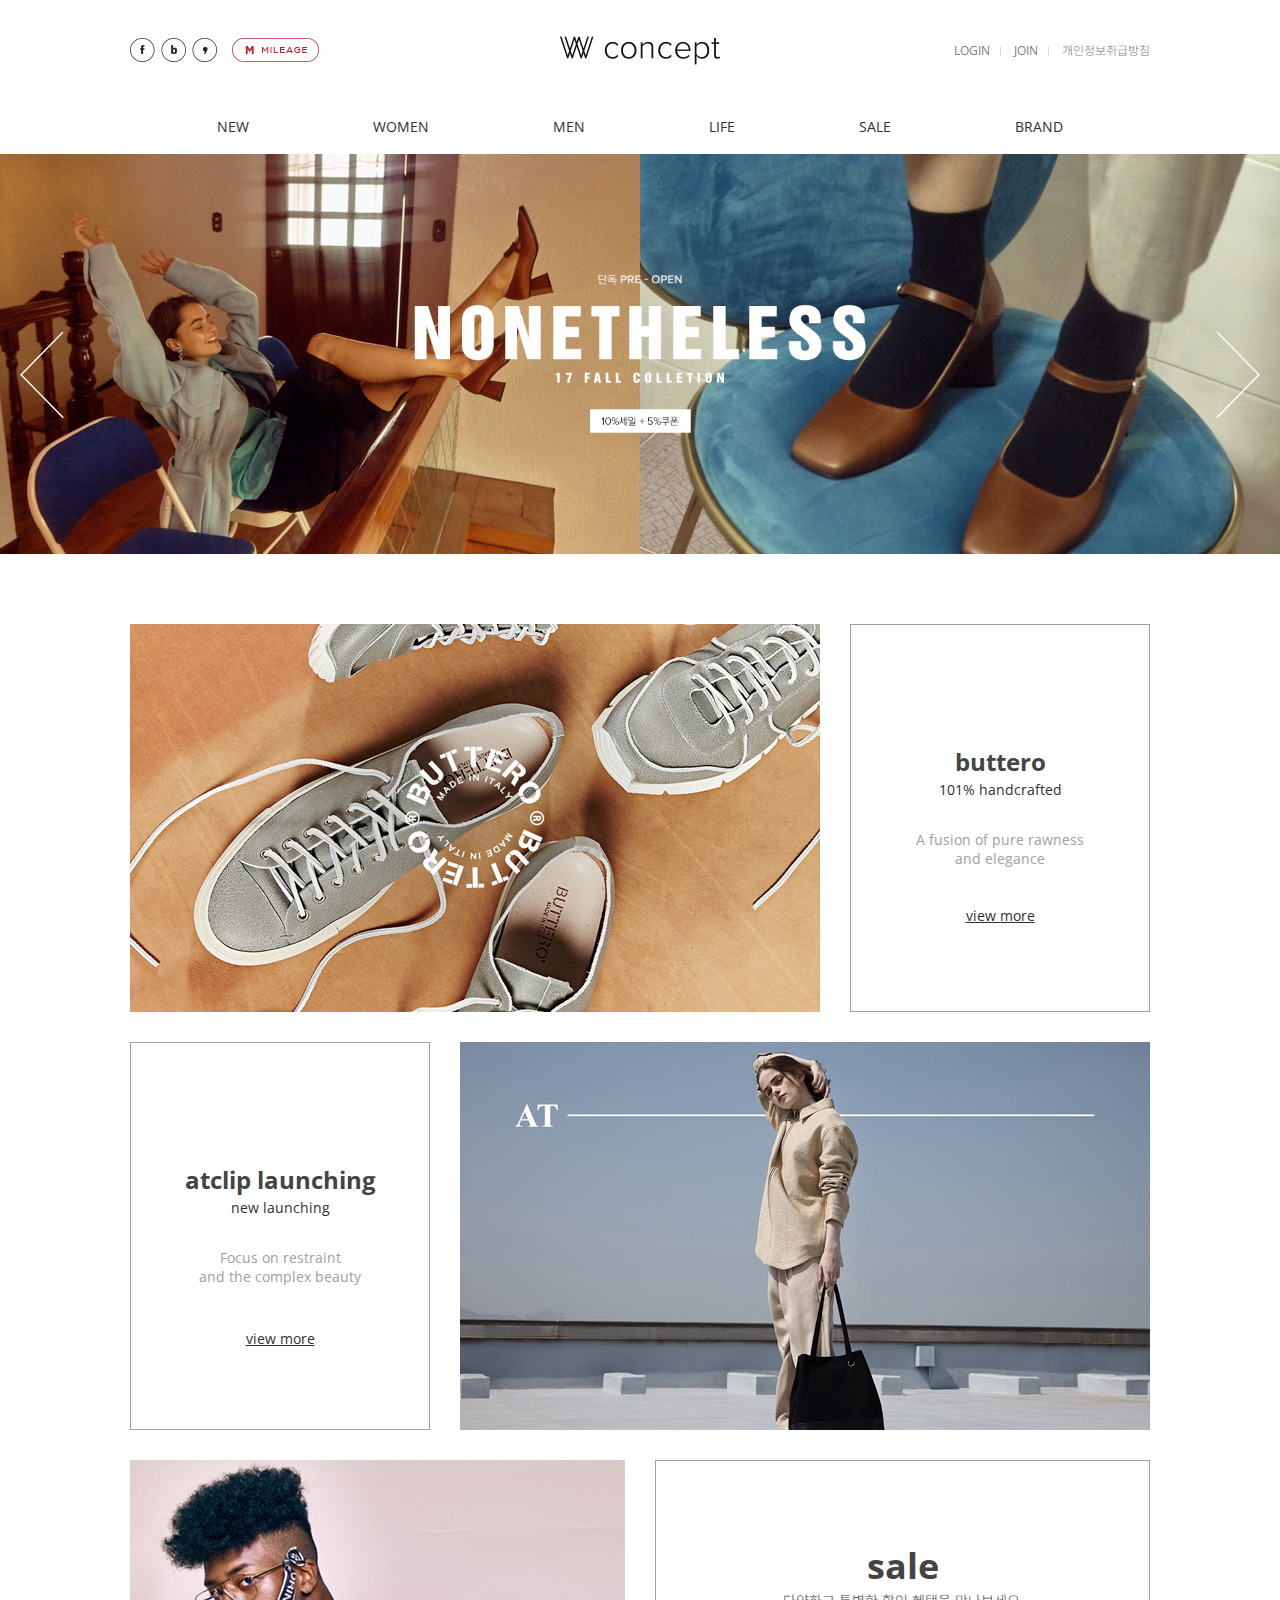
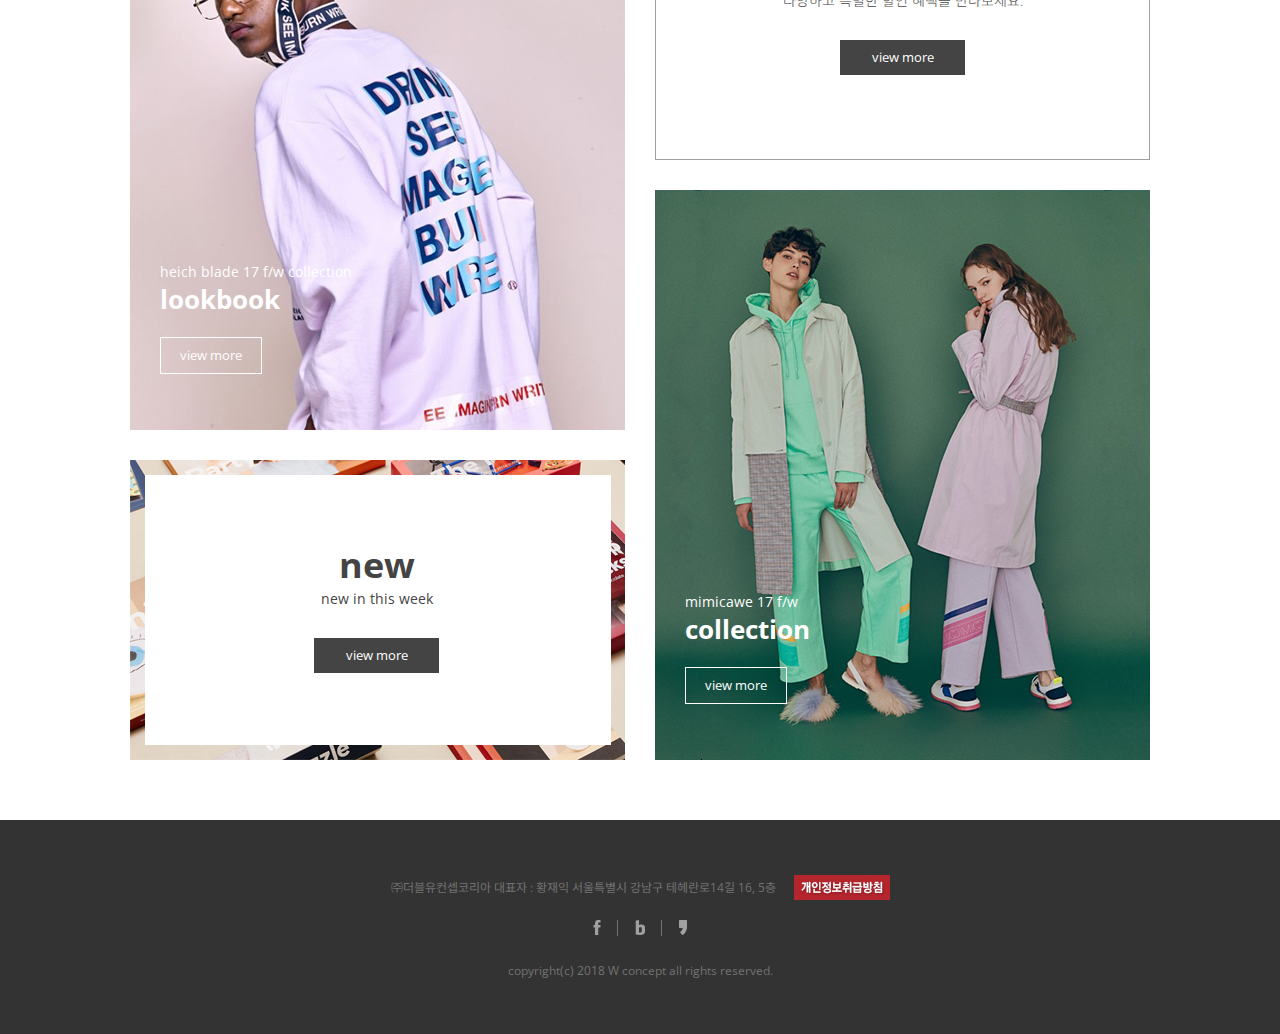
<file: project2/index.html>
<!DOCTYPE html>
<html lang="ko">
<head>
<title>W concept</title>
<meta charset="utf-8">
<meta name="viewport" content="width=device-width, initial-scale=1.0, maximum-scale=1">
<link rel="shortcut icon" type="image/x-icon" href="http://static.wconcept.co.kr/favicon.ico" sizes="16x16">
<link rel="icon" type="image/x-icon" href="http://static.wconcept.co.kr/favicon.ico" sizes="16x16">
<link rel="stylesheet" href="http://fonts.googleapis.com/css?family=Open+Sans:400,300,300italic,400italic,600,600italic,700,700italic,800,800italic">
<link rel="stylesheet" href="https://fonts.googleapis.com/css2?family=Noto+Sans+KR:wght@100;300;400&display=swap">
<link rel="stylesheet" href="css/reset.css">
<link rel="stylesheet" href="css/style.css">
<script src="http://code.jquery.com/jquery-1.10.1.min.js"></script>
<script src="js/main.js"></script>
<!-- http://www.wconcept.co.kr -->
</head>

<body>
<div class="container">
	<div id="skip_navi" class="skip_navi">
		<div class="skip_wrap">
			<a href="#section1">본문 내용 바로가기</a>
			<a href="#nav">주 메뉴 바로가기</a>
		</div>
	</div>
	<div class="header">
		<div class="signature"><a href=""><img src="images/logo.png" alt="logo"></a></div>
		<div class="social">
			<ul>
				<li><a href=""><img src="images/social_icon1.gif" alt=""></a></li>
				<li><a href=""><img src="images/social_icon2.gif" alt=""></a></li>
				<li><a href=""><img src="images/social_icon3.gif" alt=""></a></li>
			</ul>
			<div class="mileage_btn"><a href=""><img src="images/btn_mileage.gif" alt=""></a></div>
		</div>
		<div class="location">
			<ul>
				<li><a href="">Login</a></li>
				<li><a href="">Join</a></li>
				<li><a href="">개인정보취급방침</a></li>
			</ul>
		</div>
	</div>
	<div id="nav" class="nav">
		<ul>
			<li>
				<a href="">NEW</a>
				<ul class="sub">
					<li><a href="">ARRIVED</a></li>
					<li><a href="">NEW</a></li>
				</ul>
			</li>
			<li>
				<a href="">WOMEN</a>
				<ul class="sub">
					<li><a href="">APPAREL</a></li>
					<li><a href="">SHOES</a></li>
					<li><a href="">BAGS</a></li>
					<li><a href="">ACCESSORIES</a></li>
				</ul>
			</li>
			<li>
				<a href="">MEN</a>
				<ul class="sub">
					<li><a href="">APPAREL</a></li>
					<li><a href="">SHOES</a></li>
					<li><a href="">BAG & ACC</a></li>
				</ul>
			</li>
			<li>
				<a href="">LIFE</a>
				<ul class="sub">
					<li><a href="">APARTMENT</a></li>
					<li><a href="">ELECTRONICS</a></li>
					<li><a href="">CULTURE</a></li>
					<li><a href="">BEAUTY</a></li>
				</ul>
			</li>
			<li>
				<a href="">SALE</a>
				<ul class="sub">
					<li><a href="">SALE</a></li>
					<li><a href="">SALE EVENT</a></li>
				</ul>
			</li>
			<li>
				<a href="">BRAND</a>
				<ul class="sub">
					<li><a href="">EXCLUSIVE</a></li>
					<li><a href="">TOP</a></li>
				</ul>
			</li>
		</ul>
	</div>
	<div class="hero">
		<ul class="gallery">
			<li><img src="images/key1.jpg" alt=""></li>
			<li><img src="images/key2.jpg" alt=""></li>
			<li><img src="images/key3.jpg" alt=""></li>
			<li><img src="images/key4.jpg" alt=""></li>
		</ul>
		<ul class="direction_nav">
			<li class="left"><a href="" title="left"><img src="images/btn_left.png" alt="left"></a></li>
			<li class="right"><a href="" title="right"><img src="images/btn_right.png" alt="right"></a></li>
		</ul>
	</div>
	<section id="section1">
		<div class="pro_top">
			<a href="" class="buttero_img"></a>
			<a href="" class="buttero_txt">
				<h4>buttero</h4>
				<span>101% handcrafted</span>
				<p>A fusion of pure rawness <br>and elegance</p>
				<span class="button">view more</span>
			</a>
		</div>
		<div class="pro_bottom">
			<a href="" class="atclip_txt">
				<h4>atclip launching</h4>
				<span>new launching</span>
				<p>Focus on restraint <br>and the complex beauty</p>
				<span class="button">view more</span>
			</a>
			<a href="" class="atclip_img"></a>
		</div>
	</section>
	<section id="section2">
		<div class="left_cont">
			<a href="" class="heich">
				<img src="images/heich.jpg" alt="heich">
				<div class="heich_txt">
					<p>heich blade 17 f/w collection</p>
					<h4>lookbook</h4>
					<span class="button">view more</span>
				</div>
			</a>
			<a href="" class="new">
				<img src="images/new.png" alt="new">
				<div class="new_txt">
					<h4>new</h4>
					<p>new in this week</p>
					<span class="button">view more</span>
				</div>
			</a>
		</div>
		<div class="right_cont">
			<a href="" class="sale">
				<h4>sale</h4>
				<p>다양하고 특별한 할인 혜택을 만나보세요.</p>
				<span class="button">view more</span>
			</a>
			<a href="" class="mimic">
				<img src="images/mimic.jpg" alt="mimic">
				<div class="mimic_txt">
					<p>mimicawe 17 f/w</p>
					<h4>collection</h4>
					<span class="button">view more</span>
				</div>
			</a>
		</div>
	</section>
	<footer id="footer">
		<div class="footer_cont">
			<span>㈜더블유컨셉코리아 대표자 : 황재익 서울특별시 강남구 테헤란로14길 16, 5층 </span>
			<a href=""><img src="images/private_ot.png" alt="private_ot"></a>
			<div class="sns">
				<ul>
					<li><a href=""><img src="images/facebook_ot.png" alt="facebook"></a></li>
					<li><a href=""><img src="images/blog_ot.png" alt="blog"></a></li>
					<li><a href=""><img src="images/kakao_ot.png" alt="kakao"></a></li>
				</ul>
			</div>
			<p>copyright(c) 2018 W concept all rights reserved.</p>
		</div>
	</footer>
</div>
</body>
</html>
</file>
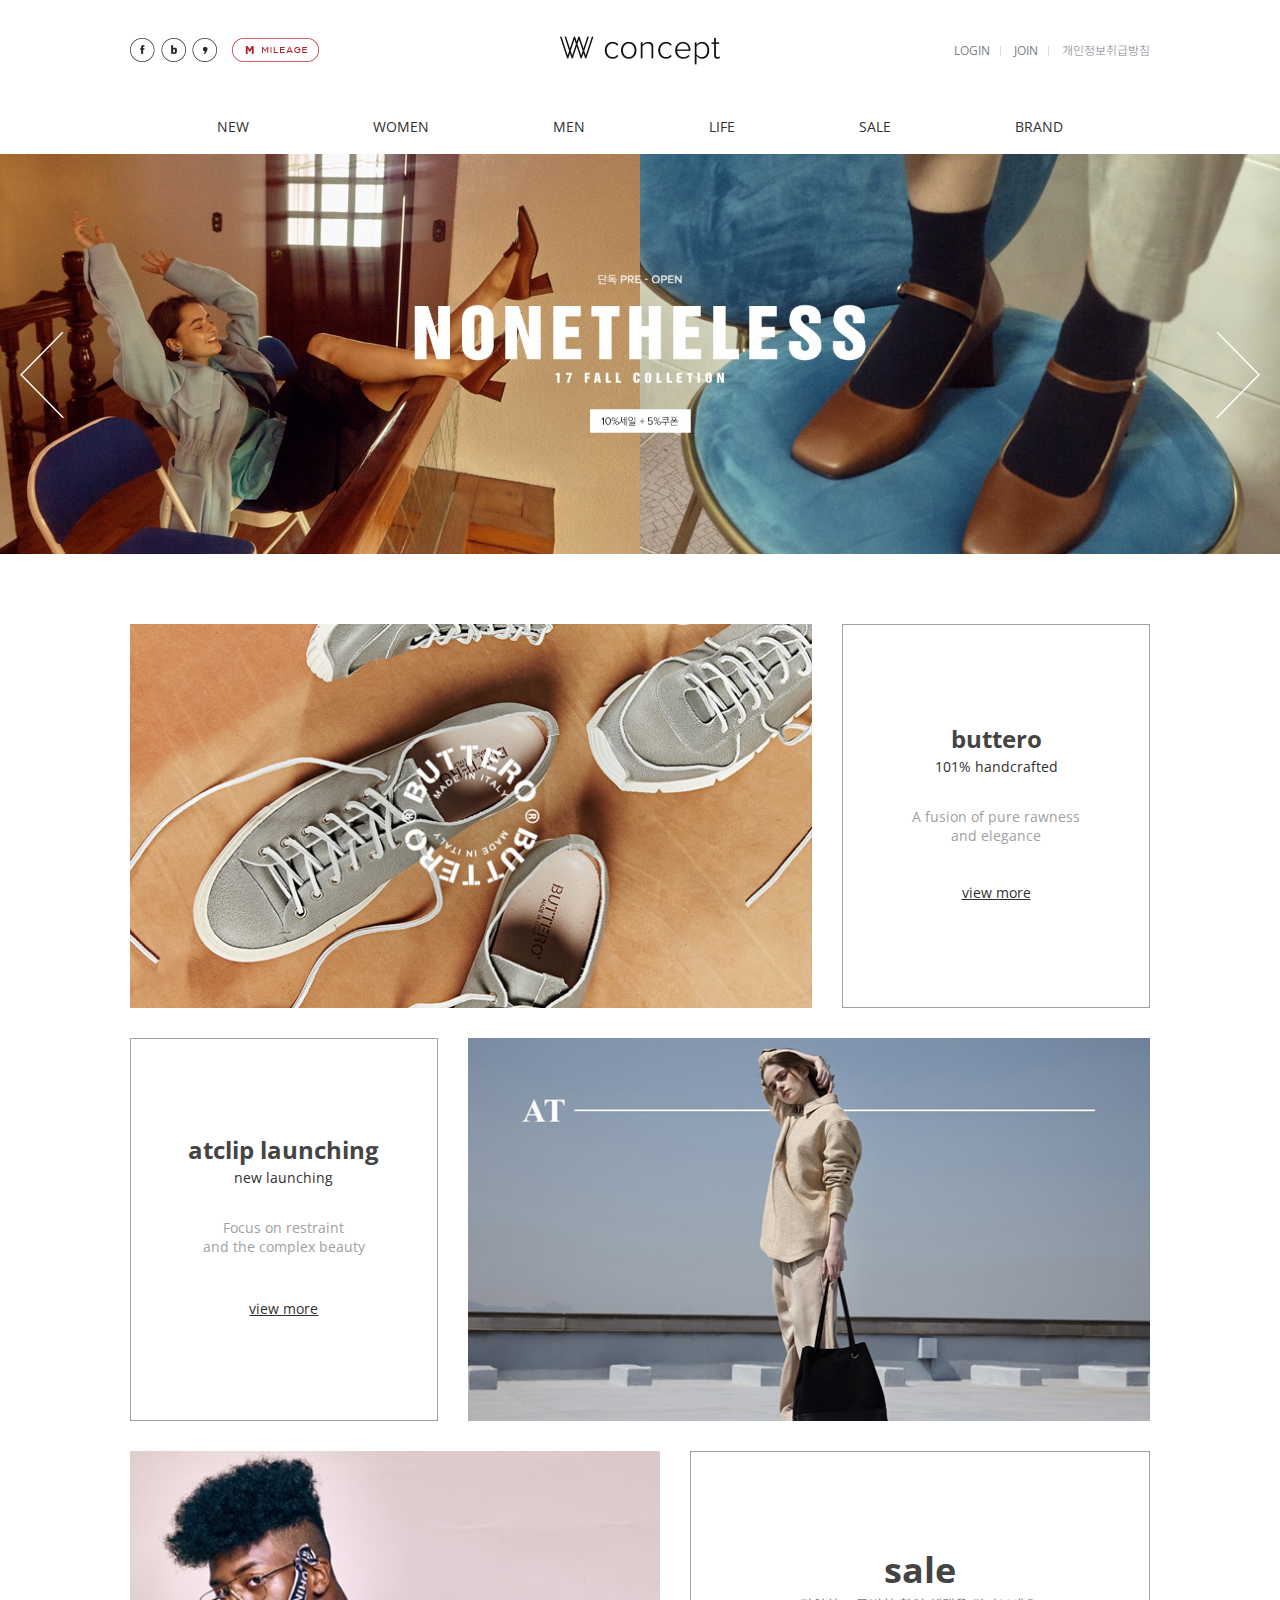
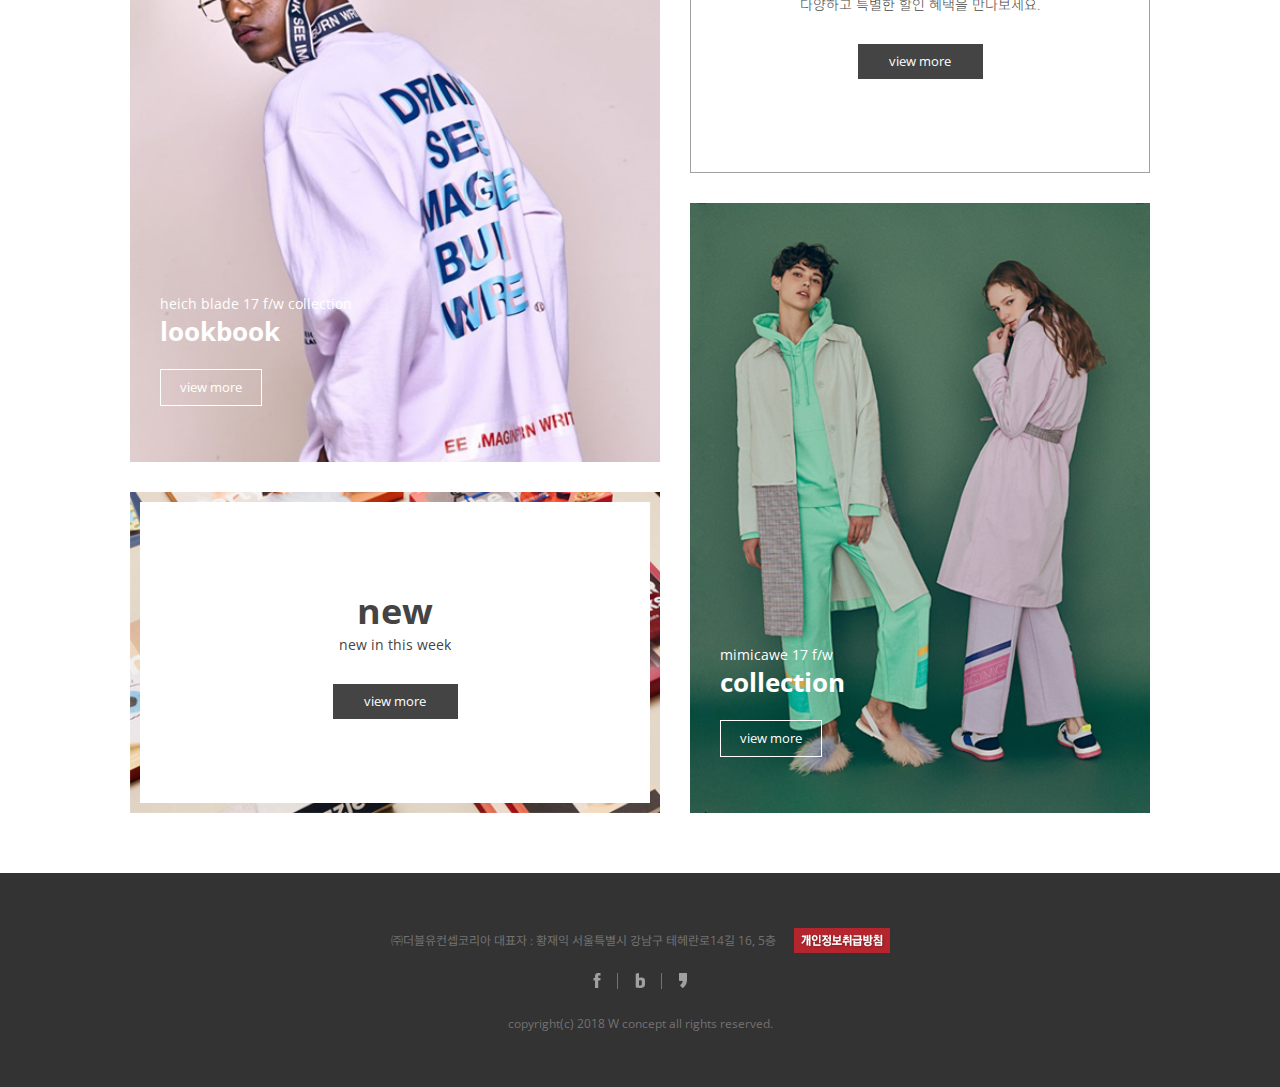
<file: project2/responsive/index.html>
<!DOCTYPE html>
<html lang="ko">
<head>
<title>W concept</title>
<meta charset="utf-8">
<meta name="viewport" content="width=device-width, initial-scale=1.0, maximum-scale=1">
<link rel="shortcut icon" type="image/x-icon" href="http://static.wconcept.co.kr/favicon.ico" sizes="16x16">
<link rel="icon" type="image/x-icon" href="http://static.wconcept.co.kr/favicon.ico" sizes="16x16">
<link rel="stylesheet" href="http://fonts.googleapis.com/css?family=Open+Sans:400,300,300italic,400italic,600,600italic,700,700italic,800,800italic">
<link rel="stylesheet" href="https://fonts.googleapis.com/css2?family=Noto+Sans+KR:wght@100;300;400&display=swap">
<link rel="stylesheet" href="css/reset.css">
<link rel="stylesheet" href="css/style.css">
<script src="http://code.jquery.com/jquery-1.10.1.min.js"></script>
<script src="js/main.js"></script>
<!-- http://www.wconcept.co.kr -->
</head>

<body>
<div class="container">
	<div id="skip_navi" class="skip_navi">
		<div class="skip_wrap">
			<a href="#section1">본문 내용 바로가기</a>
			<a href="#nav">주 메뉴 바로가기</a>
		</div>
	</div>
	<div class="header">
		<div class="signature"><a href=""><img src="images/logo.png" alt="logo"></a></div>
		<div class="social">
			<ul>
				<li><a href=""><img src="images/social_icon1.gif" alt=""></a></li>
				<li><a href=""><img src="images/social_icon2.gif" alt=""></a></li>
				<li><a href=""><img src="images/social_icon3.gif" alt=""></a></li>
			</ul>
			<div class="mileage_btn"><a href=""><img src="images/btn_mileage.gif" alt=""></a></div>
		</div>
		<div class="location">
			<ul>
				<li><a href="">Login</a></li>
				<li><a href="">Join</a></li>
				<li><a href="">개인정보취급방침</a></li>
			</ul>
		</div>
	</div>
	<div id="nav" class="nav">
		<ul>
			<li>
				<a href="">NEW</a>
				<ul class="sub">
					<li><a href="">ARRIVED</a></li>
					<li><a href="">NEW</a></li>
				</ul>
			</li>
			<li>
				<a href="">WOMEN</a>
				<ul class="sub">
					<li><a href="">APPAREL</a></li>
					<li><a href="">SHOES</a></li>
					<li><a href="">BAGS</a></li>
					<li><a href="">ACCESSORIES</a></li>
				</ul>
			</li>
			<li>
				<a href="">MEN</a>
				<ul class="sub">
					<li><a href="">APPAREL</a></li>
					<li><a href="">SHOES</a></li>
					<li><a href="">BAG & ACC</a></li>
				</ul>
			</li>
			<li>
				<a href="">LIFE</a>
				<ul class="sub">
					<li><a href="">APARTMENT</a></li>
					<li><a href="">ELECTRONICS</a></li>
					<li><a href="">CULTURE</a></li>
					<li><a href="">BEAUTY</a></li>
				</ul>
			</li>
			<li>
				<a href="">SALE</a>
				<ul class="sub">
					<li><a href="">SALE</a></li>
					<li><a href="">SALE EVENT</a></li>
				</ul>
			</li>
			<li>
				<a href="">BRAND</a>
				<ul class="sub">
					<li><a href="">EXCLUSIVE</a></li>
					<li><a href="">TOP</a></li>
				</ul>
			</li>
		</ul>
	</div>
	<div class="hero">
		<ul class="gallery">
			<li><img src="images/key1.jpg" alt=""></li>
			<li><img src="images/key2.jpg" alt=""></li>
			<li><img src="images/key3.jpg" alt=""></li>
			<li><img src="images/key4.jpg" alt=""></li>
		</ul>
		<ul class="direction_nav">
			<li class="left"><a href="" title="left"><img src="images/btn_left.png" alt="left"></a></li>
			<li class="right"><a href="" title="right"><img src="images/btn_right.png" alt="right"></a></li>
		</ul>
	</div>
	<section id="section1">
		<div class="pro_top">
			<a href="" class="buttero_img"><img src="images/buttero.jpg" alt="buttero"></a><!-- responsive -->
			<a href="" class="buttero_txt">
				<div class="centered"><!-- responsive -->
					<h4>buttero</h4>
					<span>101% handcrafted</span>
					<p>A fusion of pure rawness <br>and elegance</p>
					<span class="button">view more</span>
				</div>
			</a>
		</div>
		<div class="pro_bottom">
			<a href="" class="atclip_txt">
				<div class="centered"><!-- responsive -->
					<h4>atclip launching</h4>
					<span>new launching</span>
					<p>Focus on restraint <br>and the complex beauty</p>
					<span class="button">view more</span>
				</div>
			</a>
			<a href="" class="atclip_img"><img src="images/atclip.jpg" alt="atclip"></a><!-- responsive -->
		</div>
	</section>
	<section id="section2">
		<div class="left_cont">
			<a href="" class="heich">
				<img src="images/heich.jpg" alt="heich">
				<div class="heich_txt">
					<p>heich blade 17 f/w collection</p>
					<h4>lookbook</h4>
					<span class="button">view more</span>
				</div>
			</a>
			<a href="" class="new">
				<!-- <img src="images/new.png" alt="new"> --><!-- responsive -->
				<div class="new_txt">
					<div class="centered"><!-- responsive -->
						<h4>new</h4>
						<p>new in this week</p>
						<span class="button">view more</span>
					</div>
				</div>
			</a>
		</div>
		<div class="right_cont">
			<a href="" class="sale">
				<div class="centered">
					<h4>sale</h4>
					<p>다양하고 특별한 할인 혜택을 만나보세요.</p>
					<span class="button">view more</span>
				</div>
			</a>
			<a href="" class="mimic">
				<img src="images/mimic.jpg" alt="mimic">
				<div class="mimic_txt">
					<p>mimicawe 17 f/w</p>
					<h4>collection</h4>
					<span class="button">view more</span>
				</div>
			</a>
		</div>
	</section>
	<footer id="footer">
		<div class="footer_cont">
			<span>㈜더블유컨셉코리아 대표자 : 황재익 서울특별시 강남구 테헤란로14길 16, 5층 </span>
			<a href=""><img src="images/private_ot.png" alt="private_ot"></a>
			<div class="sns">
				<ul>
					<li><a href=""><img src="images/facebook_ot.png" alt="facebook"></a></li>
					<li><a href=""><img src="images/blog_ot.png" alt="blog"></a></li>
					<li><a href=""><img src="images/kakao_ot.png" alt="kakao"></a></li>
				</ul>
			</div>
			<p>copyright(c) 2018 W concept all rights reserved.</p>
		</div>
	</footer>
</div>
</body>
</html>
</file>
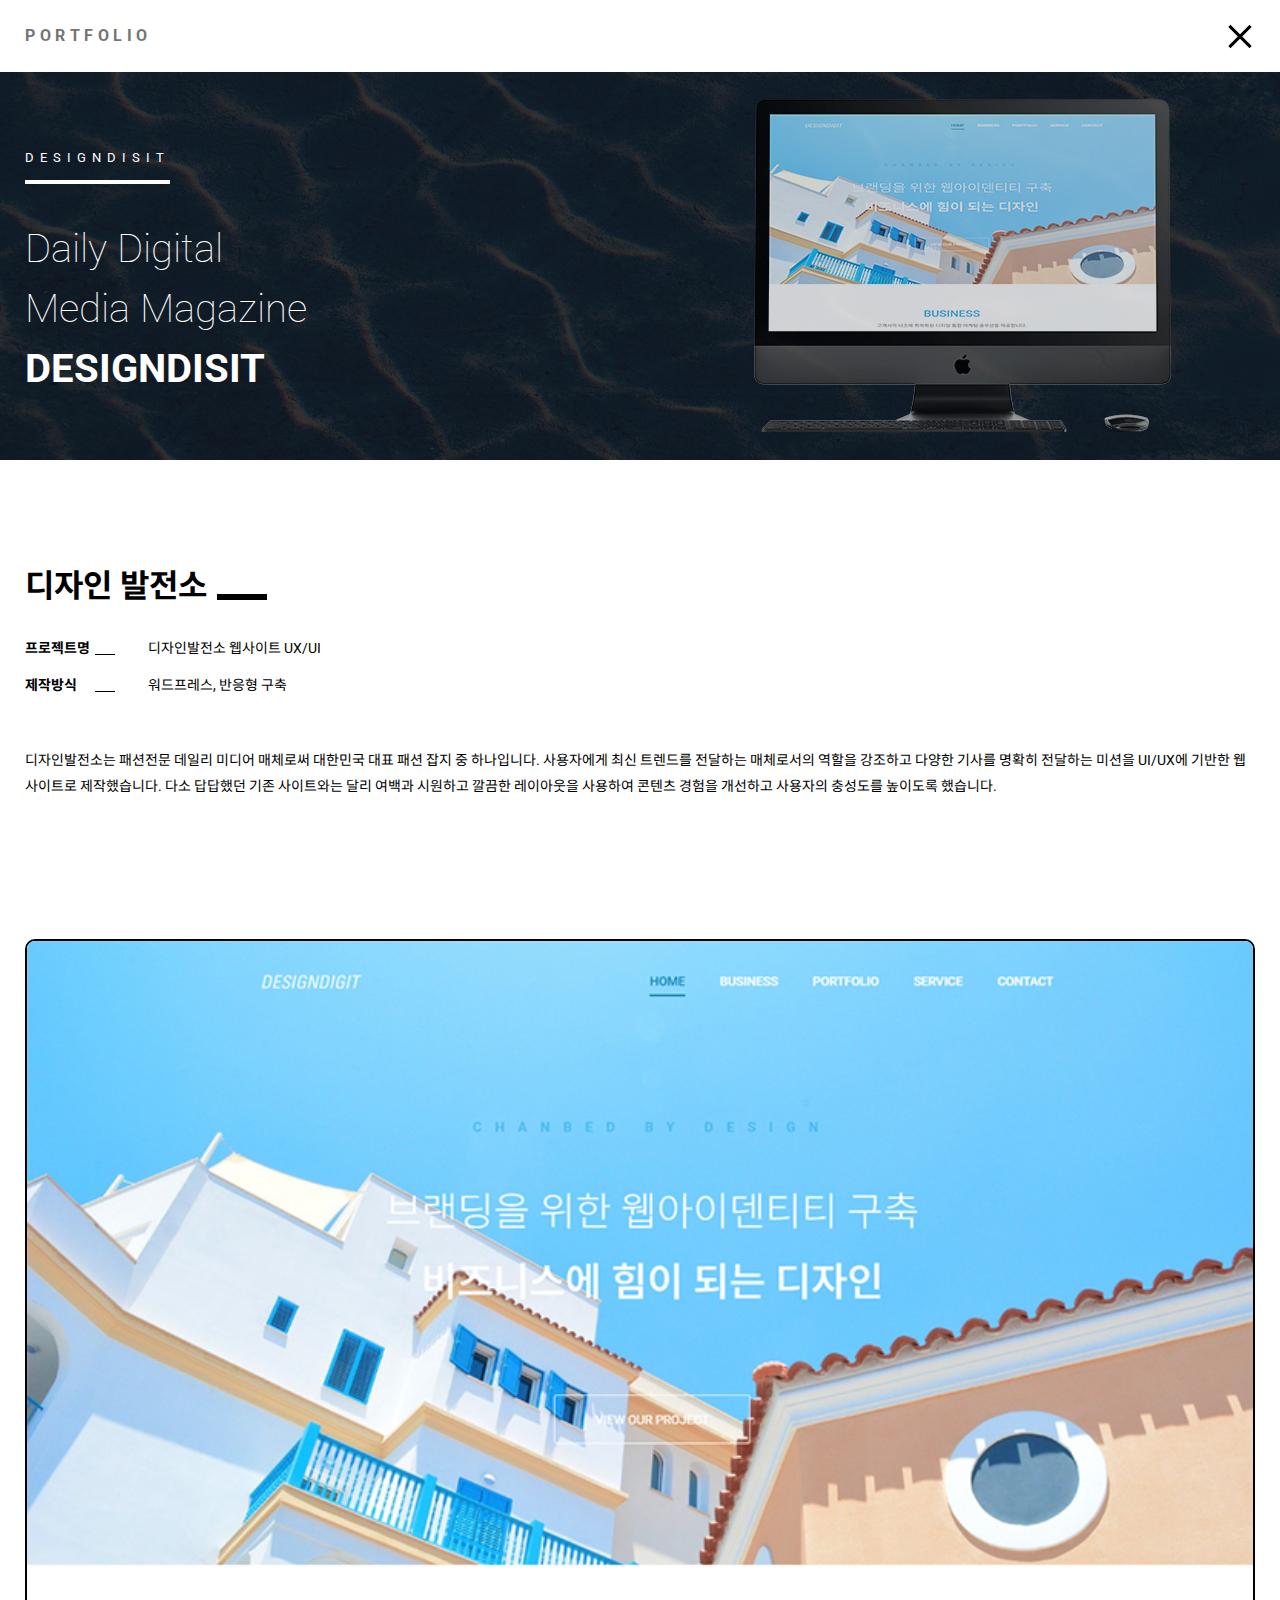
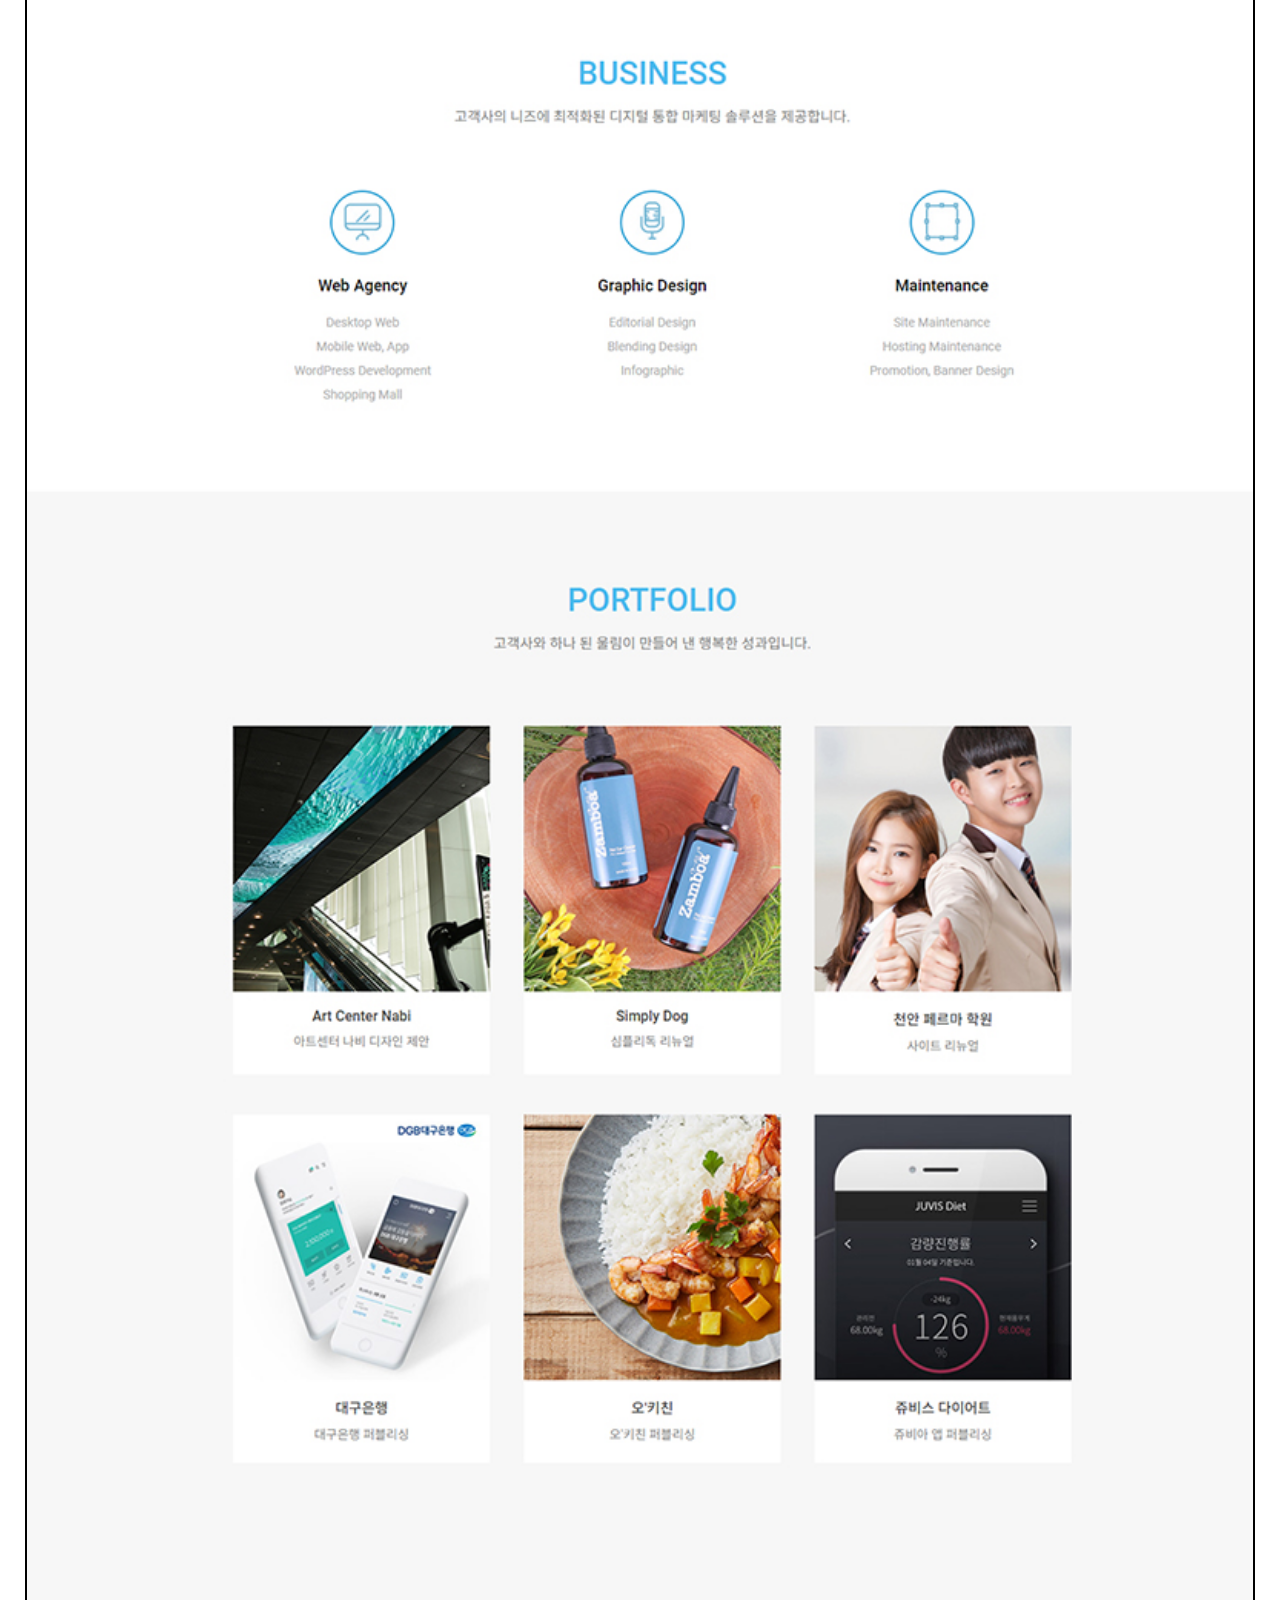
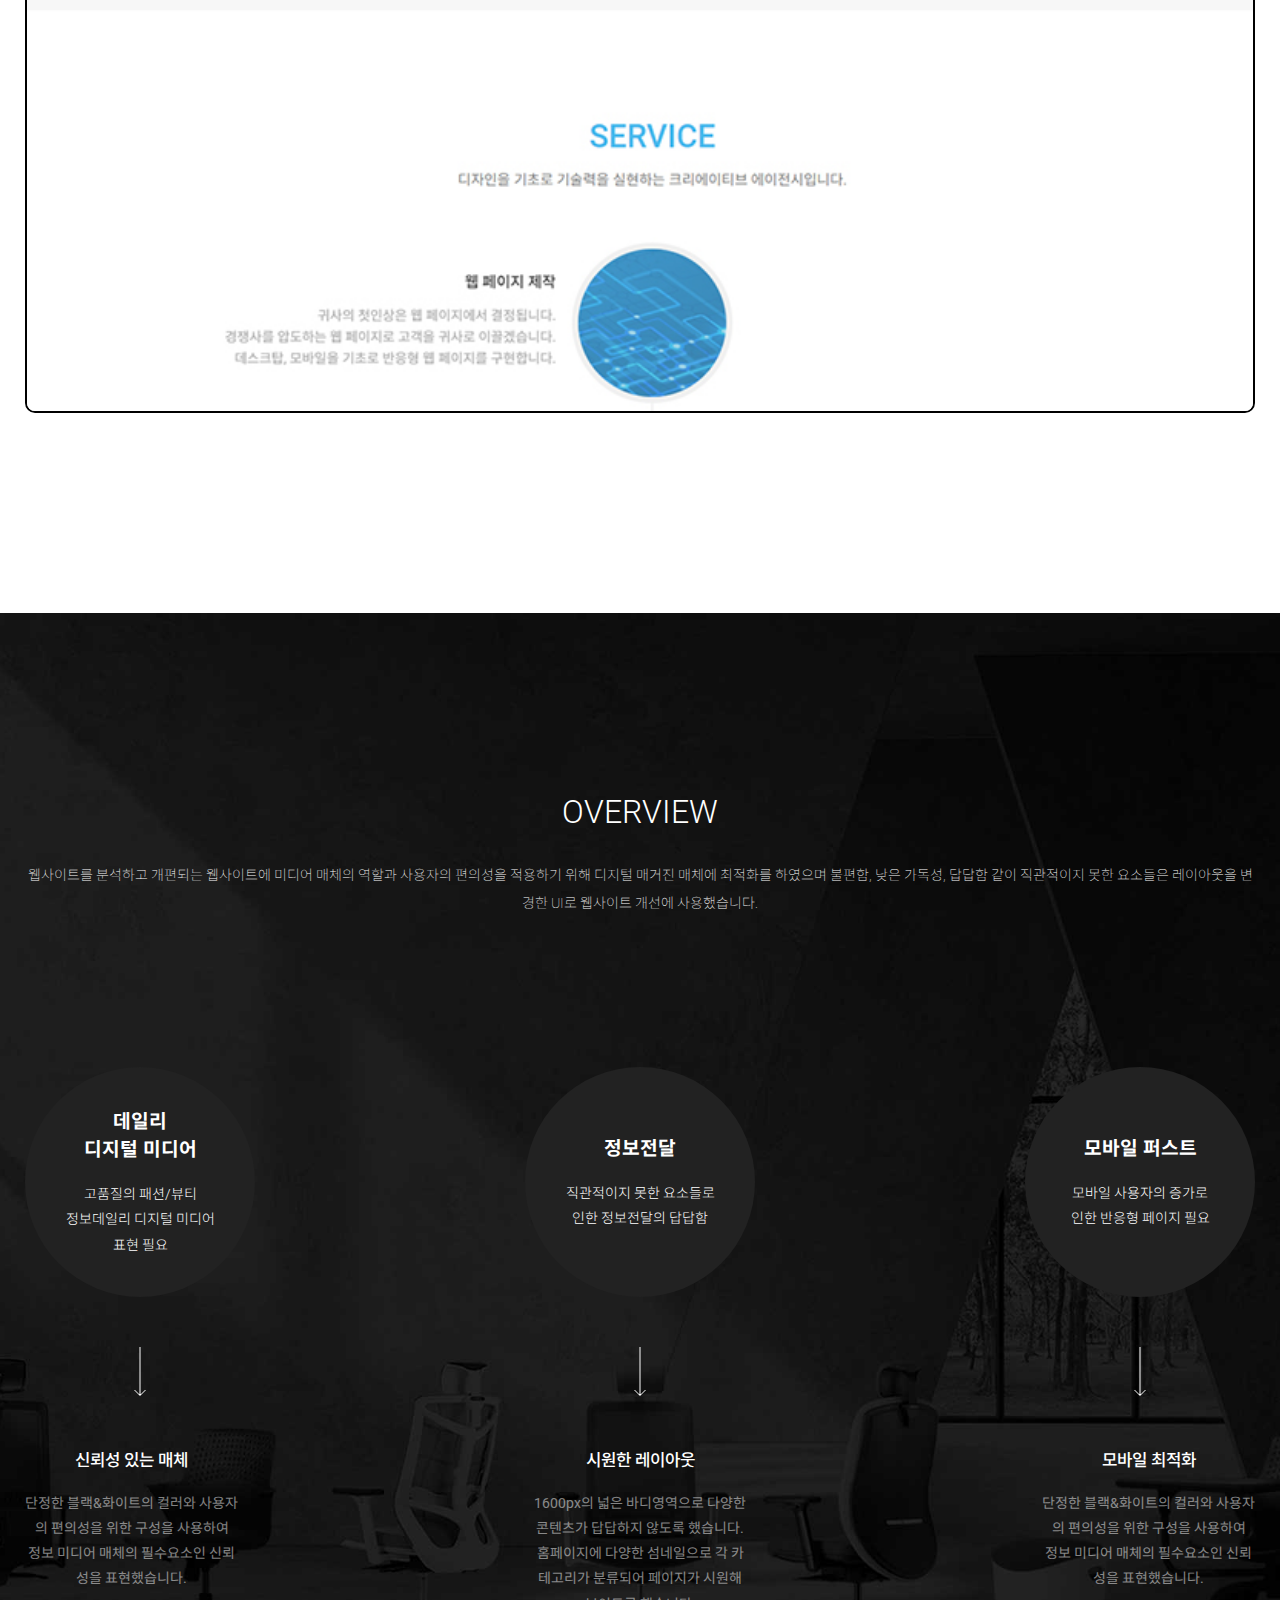
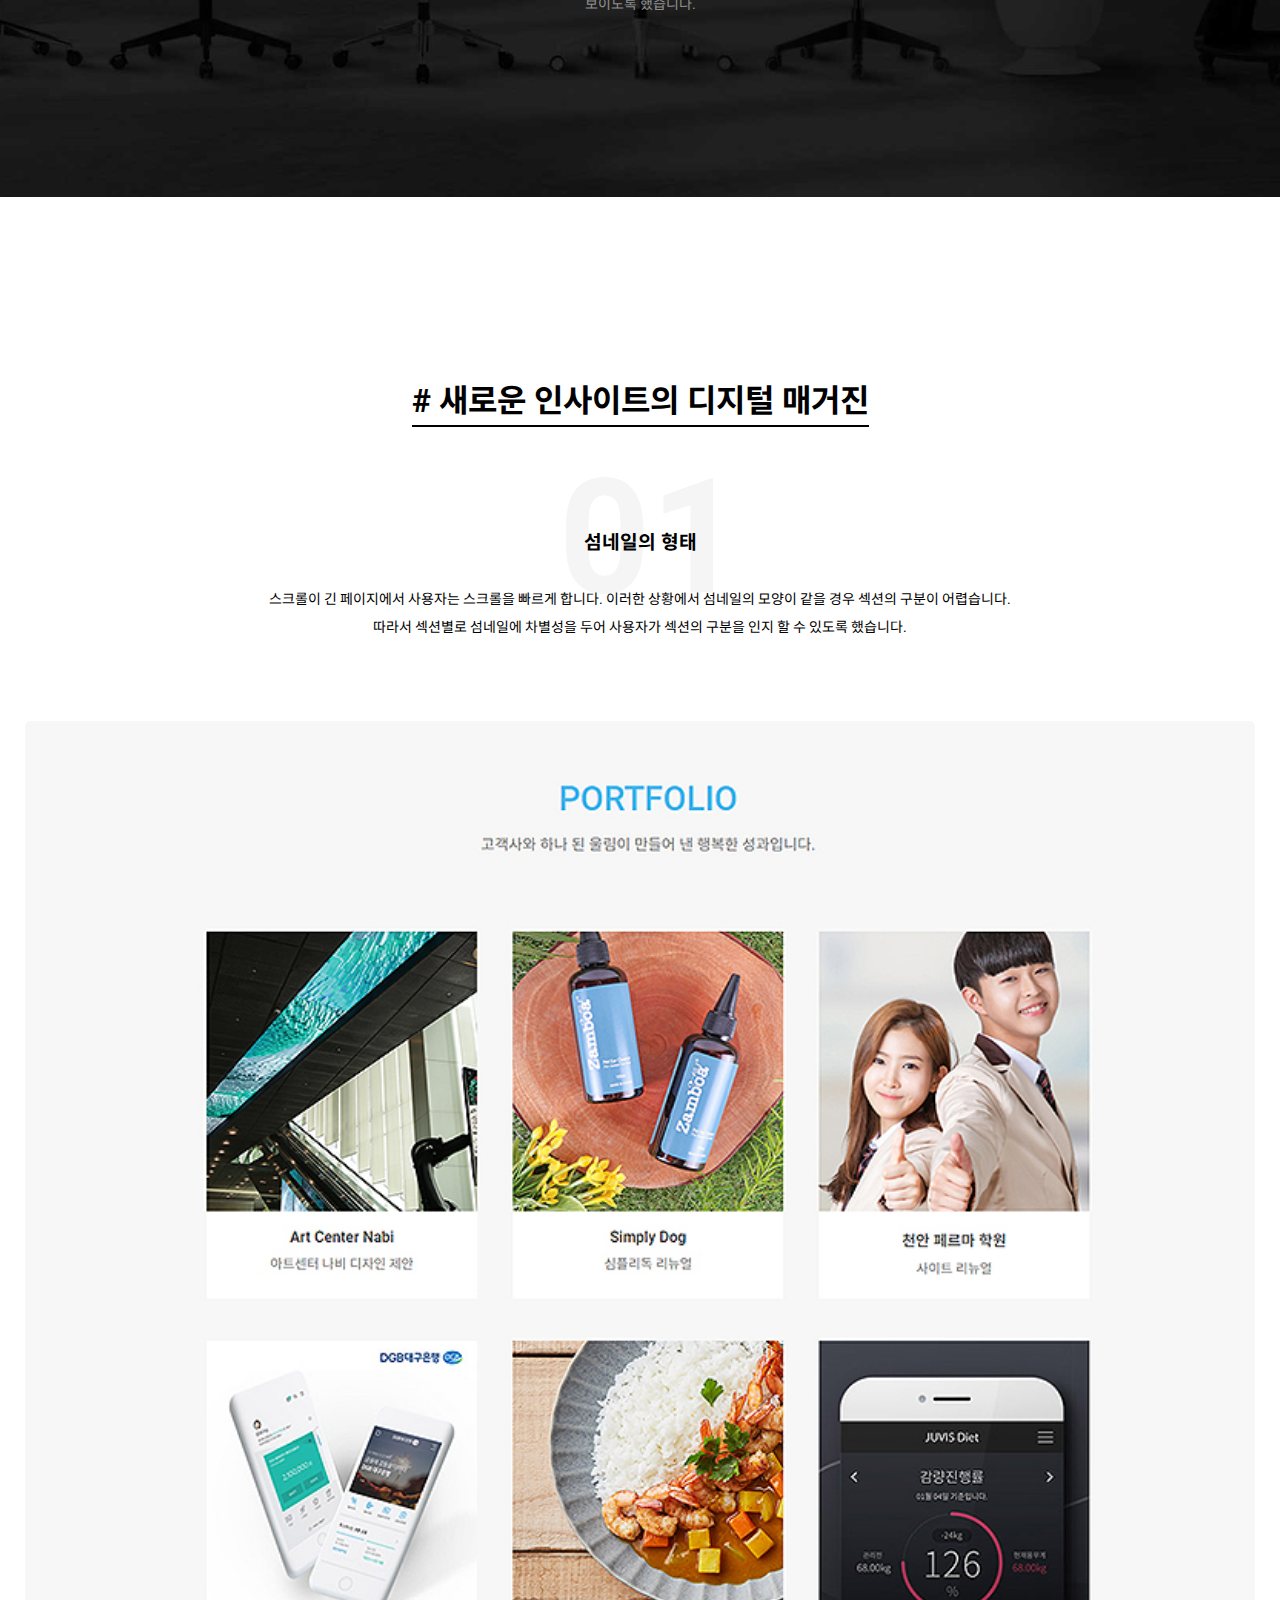
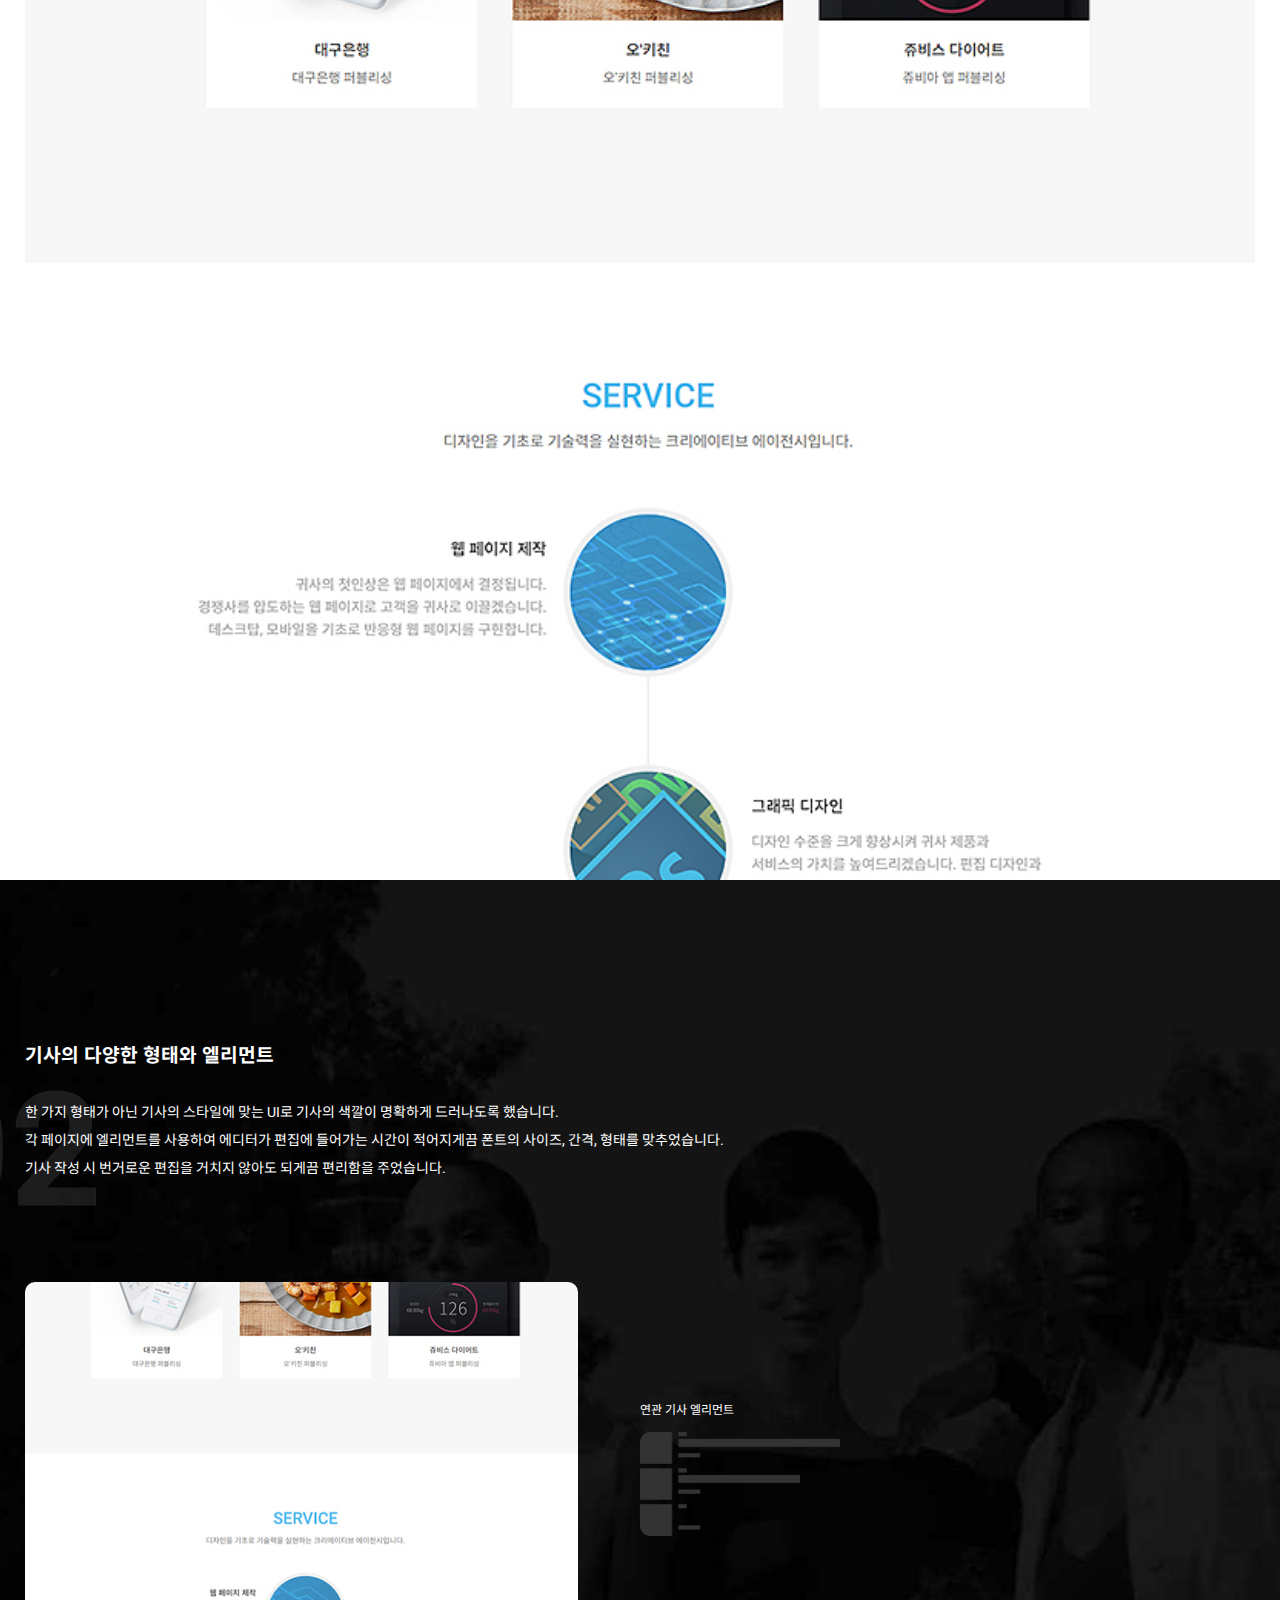
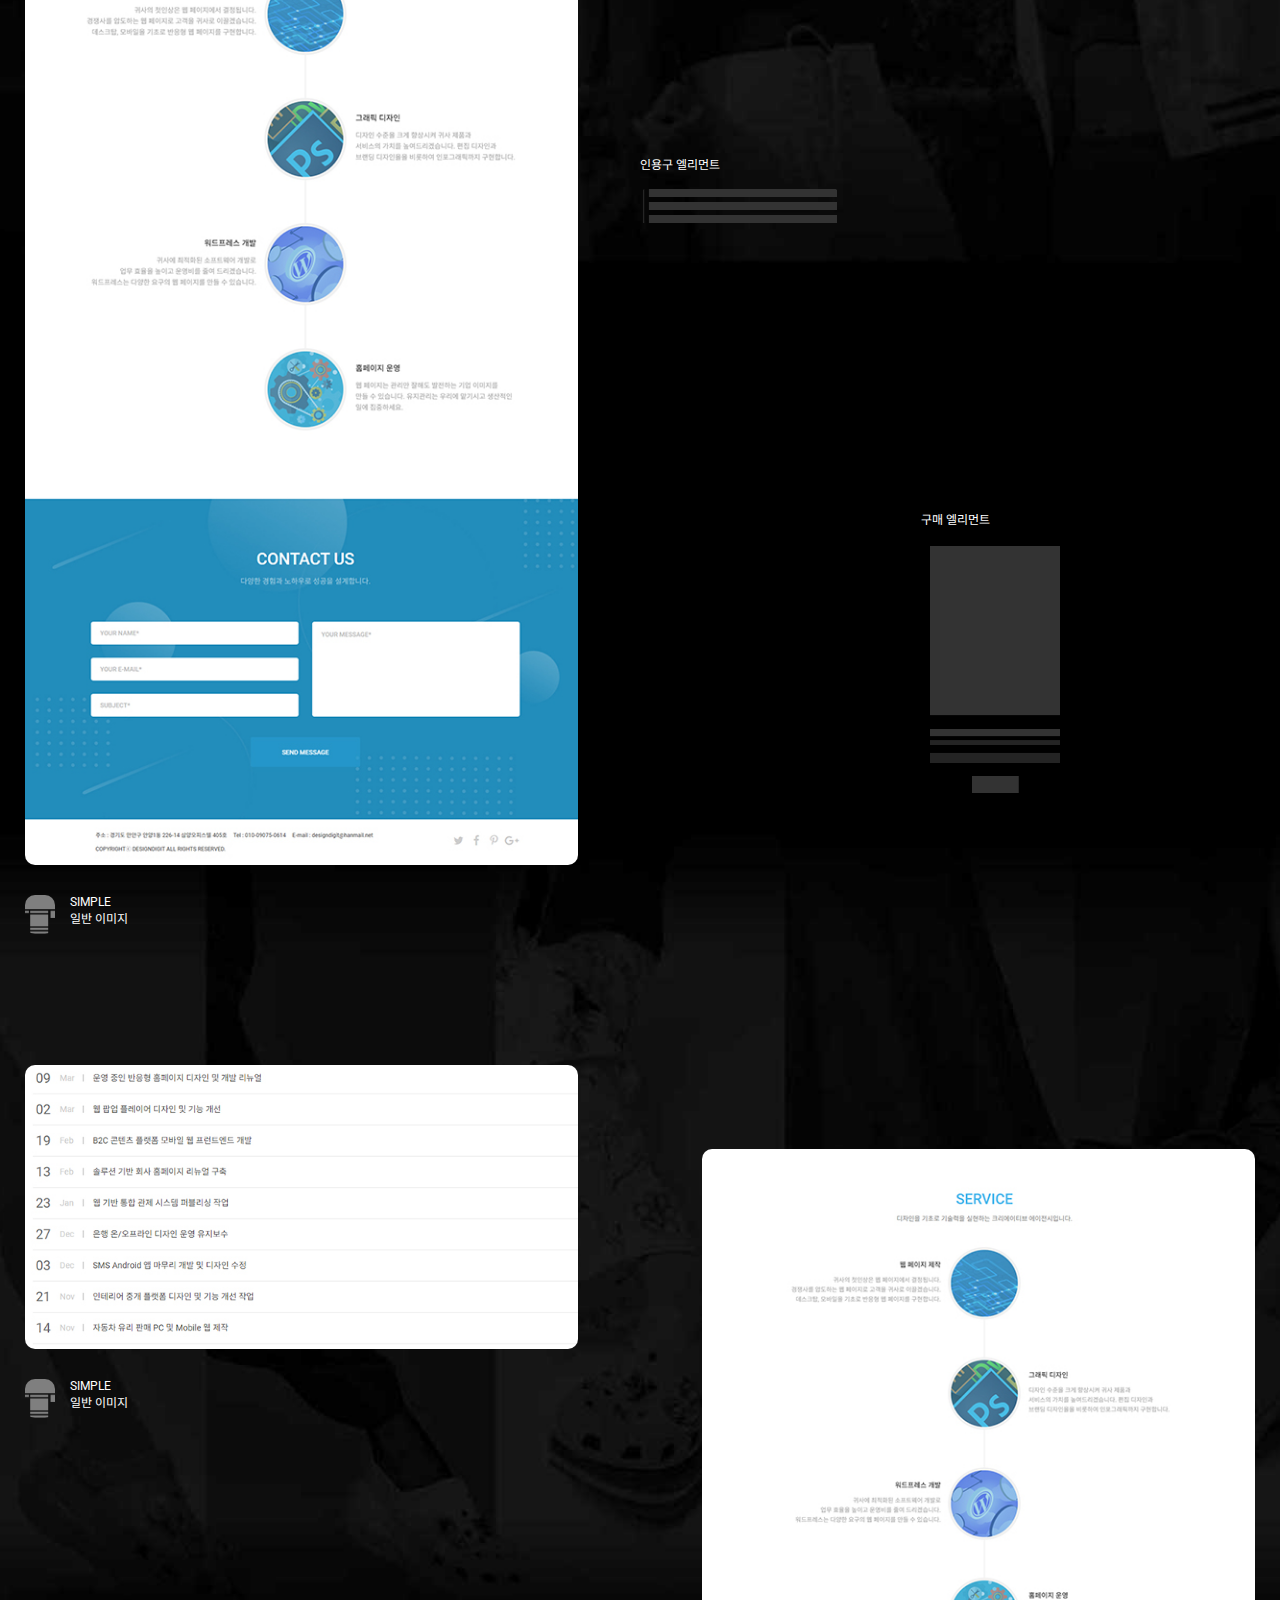
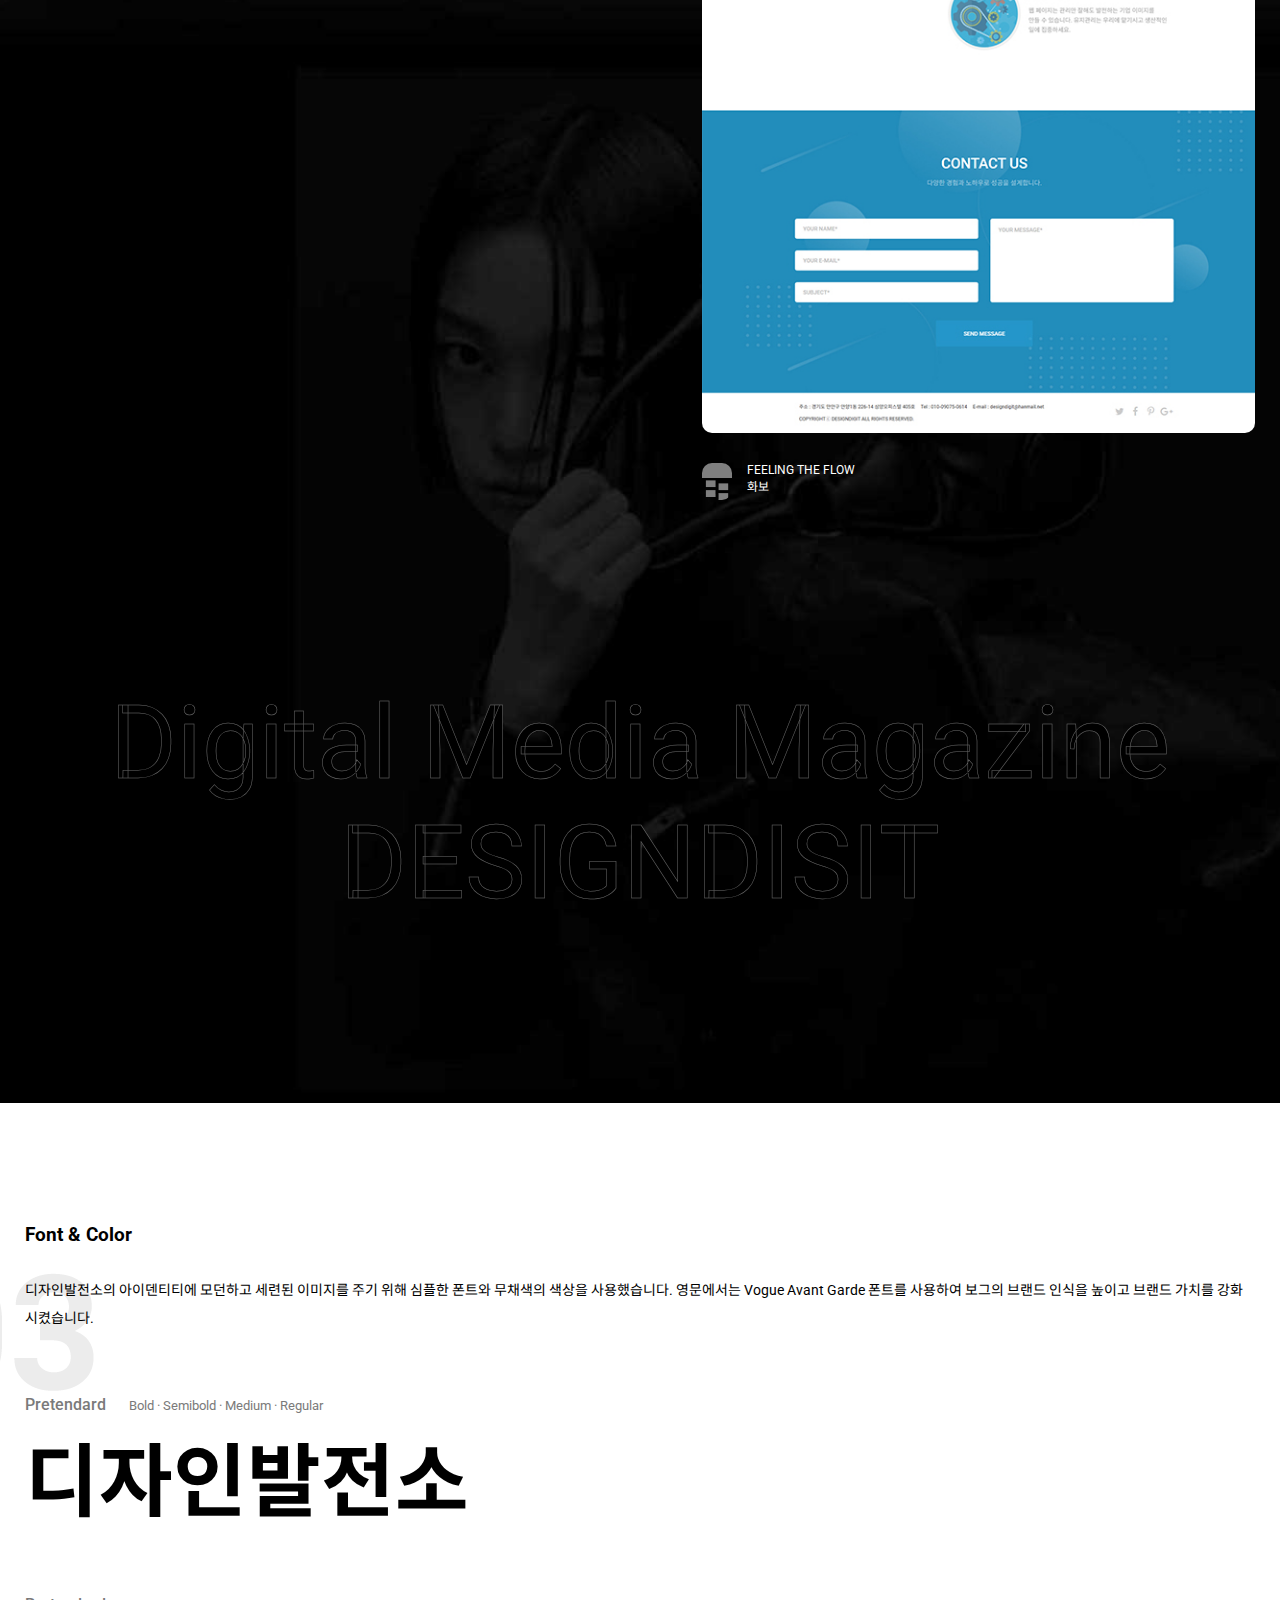
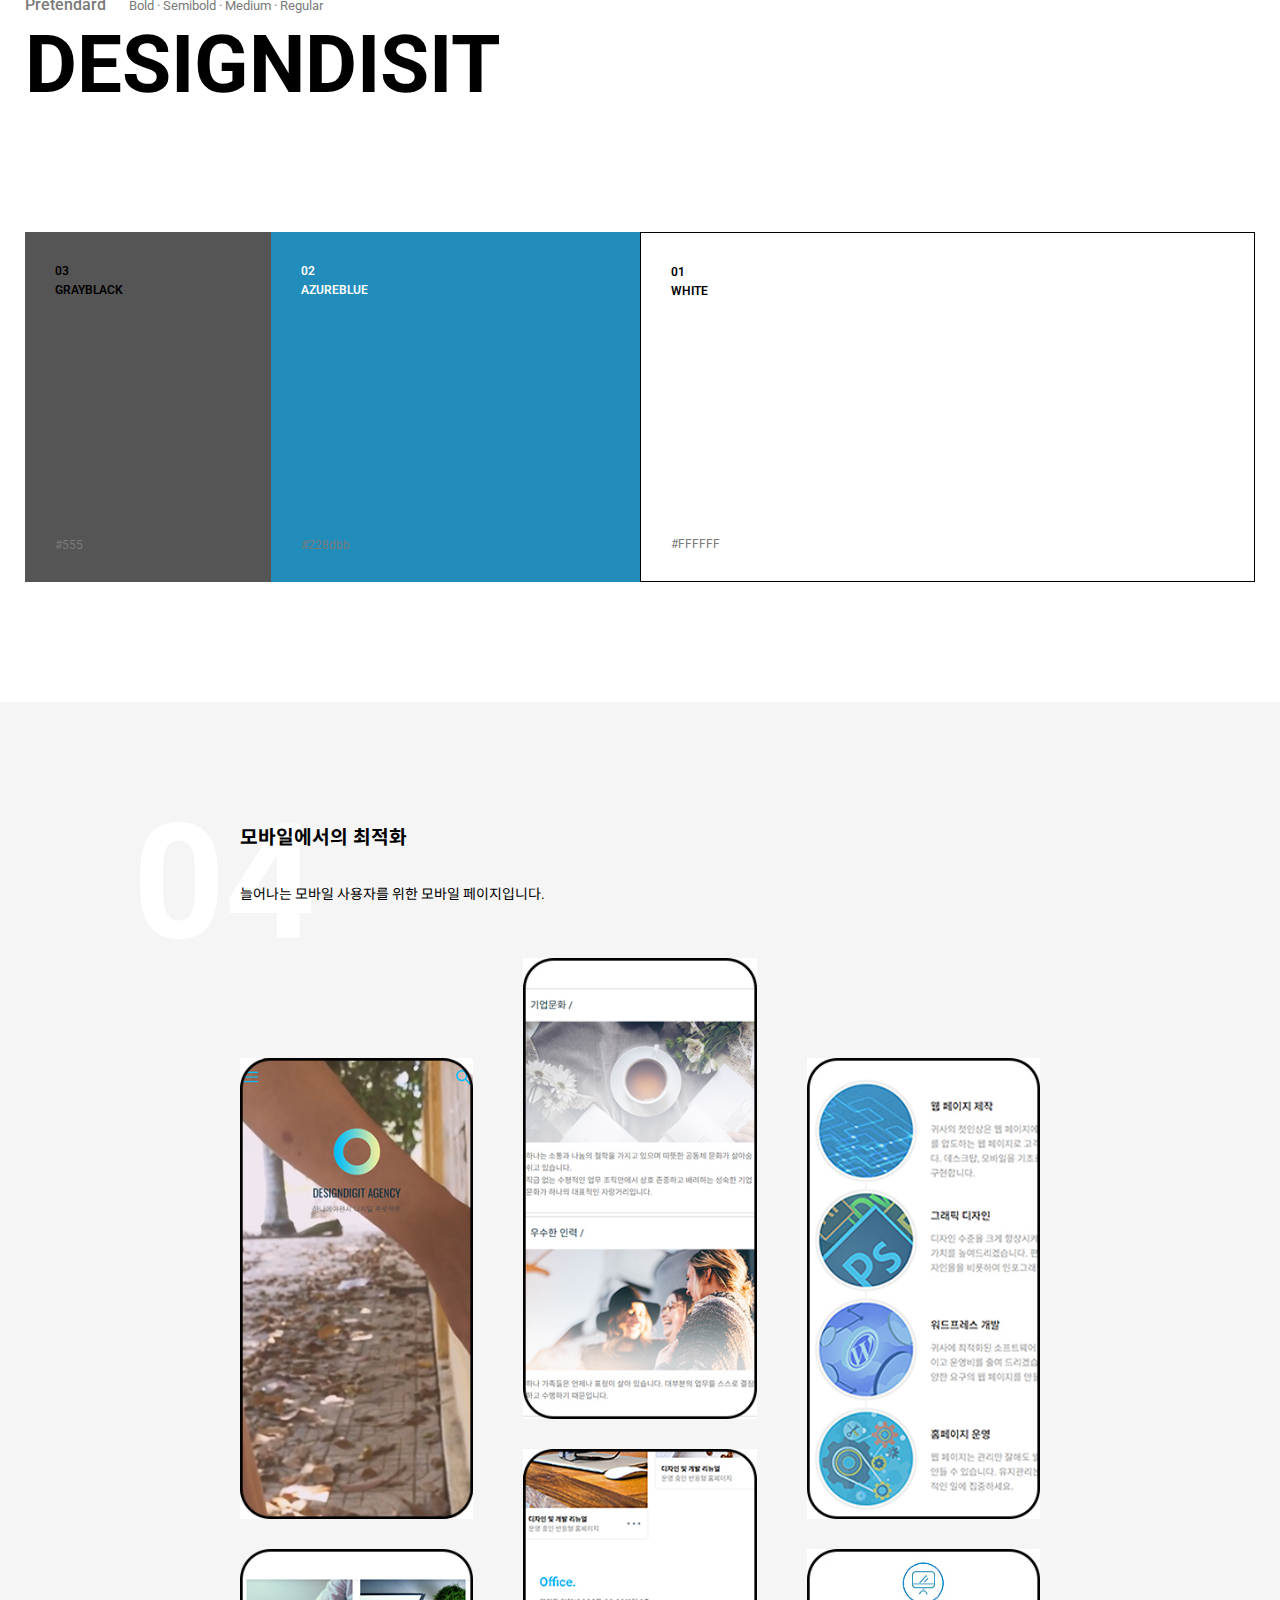
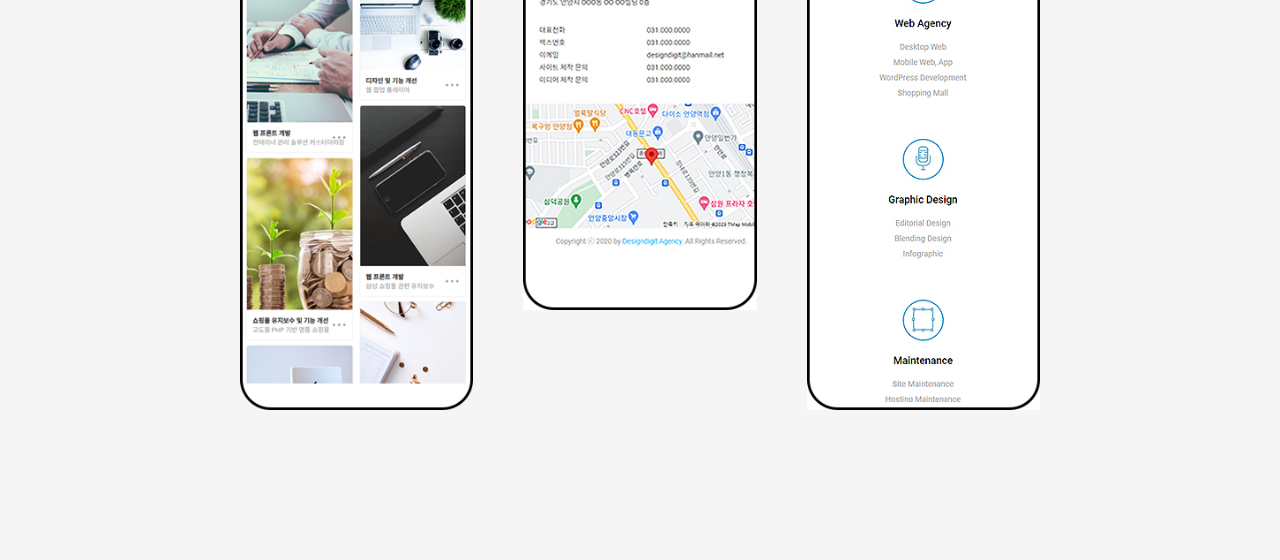
<file: style_guide/designdisit/index.html>
<!DOCTYPE html>
<html lang="ko">
<head>
<title>portfolio :: Portfolio Mockup</title>
<meta charset="utf-8">
<meta name="viewport" content="width=device-width, initial-scale=1.0, maximum-scale=1">
<link rel="stylesheet" href="https://fonts.googleapis.com/css2?family=Roboto:wght@100;300;400;500;700;900&display=swap">
<link rel="stylesheet" href="https://fonts.googleapis.com/css2?family=Noto+Sans+KR:wght@300;400;500;600&display=swap">
<link rel="stylesheet" href="https://site-assets.fontawesome.com/releases/v6.1.2/css/all.css">
<link rel="stylesheet" href="css/style.css">
</head>

<body>
<div class="wrapper">
	<div class="header">
		<h1><a href="">PORTFOLIO</a></h1>
		<a href="" class="tab">
			<span></span>
			<span></span>
		</a>
	</div>
	<section id="page1">
		<div class="slider">
			<div class="tag">DESIGNDISIT</div>
			<div class="title">
				<h2>
					Daily Digital<br>Media Magazine<br>
					<span>DESIGNDISIT</span>
				</h2>
			</div>
			<div class="direction">
				<a href="" class="prev">prev</a>
				<a href="" class="next">next</a>
			</div>
		</div>
		<div class="prologue">
			<div class="title">디자인 발전소</div>
			<div class="desc">
				<p>
					<strong>프로젝트명</strong>
					<span>디자인발전소 웹사이트 UX/UI</span>
				</p>
				<p>
					<strong>제작방식</strong>
					<span>워드프레스, 반응형 구축</span>
				</p>
				<p>
					디자인발전소는 패션전문 데일리 미디어 매체로써 대한민국 대표 패션 잡지 중 하나입니다. 
					사용자에게 최신 트렌드를 전달하는 매체로서의 역할을 강조하고 다양한 기사를 명확히 
					전달하는 미션을 UI/UX에 기반한 웹사이트로 제작했습니다.
					<span>다소 답답했던 기존 사이트와는 
					달리 여백과 시원하고 깔끔한 레이아웃을 사용하여 콘텐츠 경험을 개선하고 사용자의 
					충성도를 높이도록 했습니다.</span>
				</p>
			</div>
			<div class="modal">
				<img src="images/desktop_modal_1.jpg" alt="desktop modal">
			</div>
		</div>
	</section>
	<section id="page2">
		<div class="inner">
			<div class="overview">
				<div class="title">
					<h3>OVERVIEW</h3>
					<p>
						웹사이트를 분석하고 개편되는 웹사이트에 미디어 매체의 역할과 사용자의 편의성을 적용하기 위해
						디지털 매거진 매체에 최적화를 하였으며 불편함, 낮은 가독성, 답답함 
						같이 직관적이지 못한 요소들은 레이아웃을 변경한 UI로 웹사이트 개선에 사용했습니다.
					</p>
				</div>
				<div class="content">
					<div class="top">
						<ul>
							<li>
								<div class="round">
									<strong>데일리<br>디지털 미디어</strong>
									<p>고품질의 패션/뷰티<br>정보데일리 디지털 미디어<br>표현 필요</p>
								</div>
							</li>
							<li>
								<div class="round">
									<strong>정보전달</strong>
									<p>직관적이지 못한 요소들로<br>인한 정보전달의 답답함</p>
								</div>
							</li>
							<li>
								<div class="round">
									<strong>모바일 퍼스트</strong>
									<p>모바일 사용자의 증가로<br>인한 반응형 페이지 필요</p>
								</div>
							</li>
						</ul>
					</div>
					<div class="bottom">
						<ul>
							<li>
								<strong>신뢰성 있는 매체</strong>
								<p>
									단정한 블랙&화이트의 컬러와 사용자<br>
									의 편의성을 위한 구성을 사용하여<br>
									정보 미디어 매체의 필수요소인 신뢰<br>
									성을 표현했습니다.
								</p>
							</li>
							<li>
								<strong>시원한 레이아웃</strong>
								<p>
									1600px의 넓은 바디영역으로 다양한<br>
									콘텐츠가 답답하지 않도록 했습니다.<br>
									홈페이지에 다양한 섬네일으로 각 카<br>
									테고리가 분류되어 페이지가 시원해<br>
									보이도록 했습니다.
								</p>
							</li>
							<li>
								<strong>모바일 최적화</strong>
								<p>
									단정한 블랙&화이트의 컬러와 사용자<br>
									의 편의성을 위한 구성을 사용하여<br>
									정보 미디어 매체의 필수요소인 신뢰<br>
									성을 표현했습니다.
								</p>
							</li>
						</ul>
					</div>
				</div>
			</div>
		</div>
	</section>
	<section id="page3">
		<div class="part1">
			<div class="title">
				<h3># 새로운 인사이트의 디지털 매거진</h3>
				<strong>섬네일의 형태</strong>
				<p>
					스크롤이 긴 페이지에서 사용자는 스크롤을 빠르게 합니다. 이러한 상황에서 섬네일의 모양이 같을 경우 섹션의 구분이 어렵습니다. 
					<br>따라서 섹션별로 섬네일에 차별성을 두어 사용자가 섹션의 구분을 인지 할 수 있도록 했습니다.
				</p>
			</div>
			<div class="tablet">
				<img src="images/tablet_1.jpg" alt="tablet">
			</div>
		</div>
		<div class="part2">
			<div class="inner">
				<div class="title">
					<strong>기사의 다양한 형태와 엘리먼트</strong>
					<p>
						한 가지 형태가 아닌 기사의 스타일에 맞는 UI로 기사의 색깔이 명확하게 드러나도록 했습니다.<br>
						각 페이지에 엘리먼트를 사용하여 에디터가 편집에 들어가는 시간이 적어지게끔 폰트의 사이즈, 간격, 형태를 맞추었습니다.<br>
						기사 작성 시 번거로운 편집을 거치지 않아도 되게끔 편리함을 주었습니다.
					</p>
				</div>
				<div class="review">
					<ul>
						<li>
							<div class="desktop">
								<img src="images/desktop1_1.jpg" alt="desktop1">
								<div class="pop1">
									<p>연관 기사 엘리먼트</p>
									<img src="images/element1.png" alt="element1">
							</div>
							<div class="pop2">
								<p>인용구 엘리먼트</p>
								<img src="images/element2.png" alt="elemen2">
							</div>
							<div class="pop3">
								<p>구매 엘리먼트</p>
								<img src="images/element3.png" alt="element3">
							</div>
							<div class="pop4">
								<img src="images/simple1.png" alt="">
								<p>SIMPLE<br>일반 이미지</p>
							</div>
						</li>
						<li>
							<div class="desktop">
								<img src="images/desktop2_2.jpg" alt="desktop2">
								<div class="pop4">
									<img src="images/simple1.png" alt="">
									<p>SIMPLE<br>일반 이미지</p>
								</div>
							</div>
						</li>
						<li>
							<div class="desktop">
								<img src="images/desktop3_3.jpg" alt="desktop3">
								<div class="pop5">
									<img src="images/simple3.png" alt="simple3">
									<p>FEELING THE FLOW<br>화보</p>
								</div>
							</div>
						</li>
					</ul>
				</div>
				<div class="decoration">Digital Media Magazine<br>DESIGNDISIT</div>
			</div>
		</div>
	</section>
	<section id="page4">
		<div class="inner">
			<div class="title">
				<strong>Font & Color</strong>
				<p>
					디자인발전소의 아이덴티티에 모던하고 세련된 이미지를 주기 위해<br>
					심플한 폰트와 무채색의 색상을 사용했습니다.<br>
					영문에서는 Vogue Avant Garde 폰트를 사용하여 보그의<br>
					브랜드 인식을 높이고 브랜드 가치를 강화시켰습니다.
				</p>
			</div>
			<div class="font_style">
				<ul>
					<li>
						<div class="pretendard">
							<span>Pretendard</span> Bold · Semibold · Medium · Regular
						</div>
						<div class="example">디자인발전소</div>
					</li>
					<li>
						<div class="pretendard">
							<span>Pretendard</span> Bold · Semibold · Medium · Regular
						</div>
						<div class="example">DESIGNDISIT</div>
					</li>
				</ul>
			</div>
		</div>
		<div class="color_style">
			<ul>
				<li>
					<p>03<br>GRAYBLACK</p>
					<span>#555</span>
				</li>
				<li>
					<p>02<br>AZUREBLUE</p>
					<span>#228dbb</span>
				</li>
				<li>
					<p>01<br>WHITE</p>
					<span>#FFFFFF</span>
				</li>
			</ul>
		</div>
	</section>
	<section id="page5">
		<div class="inner">
			<div class="title">
				<!-- <span>04</span> -->
				<strong>모바일에서의 최적화</strong>
				<p>늘어나는 모바일 사용자를 위한 모바일 페이지입니다.</p>
			</div>
			<div class="modal">
				<ul>
					<li>
						<img src="images/mobile1.jpg" alt="">
						<img src="images/mobile3.png" alt="">
					</li>
					<li>
						<img src="images/mobile2.jpg" alt="">
						<img src="images/mobile4.png" alt="">
					</li>
					<li>
						<img src="images/mobile6.jpg" alt="">
						<img src="images/mobile7.jpg" alt="">
					</li>
				</ul>
			</div>
		</div>
	</section>
</div>
</body>
</html>
</file>
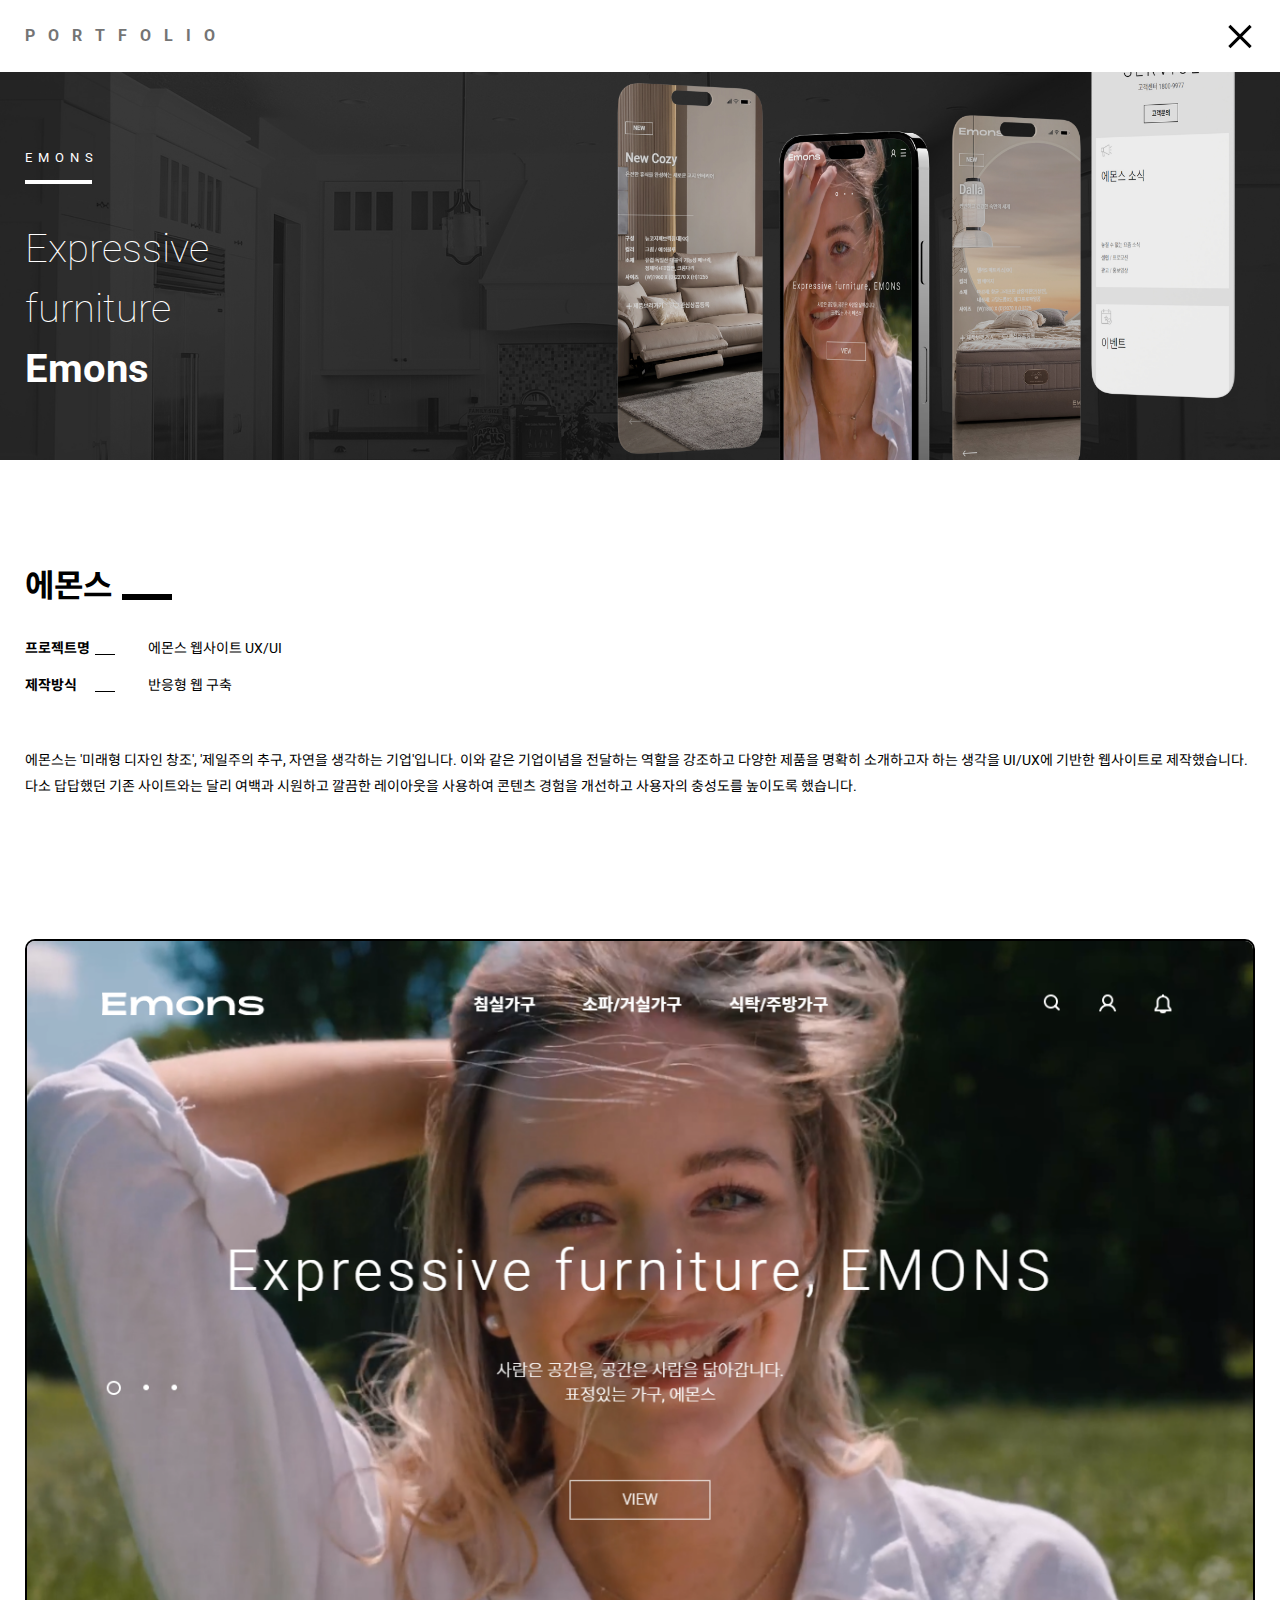
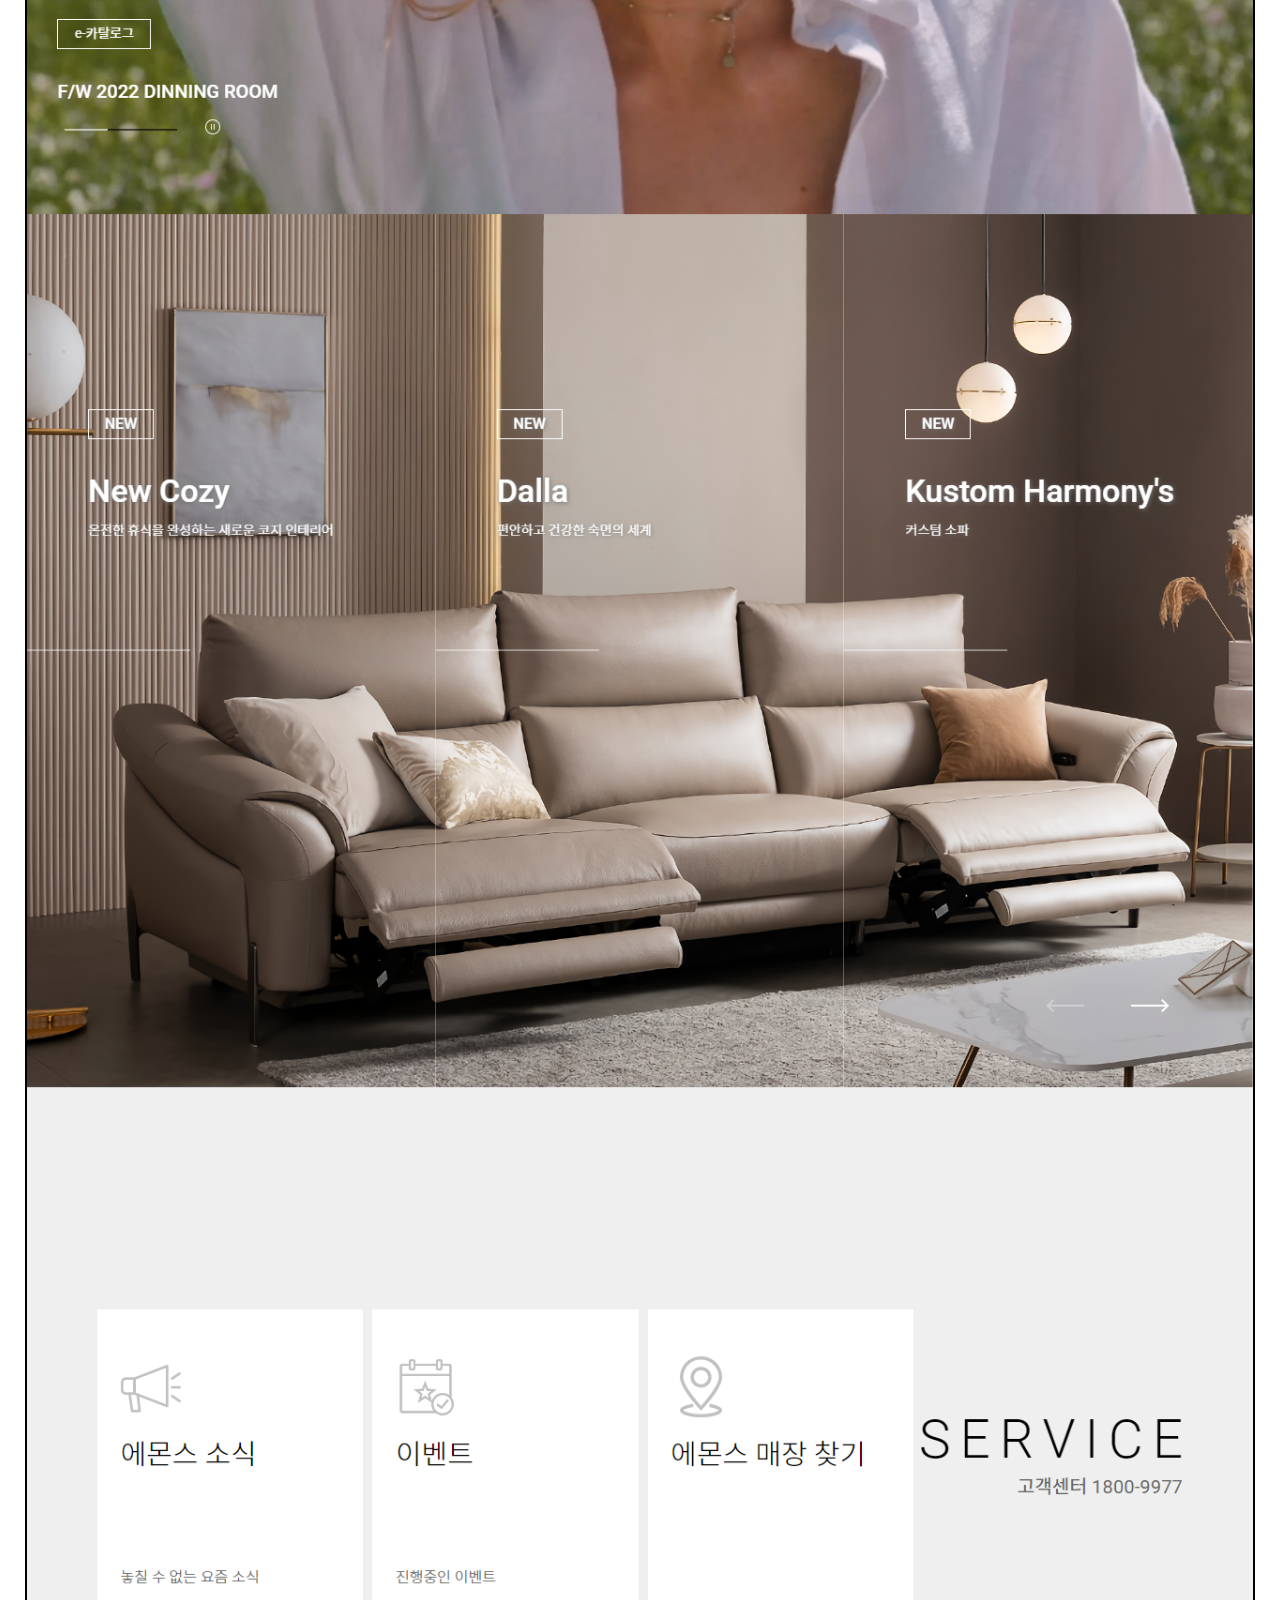
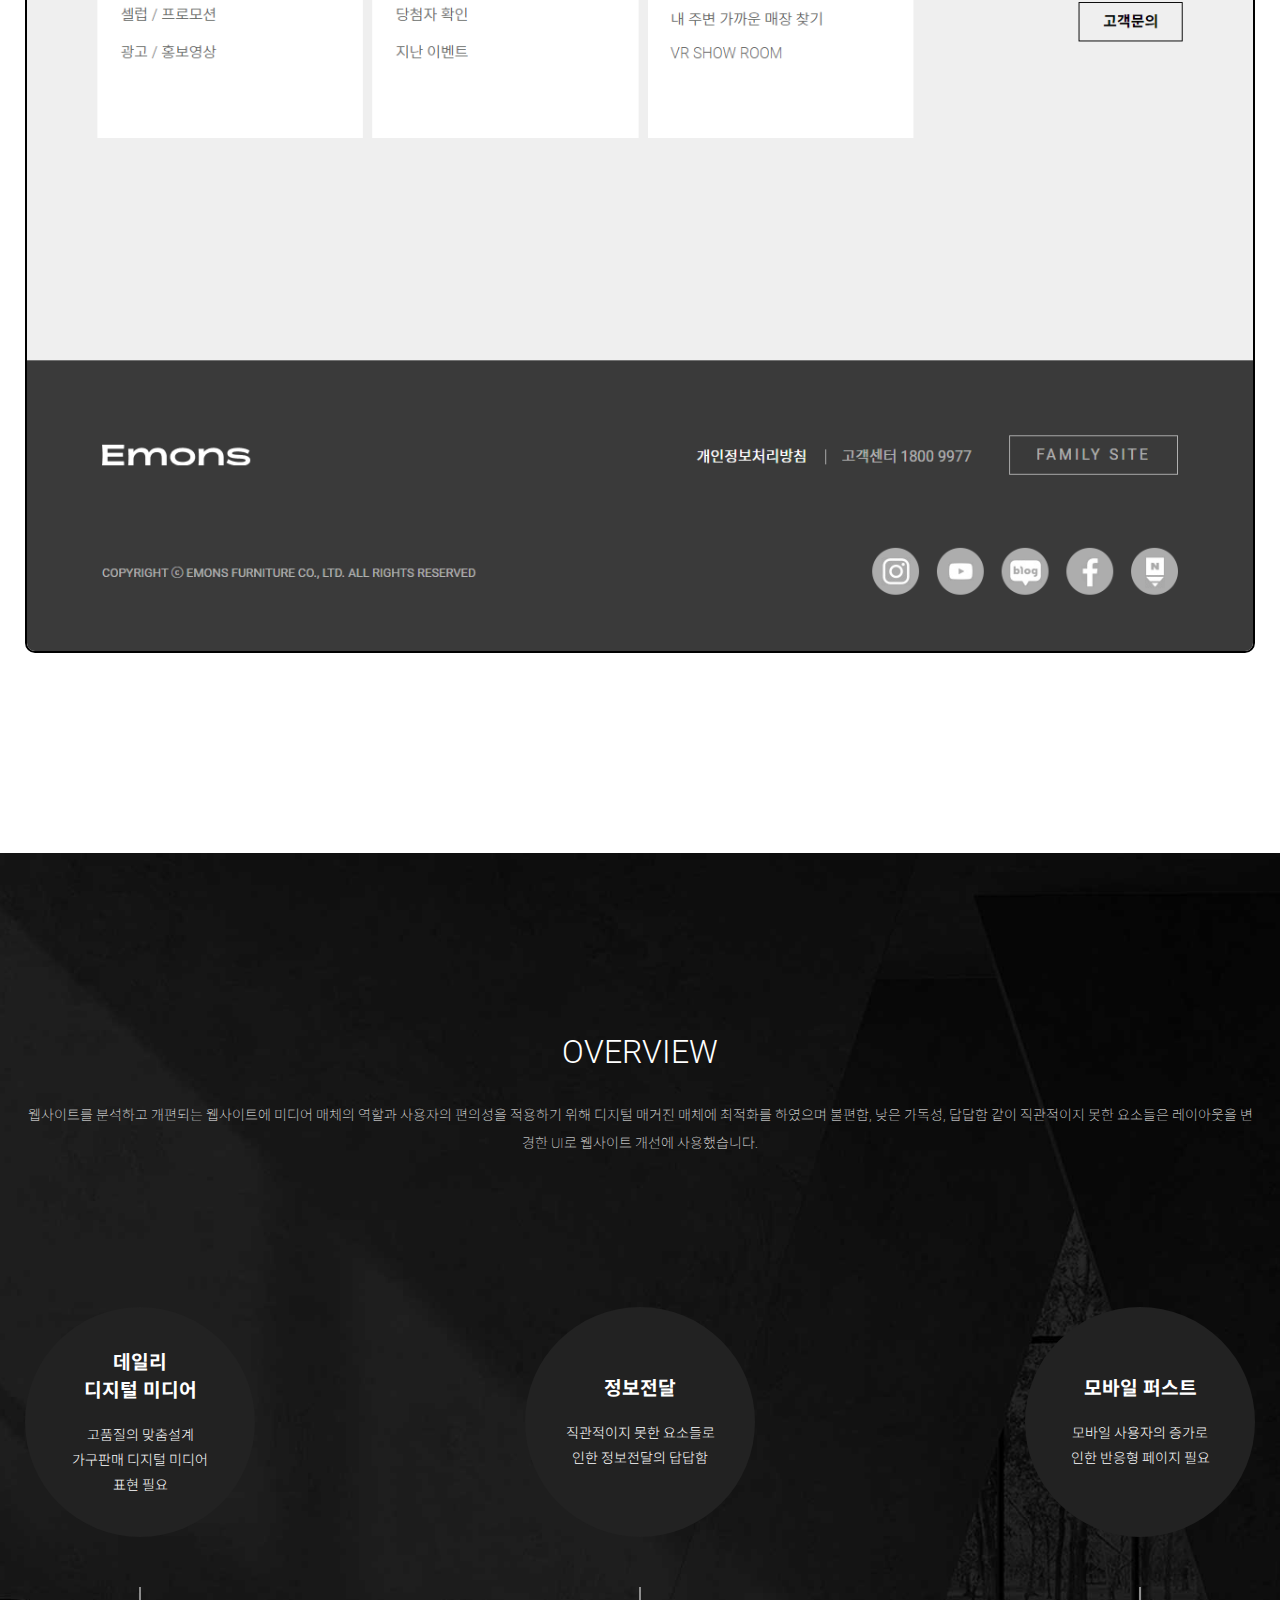
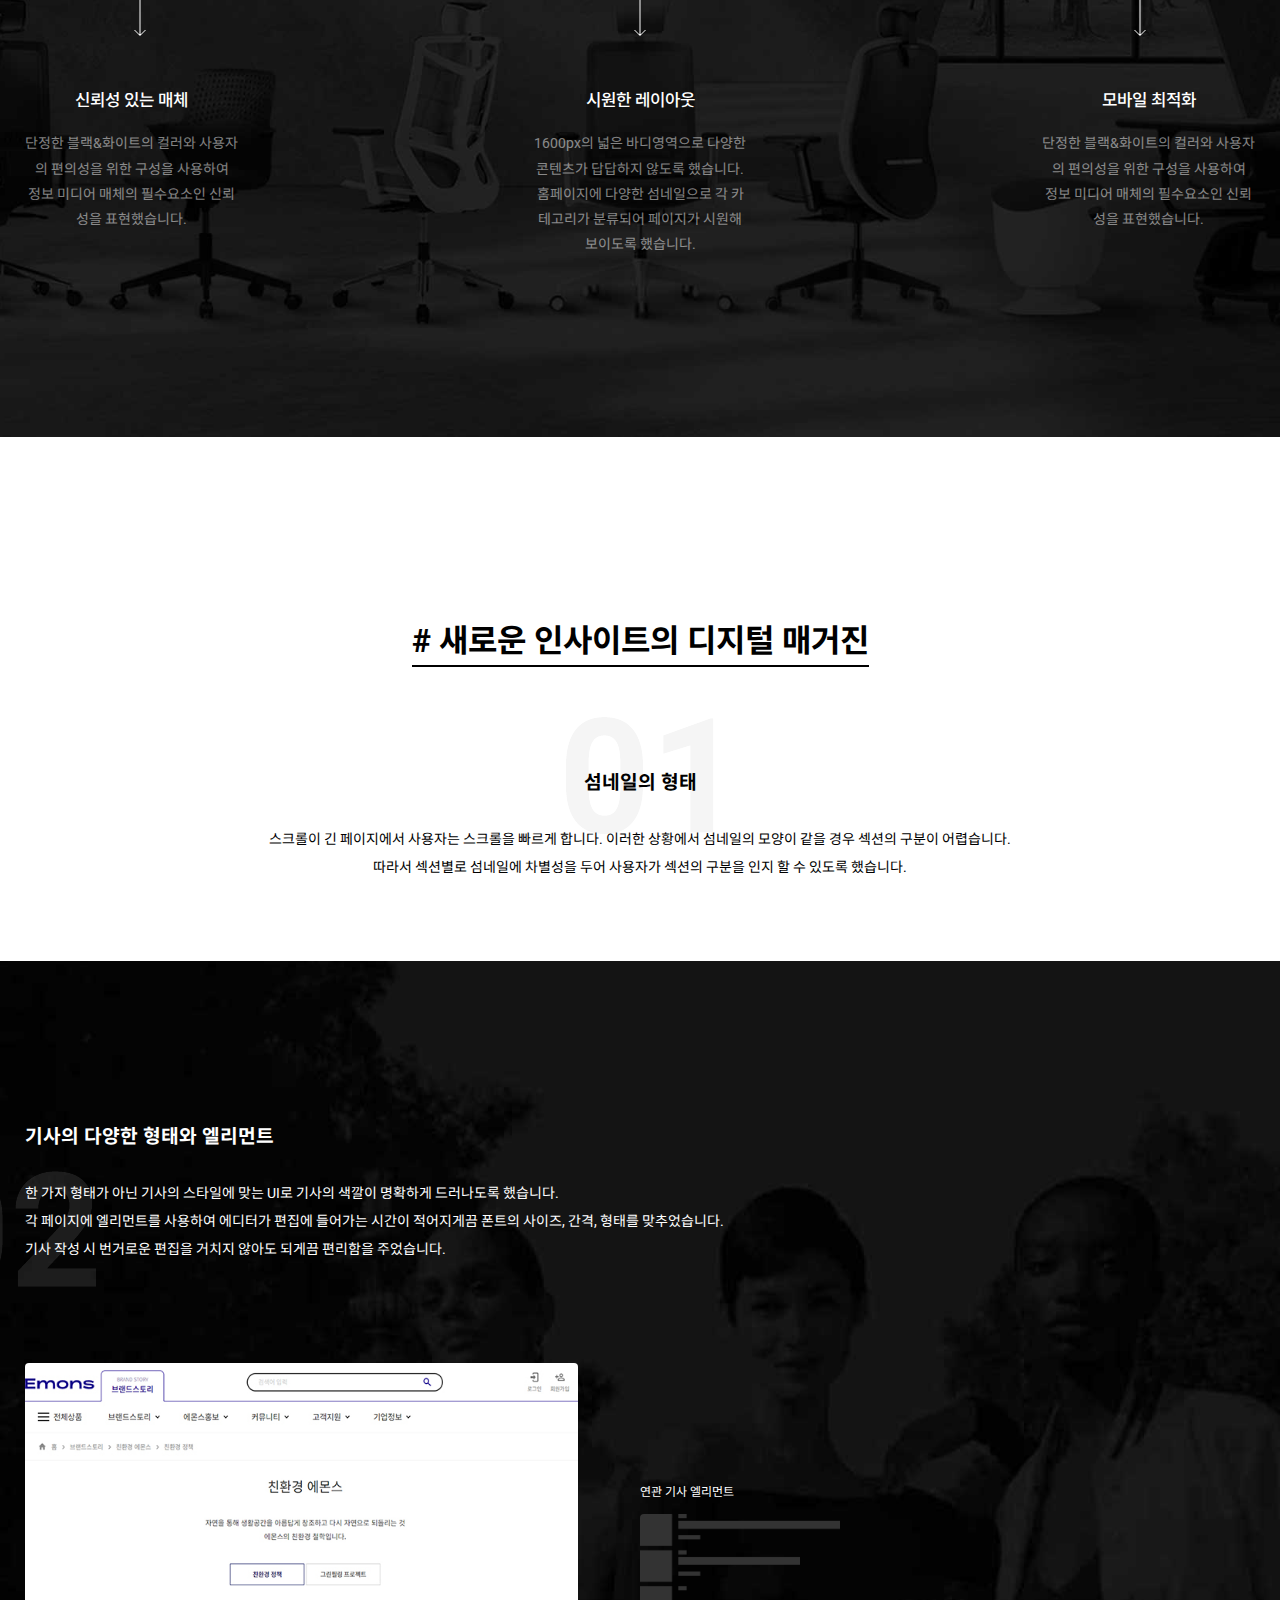
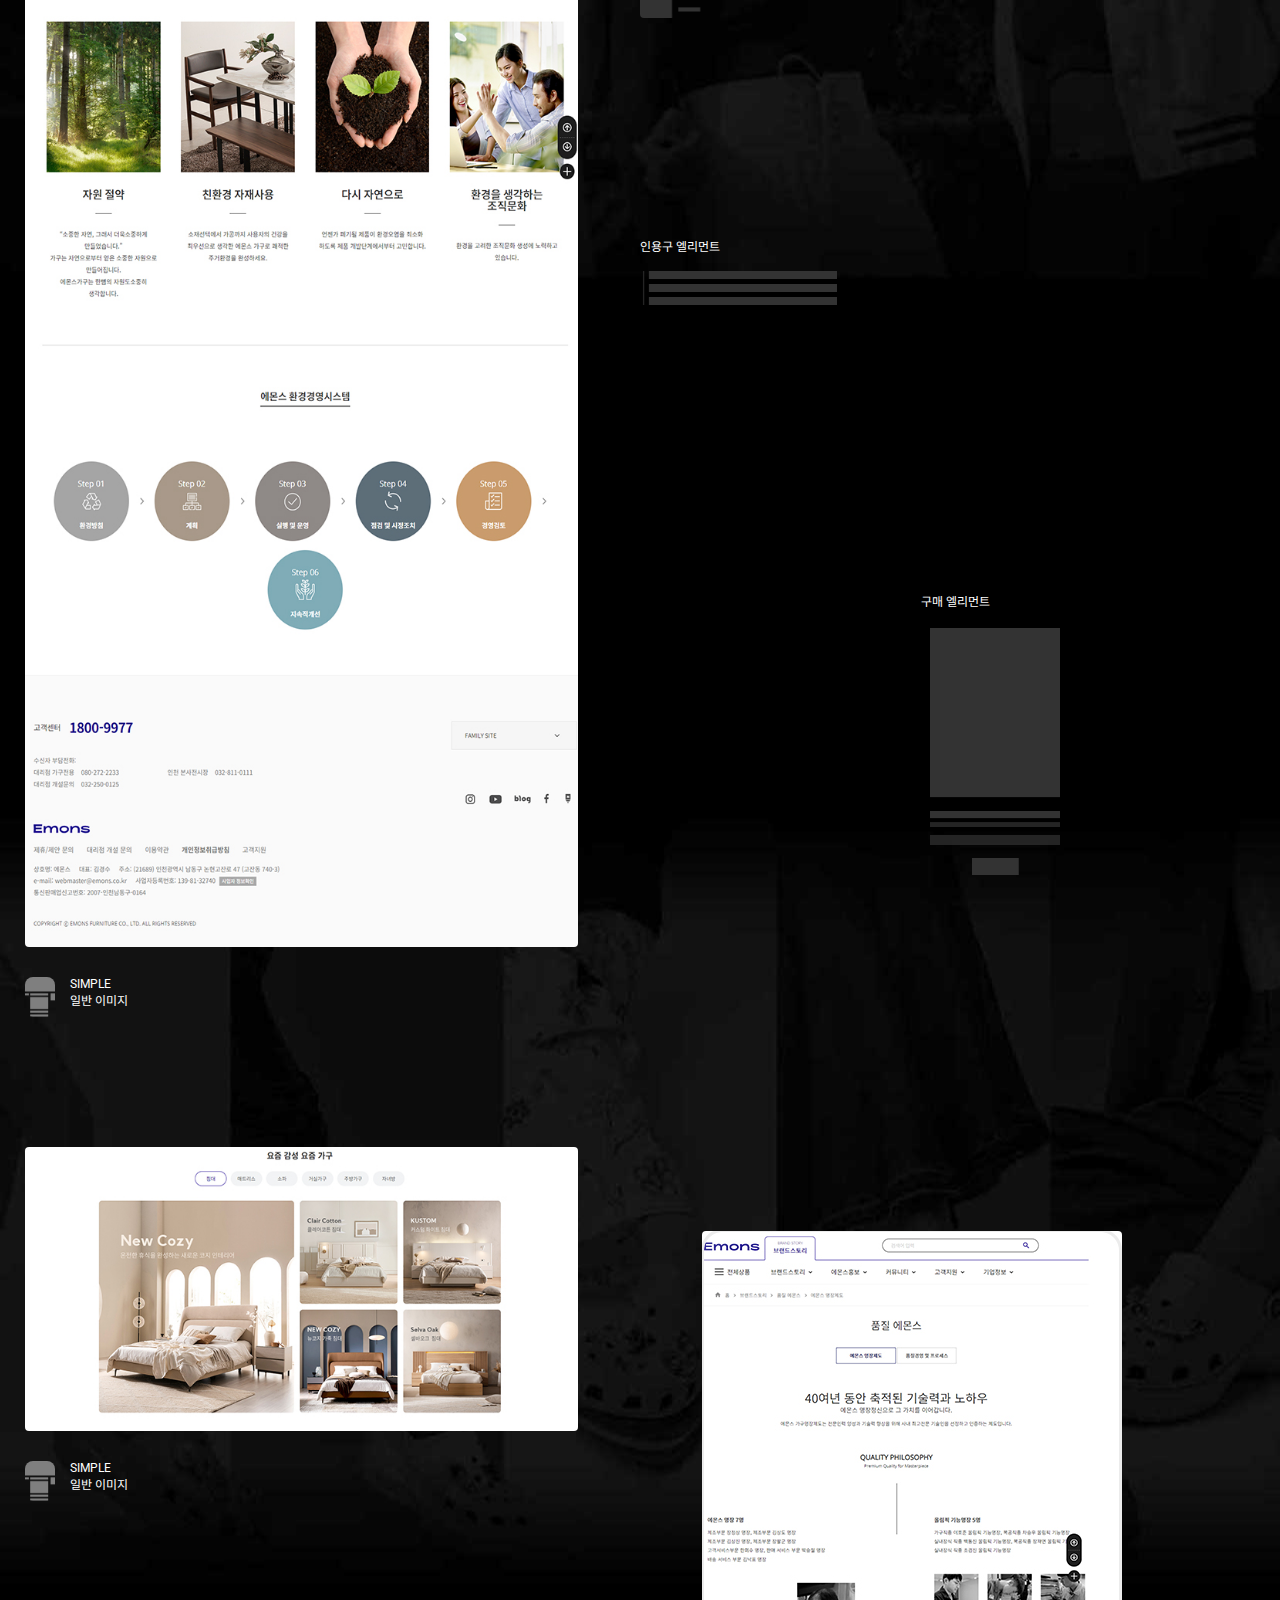
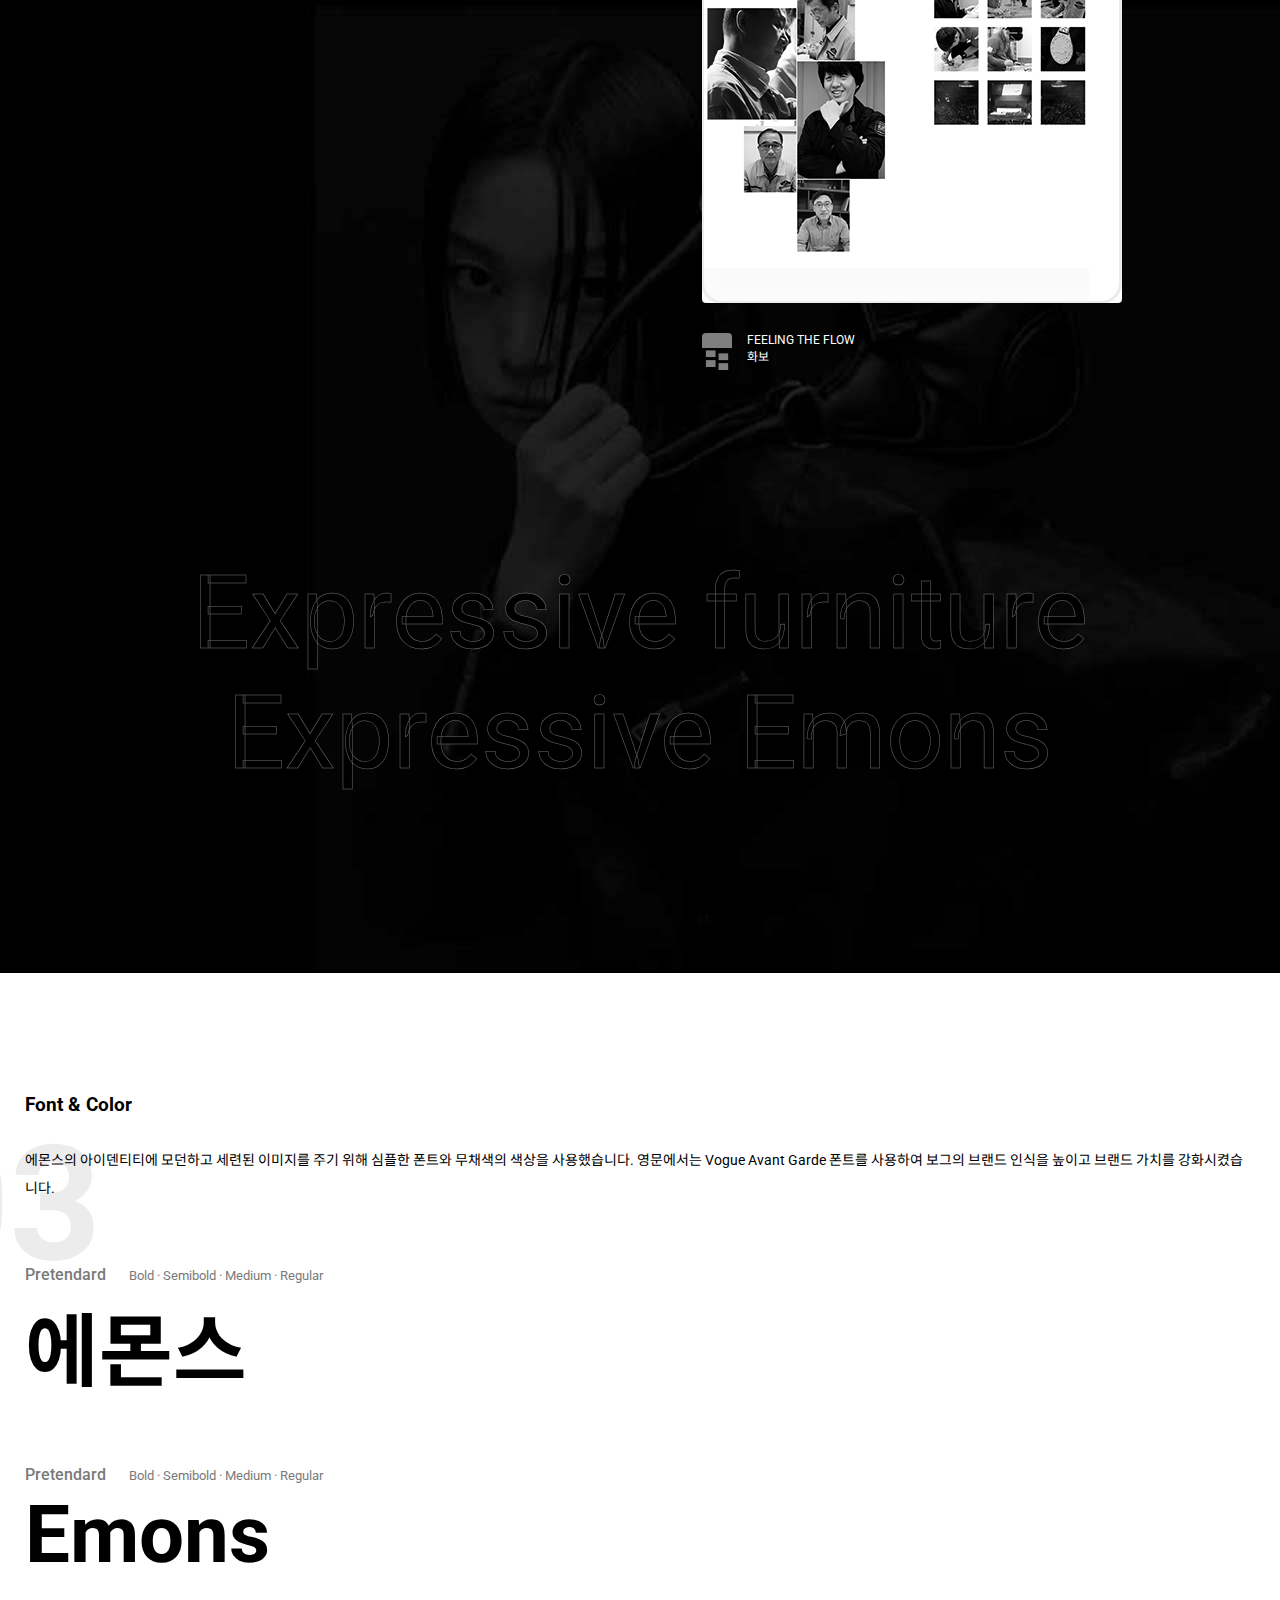
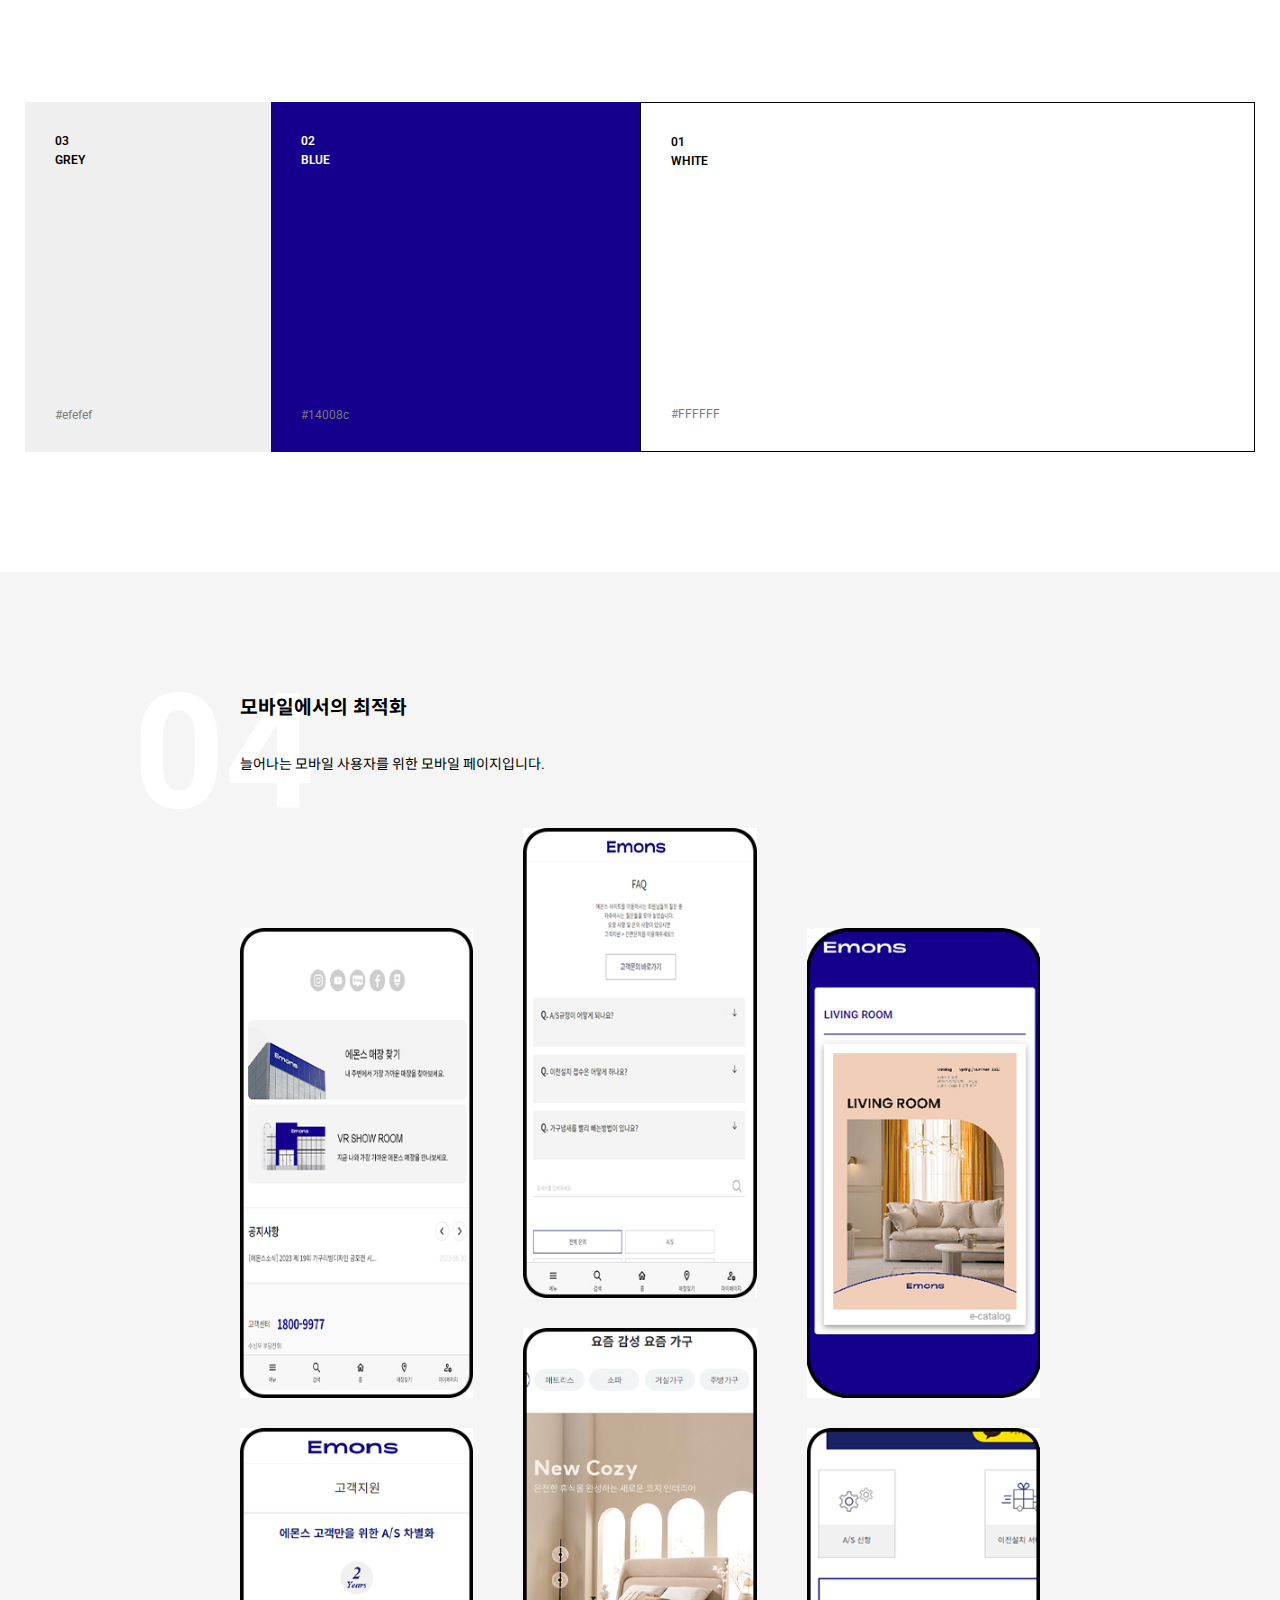
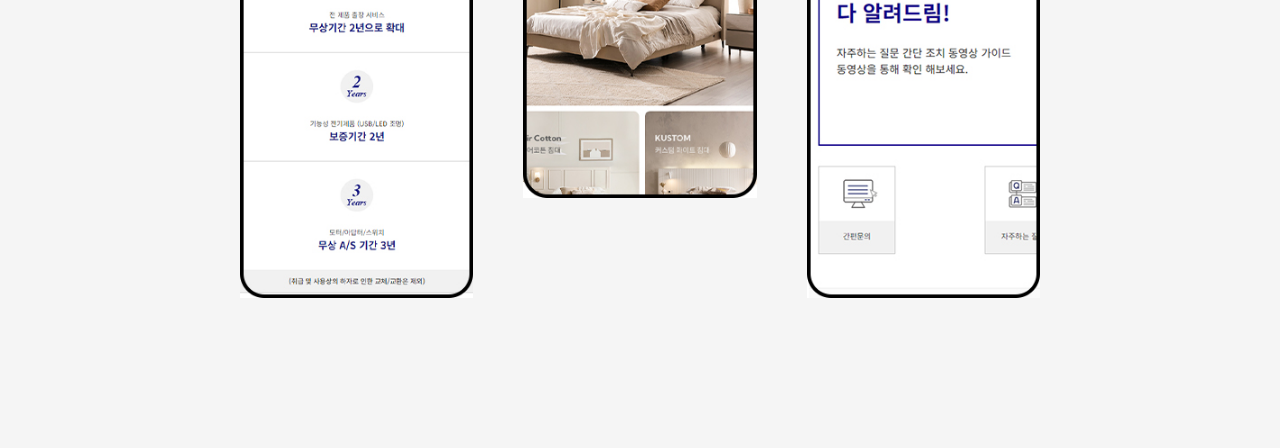
<file: style_guide/emons/index.html>
<!DOCTYPE html>
<html lang="ko">
<head>
<title>portfolio :: Portfolio Mockup</title>
<meta charset="utf-8">
<meta name="viewport" content="width=device-width, initial-scale=1.0, maximum-scale=1">
<link rel="stylesheet" href="https://fonts.googleapis.com/css2?family=Roboto:wght@100;300;400;500;700;900&display=swap">
<link rel="stylesheet" href="https://fonts.googleapis.com/css2?family=Noto+Sans+KR:wght@300;400;500;600&display=swap">
<link rel="stylesheet" href="https://site-assets.fontawesome.com/releases/v6.1.2/css/all.css">
<link rel="stylesheet" href="css/style.css">
</head>

<body>
<div class="wrapper">
	<div class="header">
		<h1>P O R T F O L I O</h1>
		<a href="" class="tab">
			<span></span>
			<span></span>
		</a>
	</div>
	<section id="page1">
		<div class="slider">
			<div class="tag">emons</div>
			<div class="title">
				<h2>
					Expressive<br> furniture<br>
					<span>Emons</span>
				</h2>
			</div>
			<div class="direction">
				<a href="" class="prev">prev</a>
				<a href="" class="next">next</a>
			</div>
		</div>
		<div class="prologue">
			<div class="title">에몬스</div>
			<div class="desc">
				<p>
					<strong>프로젝트명</strong>
					<span>에몬스 웹사이트 UX/UI</span>
				</p>
				<p>
					<strong>제작방식</strong>
					<span>반응형 웹 구축</span>
				</p>
				<p>
					에몬스는 '미래형 디자인 창조', '제일주의 추구, 자연을 생각하는 기업'입니다.
					이와 같은 기업이념을 전달하는 역할을 강조하고 다양한 제품을 명확히 
					소개하고자 하는 생각을 UI/UX에 기반한 웹사이트로 제작했습니다.
					<span>다소 답답했던 기존 사이트와는 
					달리 여백과 시원하고 깔끔한 레이아웃을 사용하여 콘텐츠 경험을 개선하고 사용자의 
					충성도를 높이도록 했습니다.</span>
				</p>
			</div>
			<div class="modal">
				<img src="images/main.png" alt="desktop modal">
			</div>
		</div>
	</section>
	<section id="page2">
		<div class="inner">
			<div class="overview">
				<div class="title">
					<h3>OVERVIEW</h3>
					<p>
						웹사이트를 분석하고 개편되는 웹사이트에 미디어 매체의 역할과 사용자의 편의성을 적용하기 위해
						디지털 매거진 매체에 최적화를 하였으며 불편함, 낮은 가독성, 답답함 
						같이 직관적이지 못한 요소들은 레이아웃을 변경한 UI로 웹사이트 개선에 사용했습니다.
					</p>
				</div>
				<div class="content">
					<div class="top">
						<ul>
							<li>
								<div class="round">
									<strong>데일리<br>디지털 미디어</strong>
									<p>고품질의 맞춤설계<br>가구판매 디지털 미디어<br>표현 필요</p>
								</div>
							</li>
							<li>
								<div class="round">
									<strong>정보전달</strong>
									<p>직관적이지 못한 요소들로<br>인한 정보전달의 답답함</p>
								</div>
							</li>
							<li>
								<div class="round">
									<strong>모바일 퍼스트</strong>
									<p>모바일 사용자의 증가로<br>인한 반응형 페이지 필요</p>
								</div>
							</li>
						</ul>
					</div>
					<div class="bottom">
						<ul>
							<li>
								<strong>신뢰성 있는 매체</strong>
								<p>
									단정한 블랙&화이트의 컬러와 사용자<br>
									의 편의성을 위한 구성을 사용하여<br>
									정보 미디어 매체의 필수요소인 신뢰<br>
									성을 표현했습니다.
								</p>
							</li>
							<li>
								<strong>시원한 레이아웃</strong>
								<p>
									1600px의 넓은 바디영역으로 다양한<br>
									콘텐츠가 답답하지 않도록 했습니다.<br>
									홈페이지에 다양한 섬네일으로 각 카<br>
									테고리가 분류되어 페이지가 시원해<br>
									보이도록 했습니다.
								</p>
							</li>
							<li>
								<strong>모바일 최적화</strong>
								<p>
									단정한 블랙&화이트의 컬러와 사용자<br>
									의 편의성을 위한 구성을 사용하여<br>
									정보 미디어 매체의 필수요소인 신뢰<br>
									성을 표현했습니다.
								</p>
							</li>
						</ul>
					</div>
				</div>
			</div>
		</div>
	</section>
	<section id="page3">
		<div class="part1">
			<div class="title">
				<h3># 새로운 인사이트의 디지털 매거진</h3>
				<strong>섬네일의 형태</strong>
				<p>
					스크롤이 긴 페이지에서 사용자는 스크롤을 빠르게 합니다. 이러한 상황에서 섬네일의 모양이 같을 경우 섹션의 구분이 어렵습니다. 
					<br>따라서 섹션별로 섬네일에 차별성을 두어 사용자가 섹션의 구분을 인지 할 수 있도록 했습니다.
				</p>
			</div>
			<div class="tablet">
				<!-- <img src="images/twi" alt="tablet"> -->
			</div>
		</div>
		<div class="part2">
			<div class="inner">
				<div class="title">
					<strong>기사의 다양한 형태와 엘리먼트</strong>
					<p>
						한 가지 형태가 아닌 기사의 스타일에 맞는 UI로 기사의 색깔이 명확하게 드러나도록 했습니다.<br>
						각 페이지에 엘리먼트를 사용하여 에디터가 편집에 들어가는 시간이 적어지게끔 폰트의 사이즈, 간격, 형태를 맞추었습니다.<br>
						기사 작성 시 번거로운 편집을 거치지 않아도 되게끔 편리함을 주었습니다.
					</p>
				</div>
				<div class="review">
					<ul>
						<li>
							<div class="desktop">
								<img src="images/desktop1-1.jpg" alt="desktop1">
								<div class="pop1">
									<p>연관 기사 엘리먼트</p>
									<img src="images/element1.png" alt="element1">
							</div>
							<div class="pop2">
								<p>인용구 엘리먼트</p>
								<img src="images/element2.png" alt="elemen2">
							</div>
							<div class="pop3">
								<p>구매 엘리먼트</p>
								<img src="images/element3.png" alt="element3">
							</div>
							<div class="pop4">
								<img src="images/simple1.png" alt="">
								<p>SIMPLE<br>일반 이미지</p>
							</div>
						</li>
						<li>
							<div class="desktop">
								<img src="images/ddddd.jpg" alt="desktop2">
								<div class="pop4">
									<img src="images/simple1.png" alt="">
									<p>SIMPLE<br>일반 이미지</p>
								</div>
							</div>
						</li>
						<li>
							<div class="desktop">
								<img src="images/desktop3-3.jpg" alt="desktop3">
								<div class="pop5">
									<img src="images/simple3.png" alt="simple3">
									<p>FEELING THE FLOW<br>화보</p>
								</div>
							</div>
						</li>
					</ul>
				</div>
				<div class="decoration">Expressive furniture<br>Expressive Emons</div>
			</div>
		</div>
	</section>
	<section id="page4">
		<div class="inner">
			<div class="title">
				<strong>Font & Color</strong>
				<p>
					에몬스의 아이덴티티에 모던하고 세련된 이미지를 주기 위해<br>
					심플한 폰트와 무채색의 색상을 사용했습니다.<br>
					영문에서는 Vogue Avant Garde 폰트를 사용하여 보그의<br>
					브랜드 인식을 높이고 브랜드 가치를 강화시켰습니다.
				</p>
			</div>
			<div class="font_style">
				<ul>
					<li>
						<div class="pretendard">
							<span>Pretendard</span> Bold · Semibold · Medium · Regular
						</div>
						<div class="example">에몬스</div>
					</li>
					<li>
						<div class="pretendard">
							<span>Pretendard</span> Bold · Semibold · Medium · Regular
						</div>
						<div class="example">Emons</div>
					</li>
				</ul>
			</div>
		</div>
		<div class="color_style">
			<ul>
				<li>
					<p>03<br>GREY</p>
					<span>#efefef</span>
				</li>
				<li>
					<p>02<br>BLUE</p>
					<span>#14008c</span>
				</li>
				<li>
					<p>01<br>WHITE</p>
					<span>#FFFFFF</span>
				</li>
			</ul>
		</div>
	</section>
	<section id="page5">
		<div class="inner">
			<div class="title">
				<!-- <span>04</span> -->
				<strong>모바일에서의 최적화</strong>
				<p>늘어나는 모바일 사용자를 위한 모바일 페이지입니다.</p>
			</div>
			<div class="modal">
				<ul>
					<li>
						<img src="images/Untitled-1.jpg" alt="">
						<img src="images/Untitled-2.jpg" alt="">
					</li>
					<li>
						<img src="images/Untitled-3.jpg" alt="">
						<img src="images/Untitled-4.jpg" alt="">
					</li>
					<li>
						<img src="images/Untitled-5.jpg" alt="">
						<img src="images/Untitled-6.jpg" alt="">
					</li>
				</ul>
			</div>
		</div>
	</section>
</div>
</body>
</html>
</file>
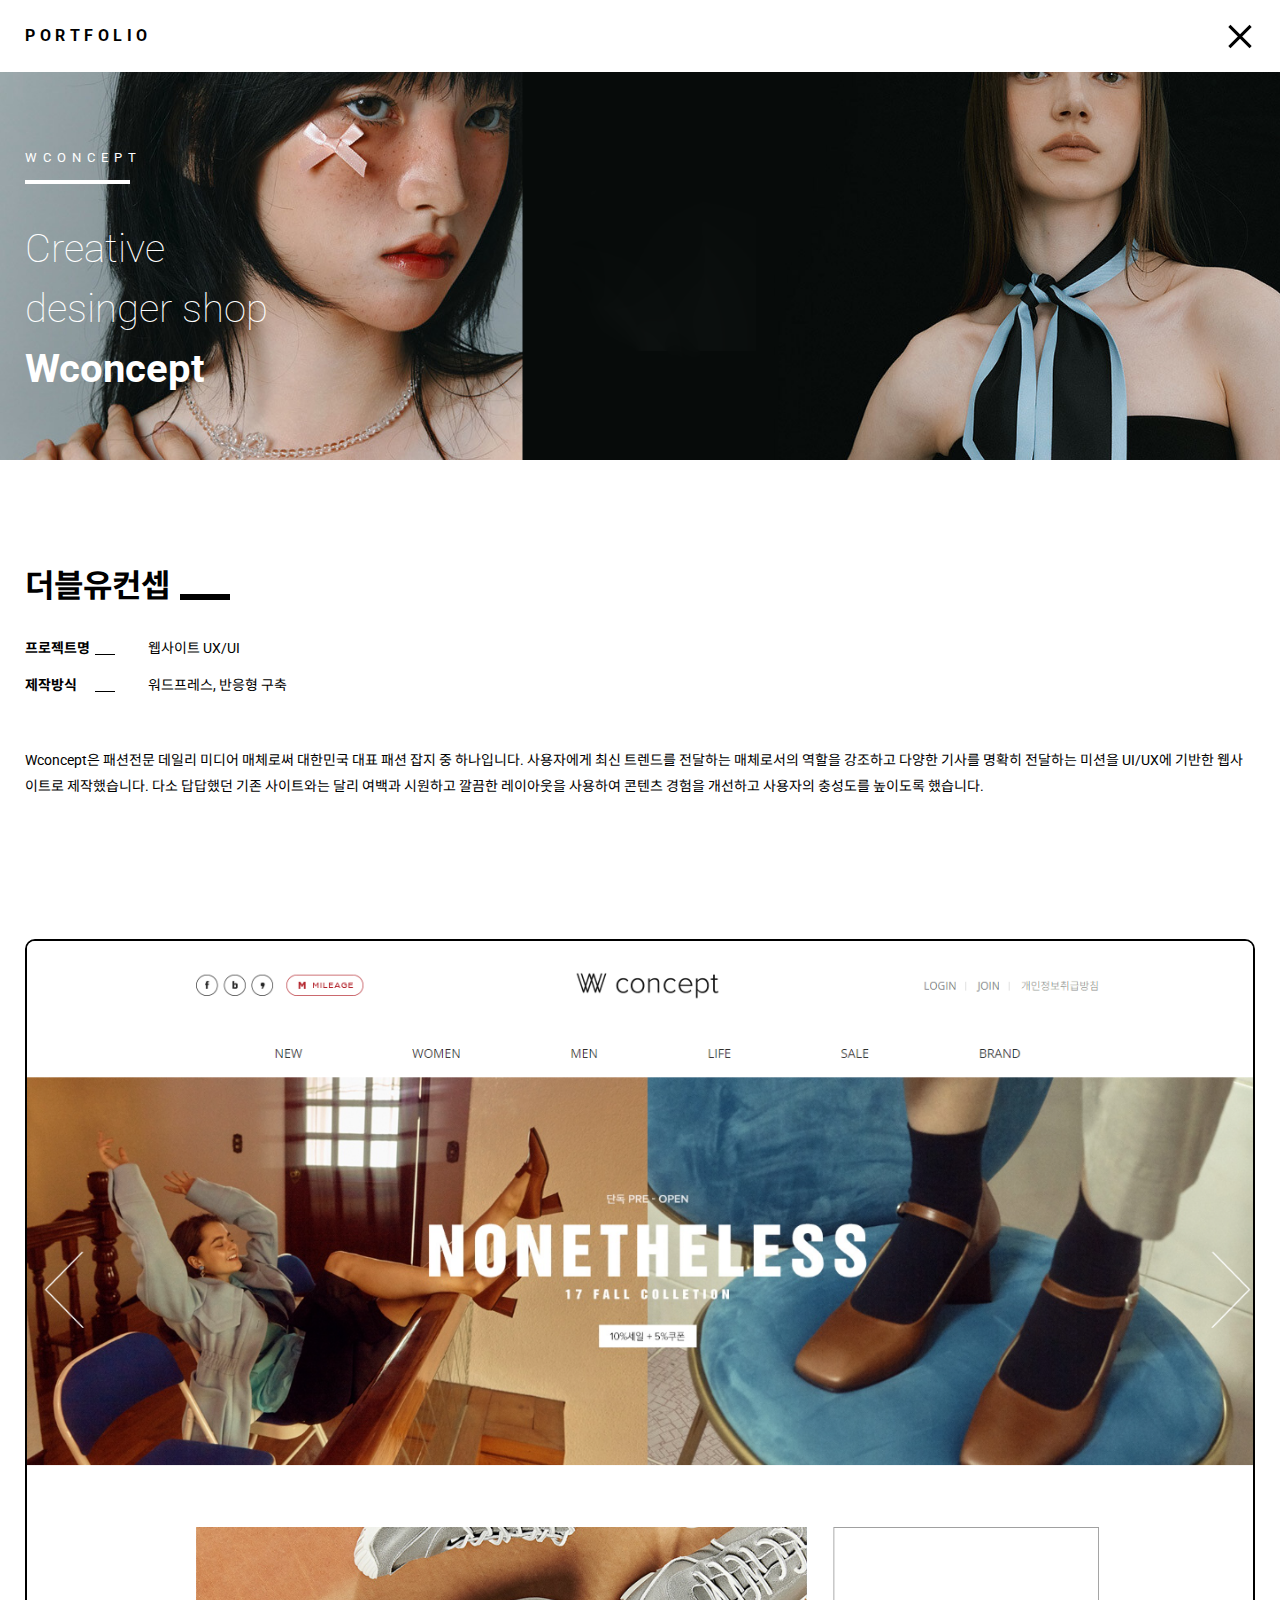
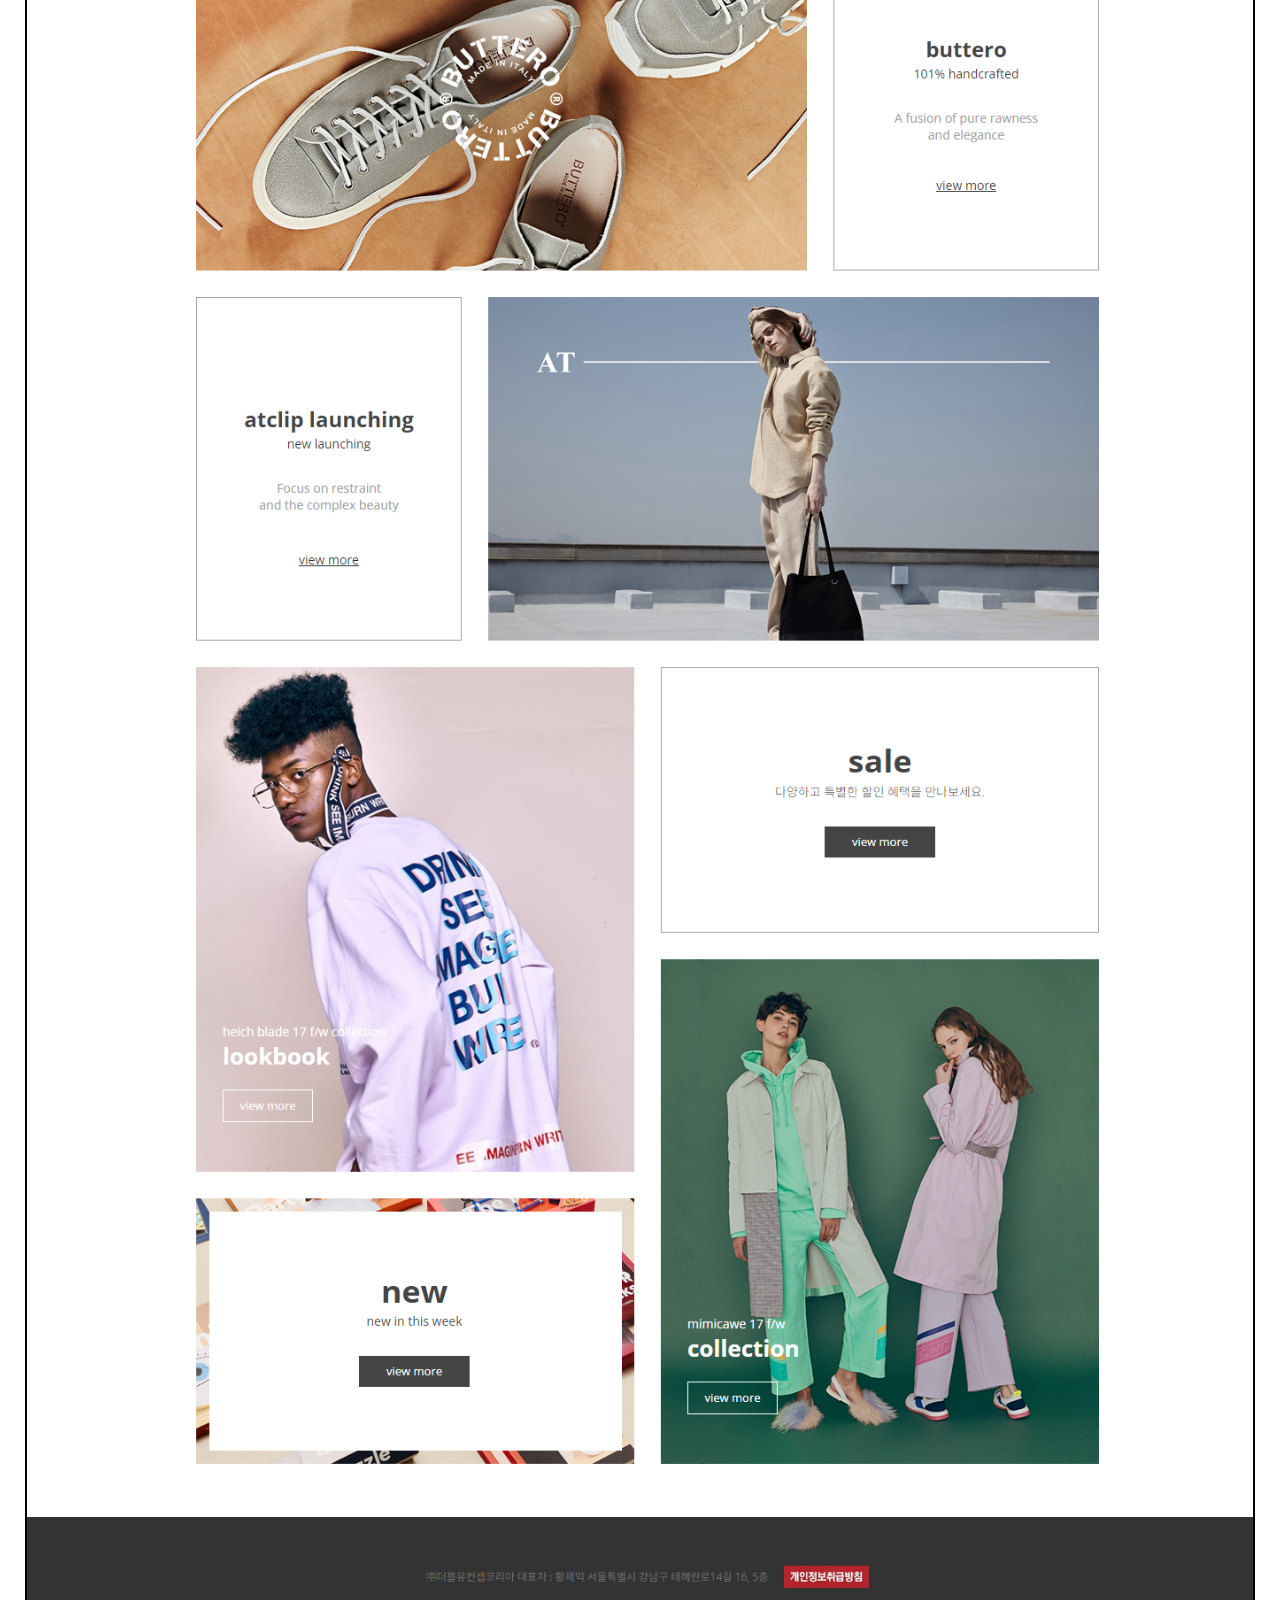
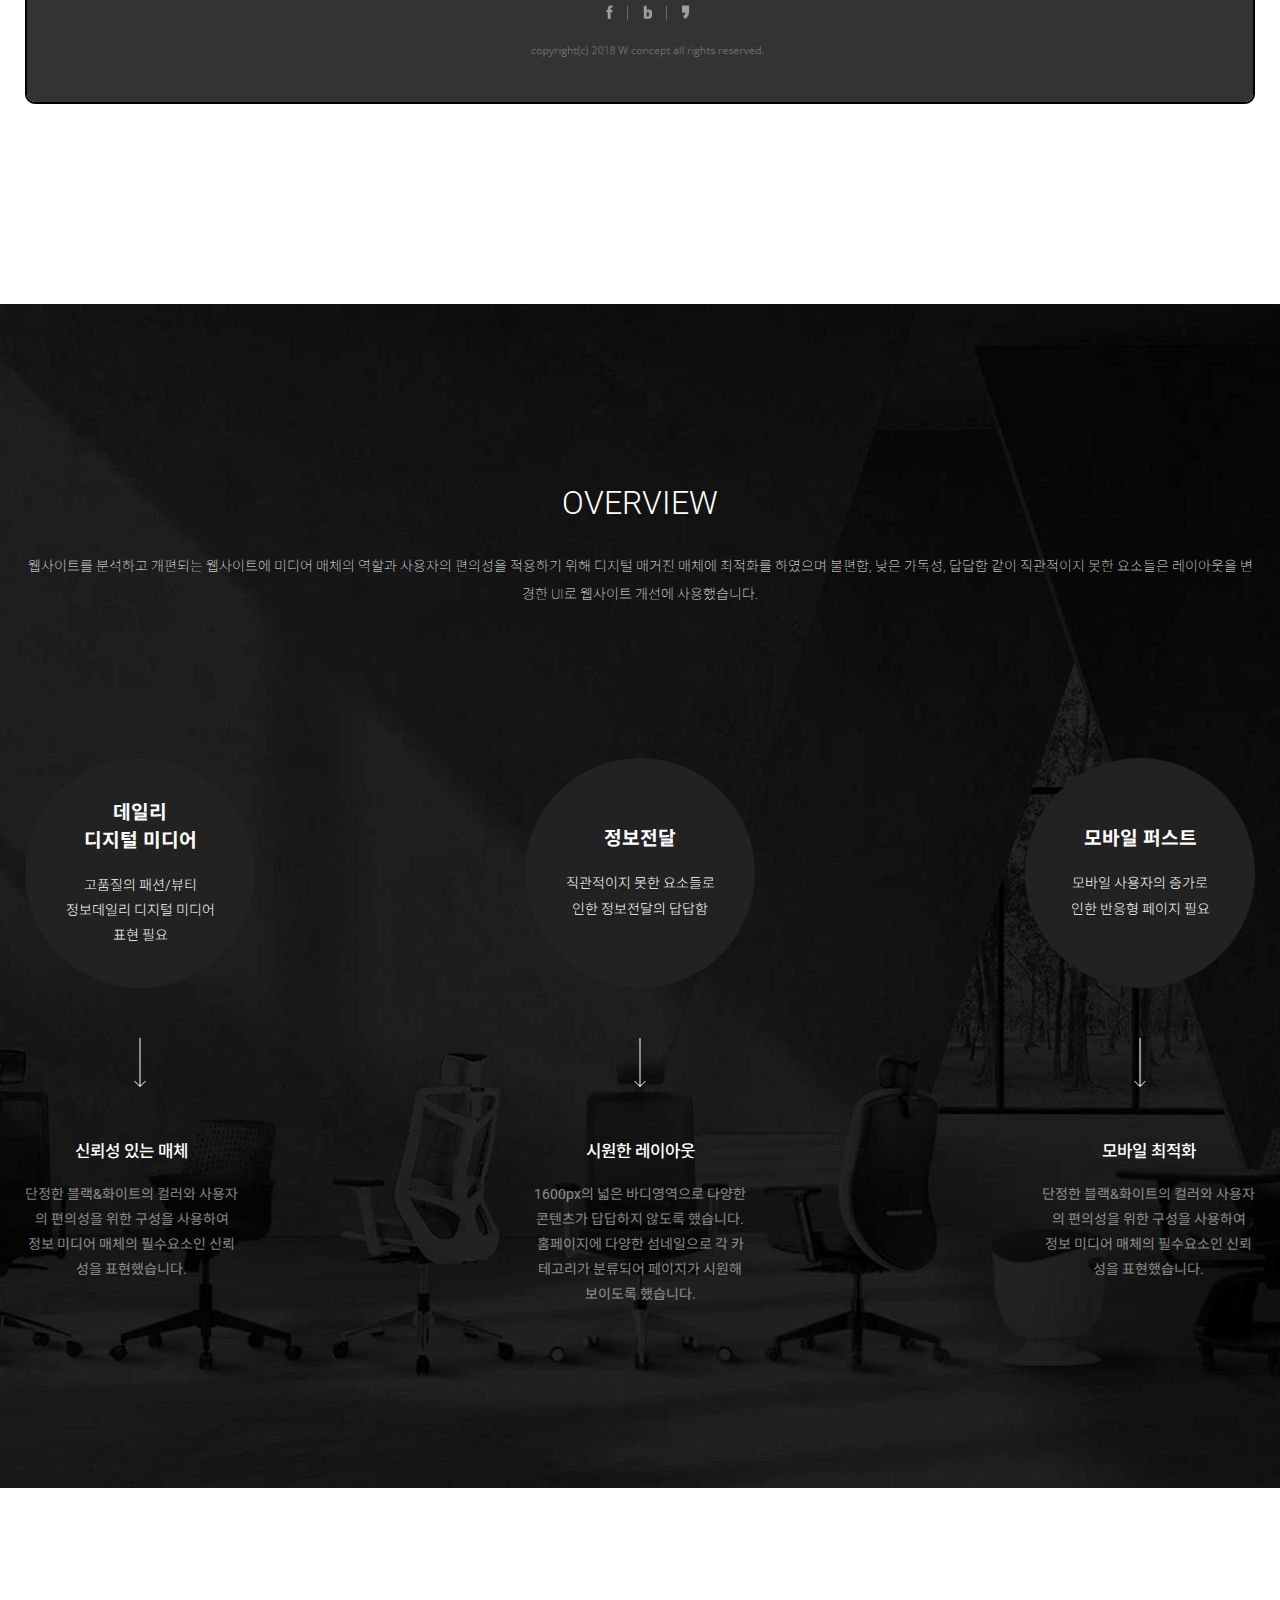
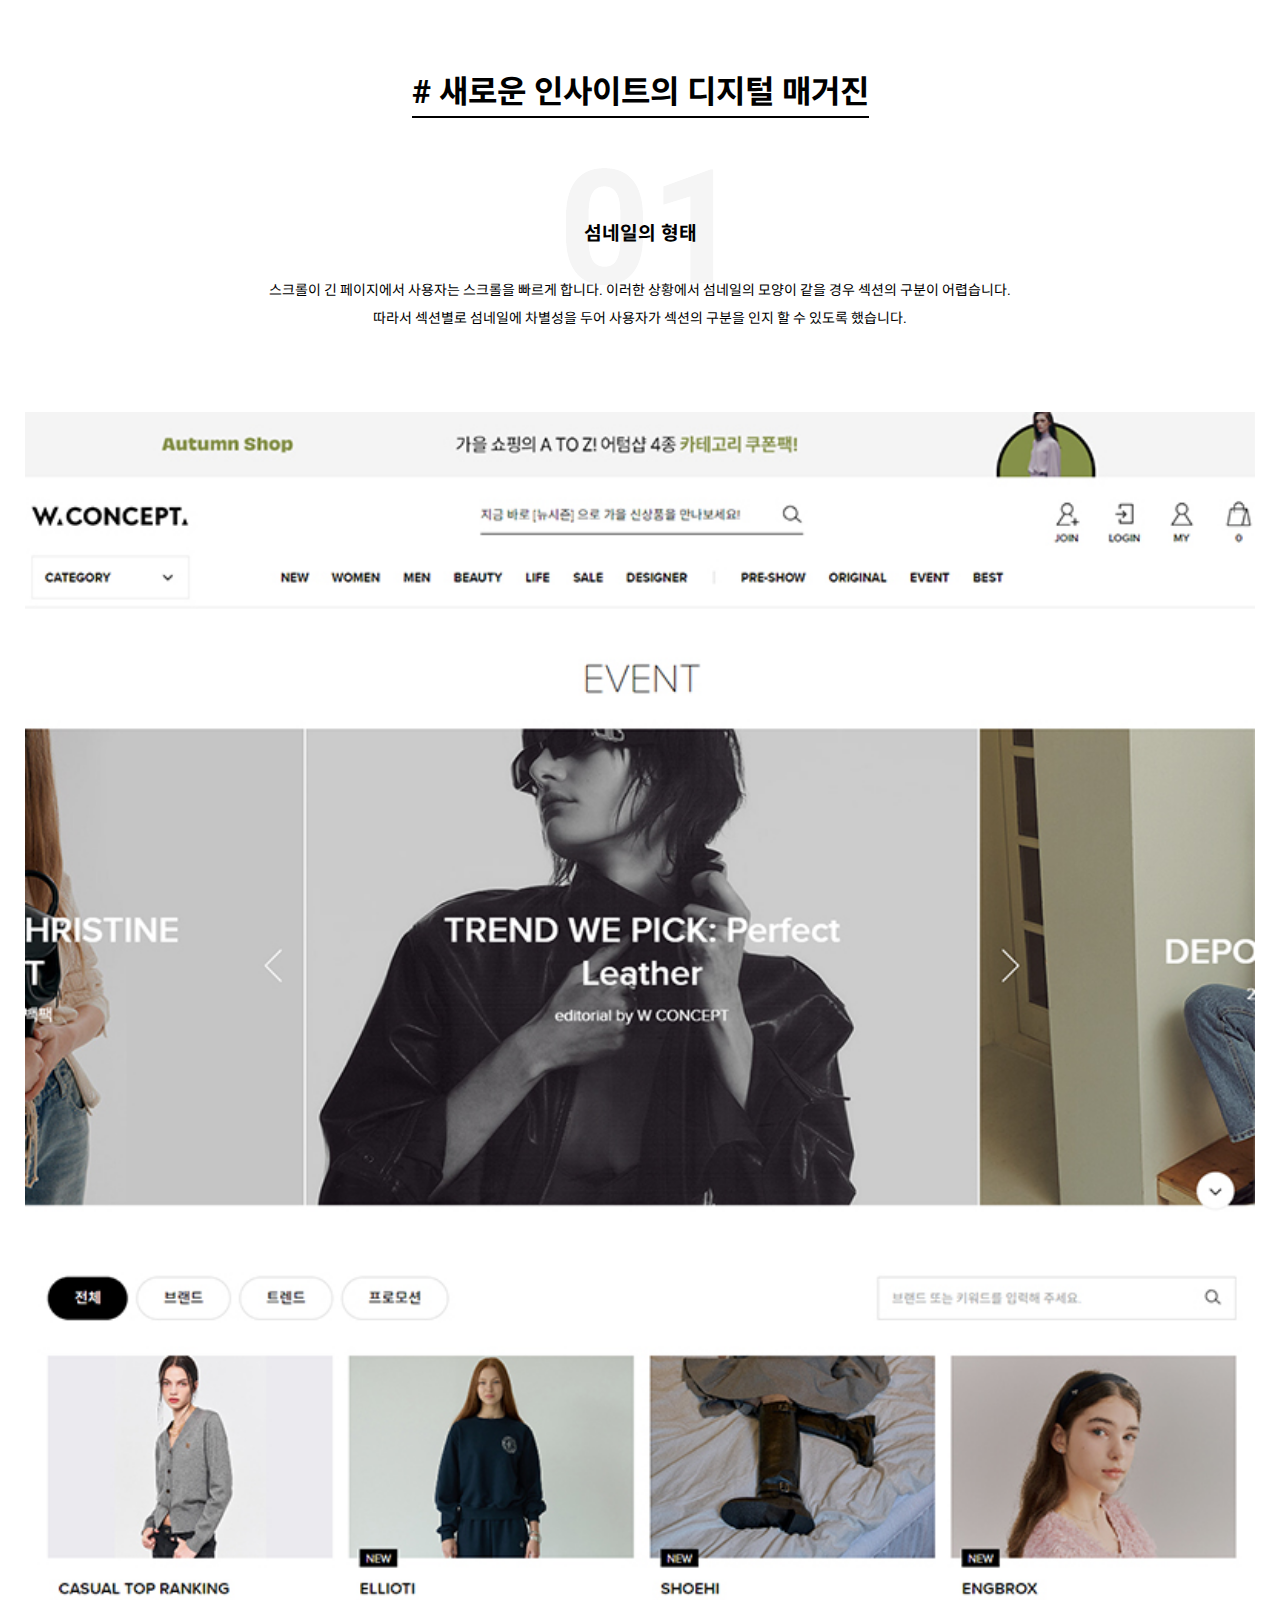
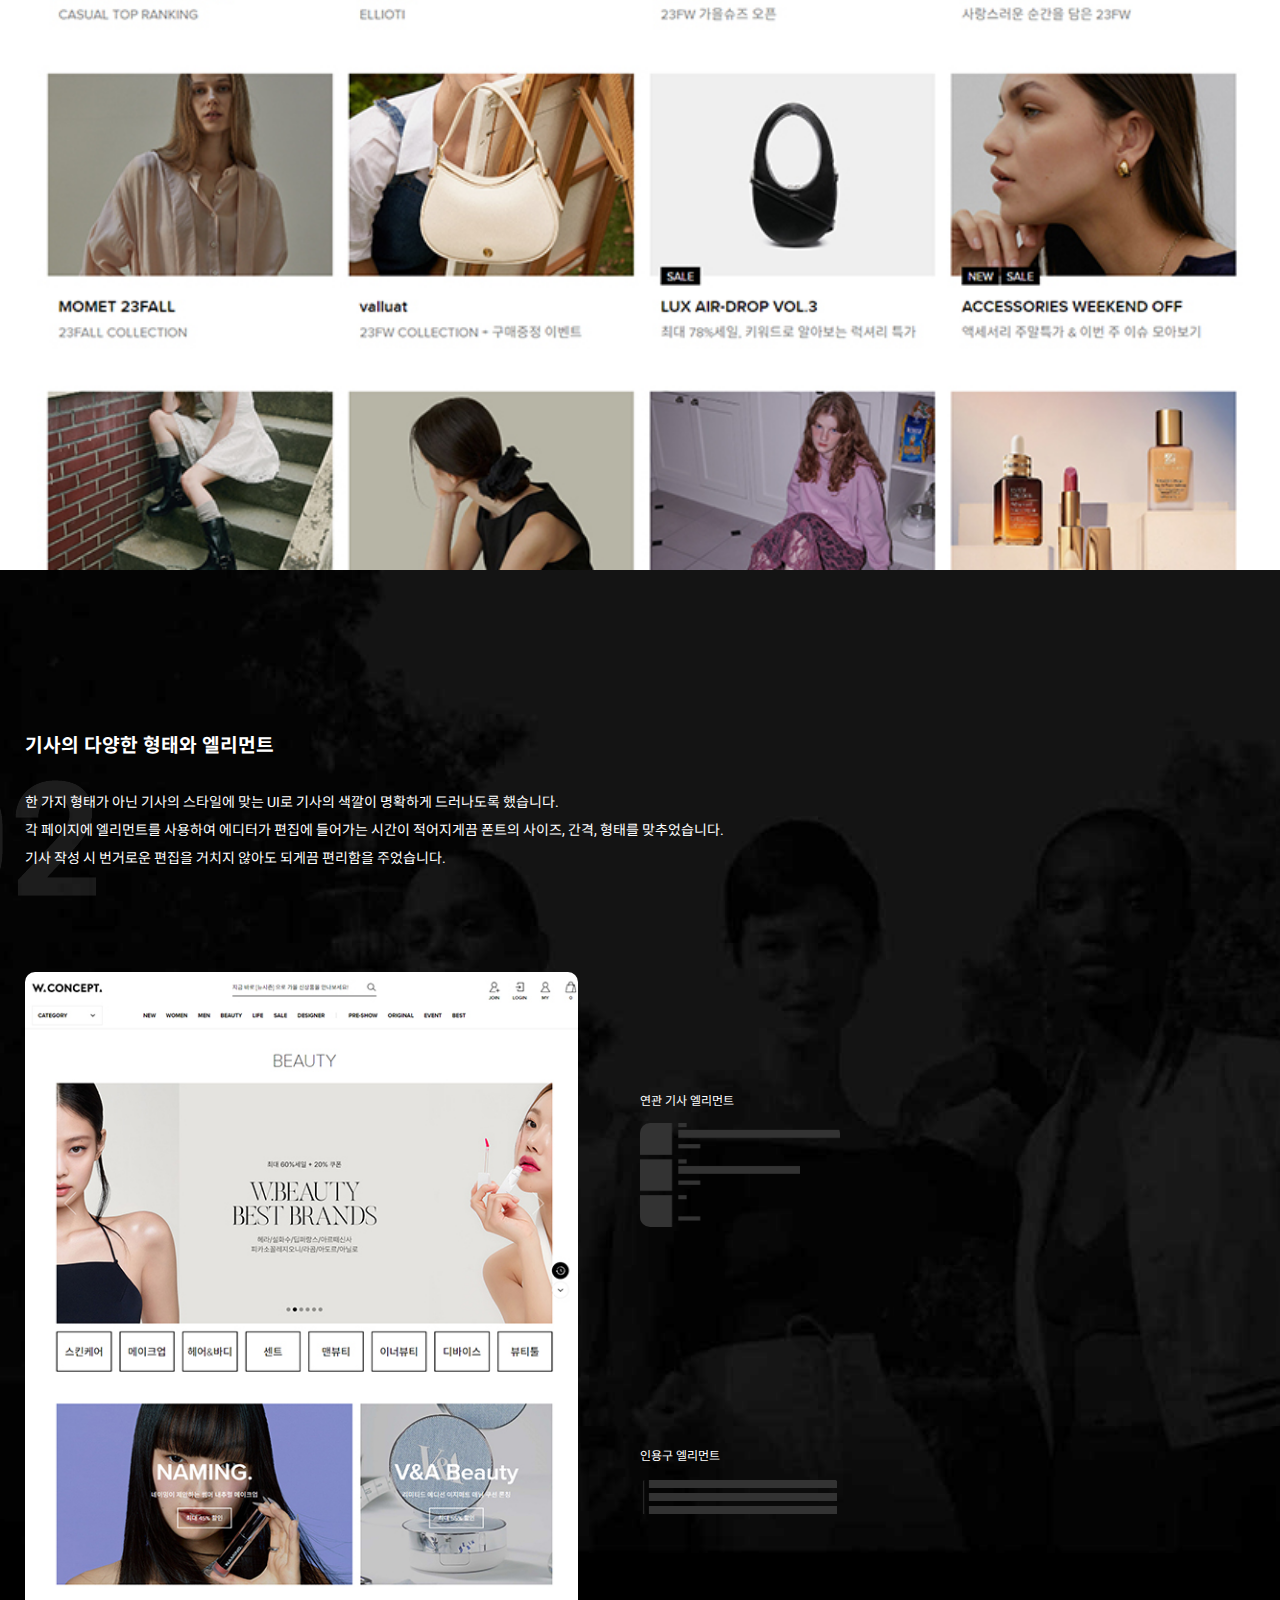
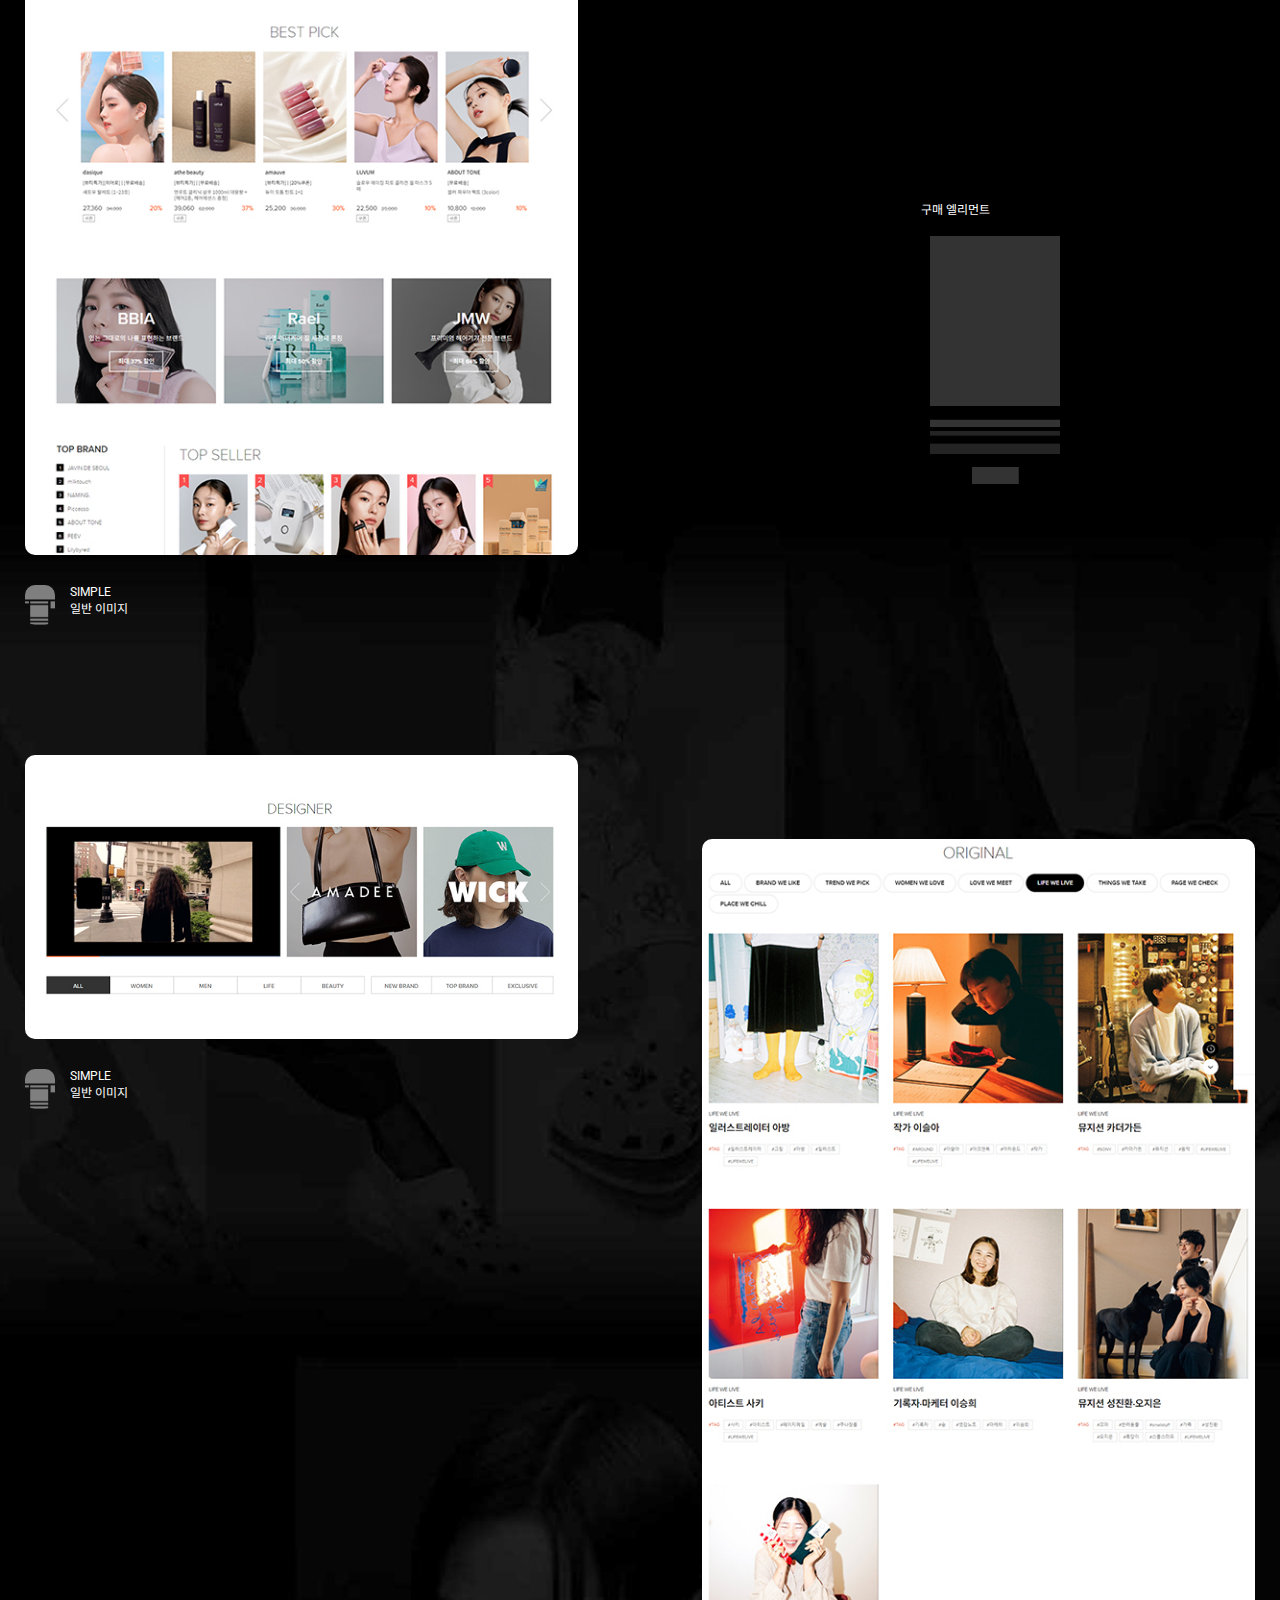
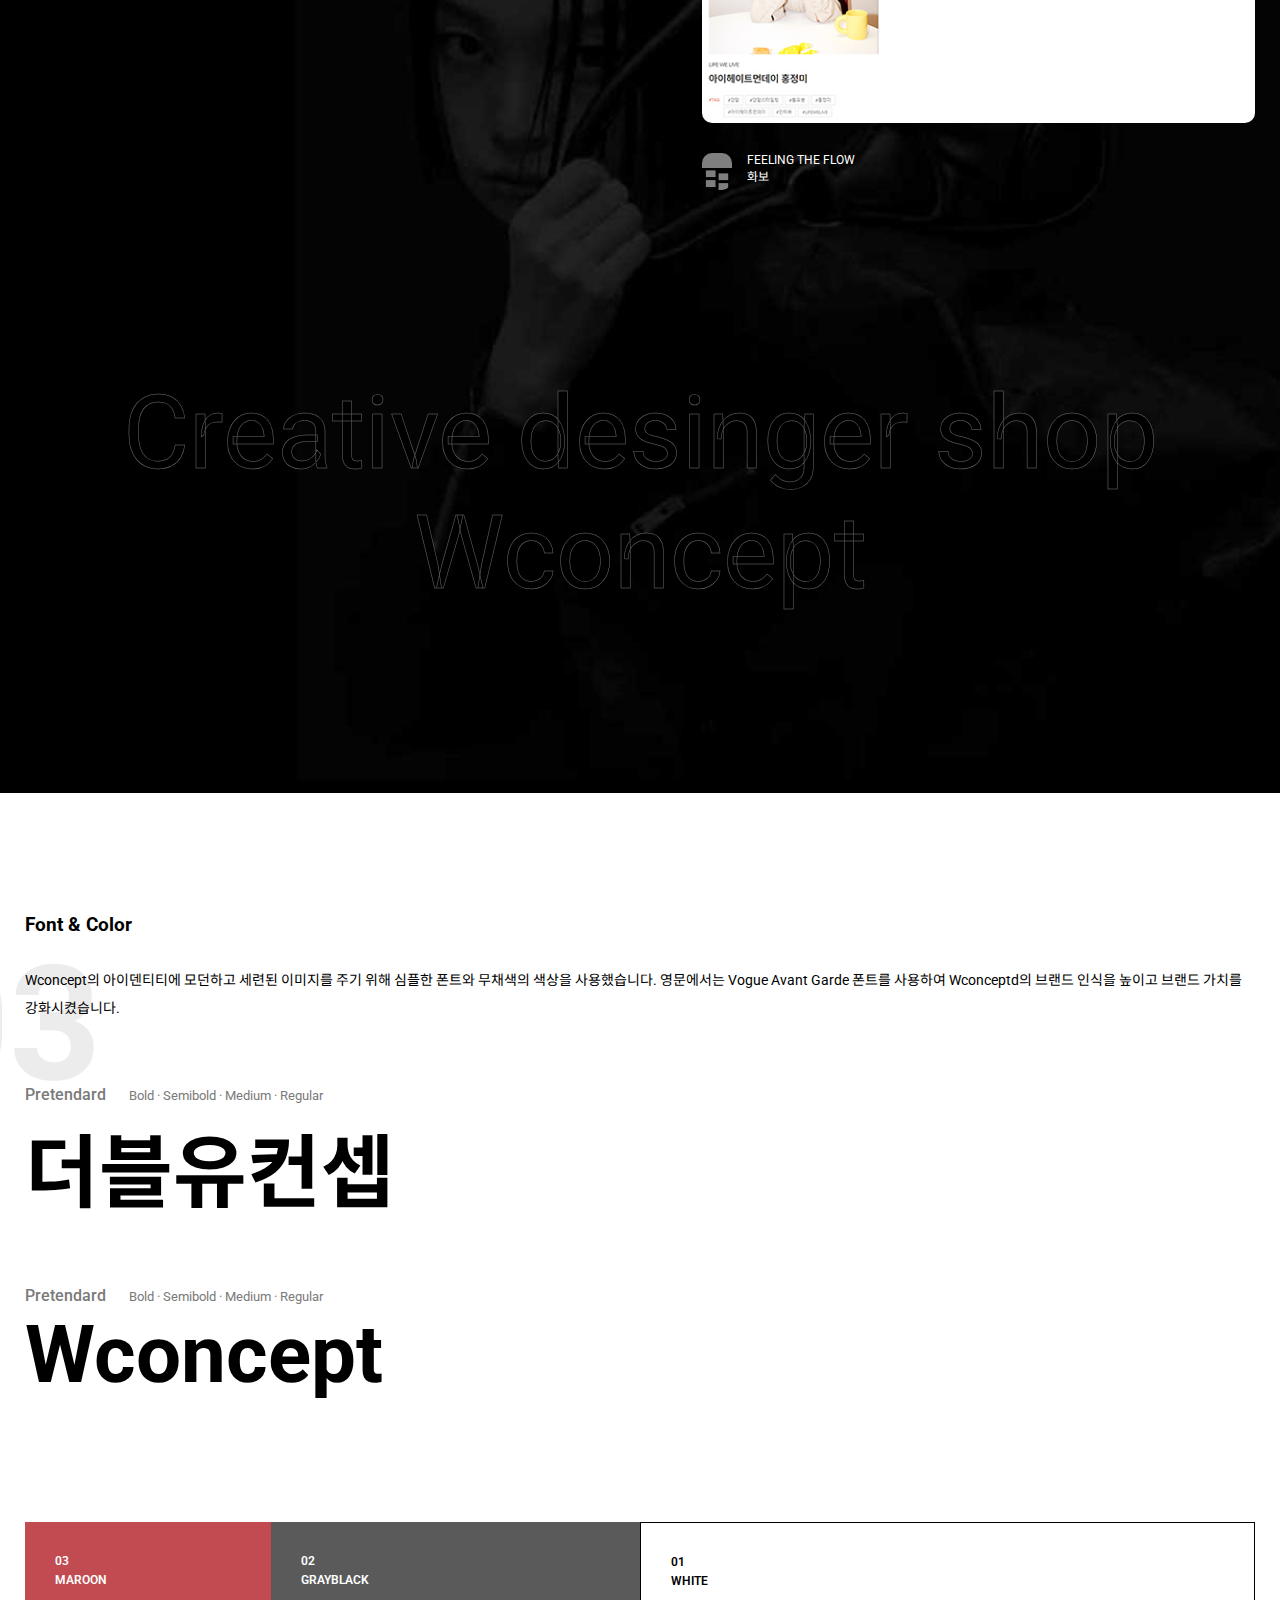
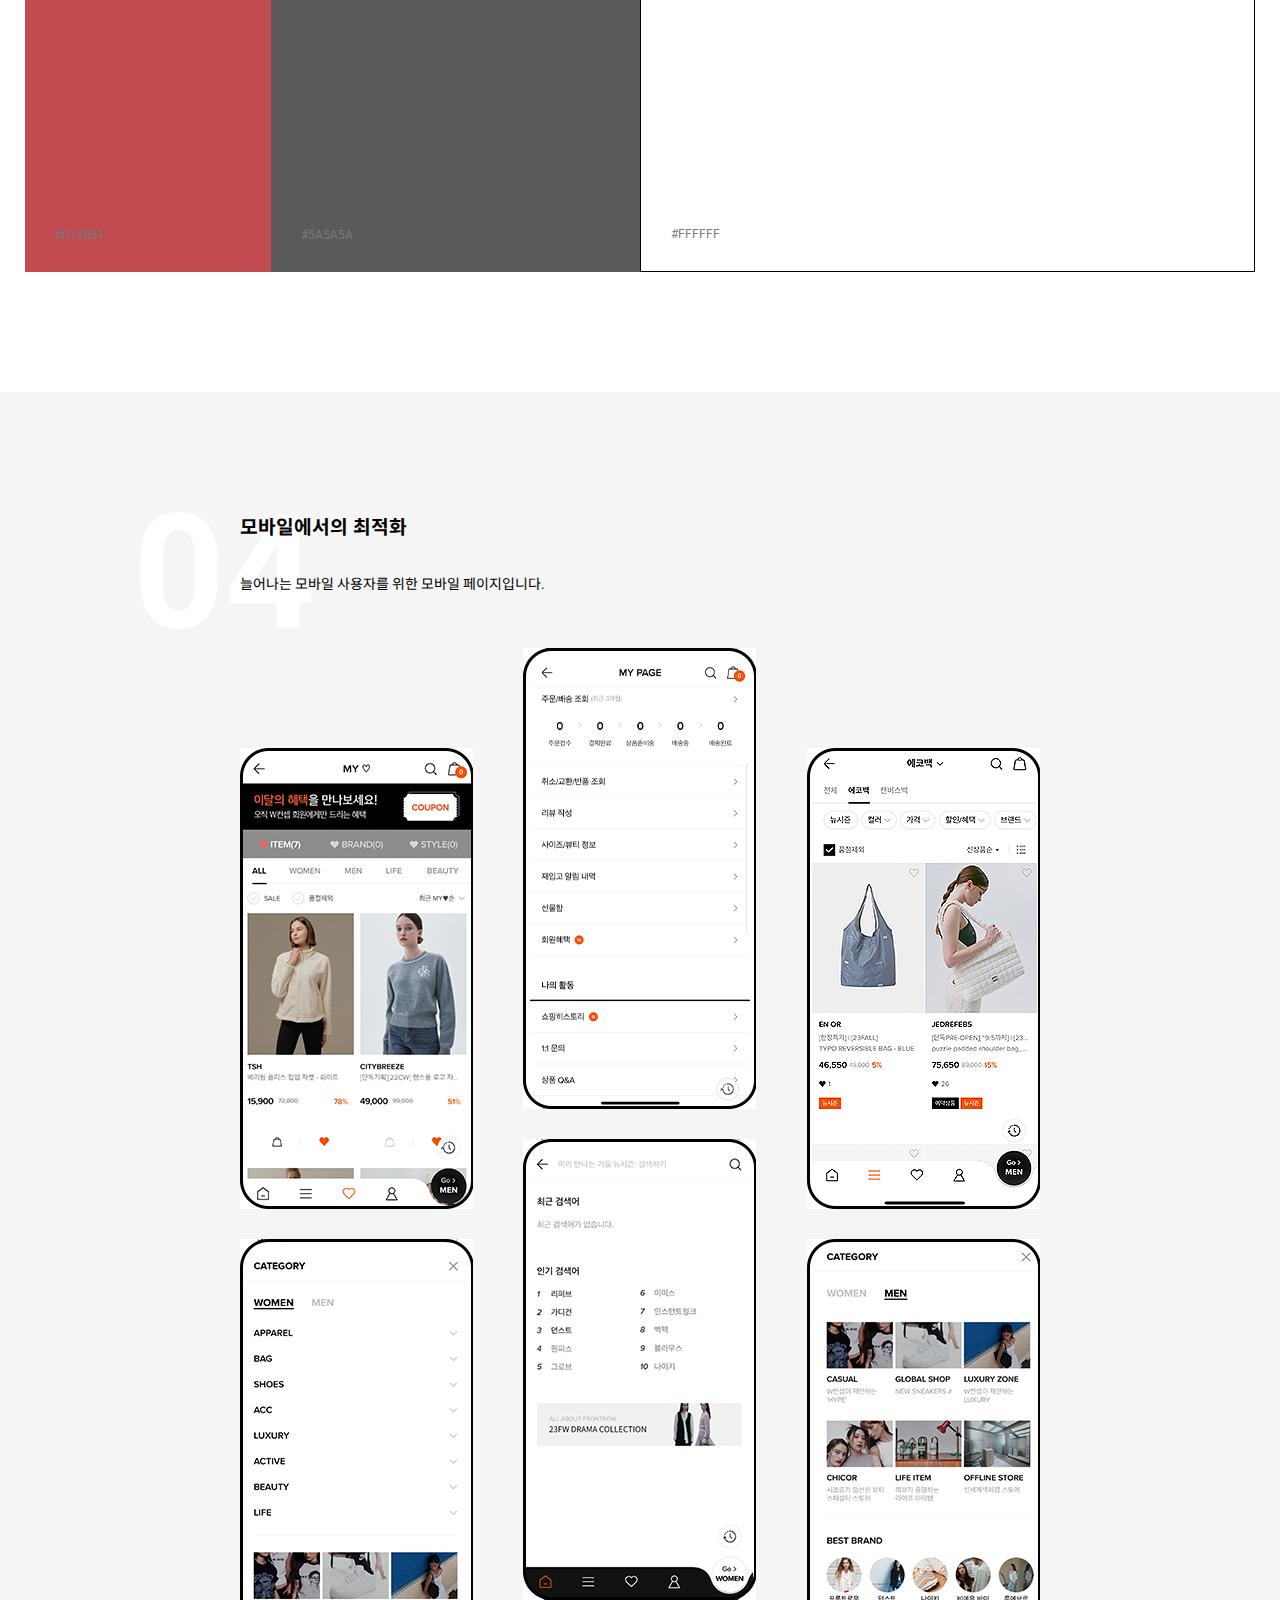
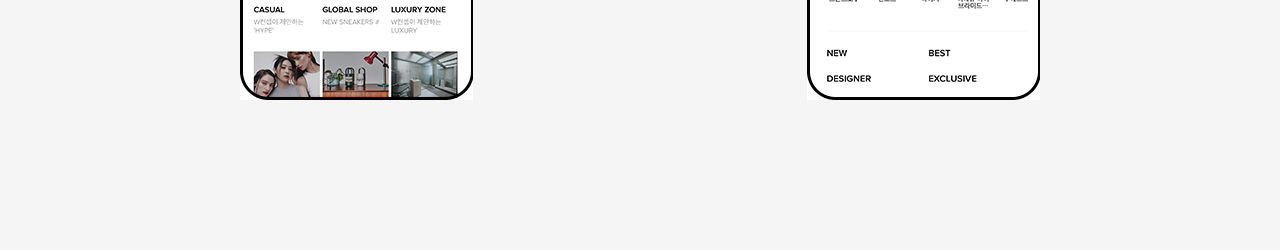
<file: style_guide/wconcept/index.html>
<!DOCTYPE html>
<html lang="ko">
<head>
<title>portfolio :: Portfolio Mockup</title>
<meta charset="utf-8">
<meta name="viewport" content="width=device-width, initial-scale=1.0, maximum-scale=1">
<link rel="stylesheet" href="https://fonts.googleapis.com/css2?family=Roboto:wght@100;300;400;500;700;900&display=swap">
<link rel="stylesheet" href="https://fonts.googleapis.com/css2?family=Noto+Sans+KR:wght@300;400;500;600&display=swap">
<link rel="stylesheet" href="https://site-assets.fontawesome.com/releases/v6.1.2/css/all.css">
<link rel="stylesheet" href="css/style.css">
</head>

<body>
<div class="wrapper">
	<div class="header">
		<h1><a href="">PORTFOLIO</a></h1>
		<a href="" class="tab">
			<span></span>
			<span></span>
		</a>
	</div>
	<section id="page1">
		<div class="slider">
			<div class="tag">Wconcept</div>
			<div class="title">
				<h2>
					Creative <br>desinger shop<br>
					<span>Wconcept</span>
				</h2>
			</div>
			<div class="direction">
				<a href="" class="prev">prev</a>
				<a href="" class="next">next</a>
			</div>
		</div>
		<div class="prologue">
			<div class="title">더블유컨셉</div>
			<div class="desc">
				<p>
					<strong>프로젝트명</strong>
					<span>웹사이트 UX/UI</span>
				</p>
				<p>
					<strong>제작방식</strong>
					<span>워드프레스, 반응형 구축</span>
				</p>
				<p>
					Wconcept은 패션전문 데일리 미디어 매체로써 대한민국 대표 패션 잡지 중 하나입니다. 
					사용자에게 최신 트렌드를 전달하는 매체로서의 역할을 강조하고 다양한 기사를 명확히 
					전달하는 미션을 UI/UX에 기반한 웹사이트로 제작했습니다.
					<span>다소 답답했던 기존 사이트와는 
					달리 여백과 시원하고 깔끔한 레이아웃을 사용하여 콘텐츠 경험을 개선하고 사용자의 
					충성도를 높이도록 했습니다.</span>
				</p>
			</div>
			<div class="modal">
				<img src="images/desktop_modal_1.png" alt="desktop modal">
			</div>
		</div>
	</section>
	<section id="page2">
		<div class="inner">
			<div class="overview">
				<div class="title">
					<h3>OVERVIEW</h3>
					<p>
						웹사이트를 분석하고 개편되는 웹사이트에 미디어 매체의 역할과 사용자의 편의성을 적용하기 위해
						디지털 매거진 매체에 최적화를 하였으며 불편함, 낮은 가독성, 답답함 
						같이 직관적이지 못한 요소들은 레이아웃을 변경한 UI로 웹사이트 개선에 사용했습니다.
					</p>
				</div>
				<div class="content">
					<div class="top">
						<ul>
							<li>
								<div class="round">
									<strong>데일리<br>디지털 미디어</strong>
									<p>고품질의 패션/뷰티<br>정보데일리 디지털 미디어<br>표현 필요</p>
								</div>
							</li>
							<li>
								<div class="round">
									<strong>정보전달</strong>
									<p>직관적이지 못한 요소들로<br>인한 정보전달의 답답함</p>
								</div>
							</li>
							<li>
								<div class="round">
									<strong>모바일 퍼스트</strong>
									<p>모바일 사용자의 증가로<br>인한 반응형 페이지 필요</p>
								</div>
							</li>
						</ul>
					</div>
					<div class="bottom">
						<ul>
							<li>
								<strong>신뢰성 있는 매체</strong>
								<p>
									단정한 블랙&화이트의 컬러와 사용자<br>
									의 편의성을 위한 구성을 사용하여<br>
									정보 미디어 매체의 필수요소인 신뢰<br>
									성을 표현했습니다.
								</p>
							</li>
							<li>
								<strong>시원한 레이아웃</strong>
								<p>
									1600px의 넓은 바디영역으로 다양한<br>
									콘텐츠가 답답하지 않도록 했습니다.<br>
									홈페이지에 다양한 섬네일으로 각 카<br>
									테고리가 분류되어 페이지가 시원해<br>
									보이도록 했습니다.
								</p>
							</li>
							<li>
								<strong>모바일 최적화</strong>
								<p>
									단정한 블랙&화이트의 컬러와 사용자<br>
									의 편의성을 위한 구성을 사용하여<br>
									정보 미디어 매체의 필수요소인 신뢰<br>
									성을 표현했습니다.
								</p>
							</li>
						</ul>
					</div>
				</div>
			</div>
		</div>
	</section>
	<section id="page3">
		<div class="part1">
			<div class="title">
				<h3># 새로운 인사이트의 디지털 매거진</h3>
				<strong>섬네일의 형태</strong>
				<p>
					스크롤이 긴 페이지에서 사용자는 스크롤을 빠르게 합니다. 이러한 상황에서 섬네일의 모양이 같을 경우 섹션의 구분이 어렵습니다. 
					<br>따라서 섹션별로 섬네일에 차별성을 두어 사용자가 섹션의 구분을 인지 할 수 있도록 했습니다.
				</p>
			</div>
			<div class="tablet">
				<img src="images/tablet_1.jpg" alt="tablet">
			</div>
		</div>
		<div class="part2">
			<div class="inner">
				<div class="title">
					<strong>기사의 다양한 형태와 엘리먼트</strong>
					<p>
						한 가지 형태가 아닌 기사의 스타일에 맞는 UI로 기사의 색깔이 명확하게 드러나도록 했습니다.<br>
						각 페이지에 엘리먼트를 사용하여 에디터가 편집에 들어가는 시간이 적어지게끔 폰트의 사이즈, 간격, 형태를 맞추었습니다.<br>
						기사 작성 시 번거로운 편집을 거치지 않아도 되게끔 편리함을 주었습니다.
					</p>
				</div>
				<div class="review">
					<ul>
						<li>
							<div class="desktop">
								<img src="images/desktop1_1.jpg" alt="desktop1">
								<div class="pop1">
									<p>연관 기사 엘리먼트</p>
									<img src="images/element1.png" alt="element1">
							</div>
							<div class="pop2">
								<p>인용구 엘리먼트</p>
								<img src="images/element2.png" alt="elemen2">
							</div>
							<div class="pop3">
								<p>구매 엘리먼트</p>
								<img src="images/element3.png" alt="element3">
							</div>
							<div class="pop4">
								<img src="images/simple1.png" alt="">
								<p>SIMPLE<br>일반 이미지</p>
							</div>
						</li>
						<li>
							<div class="desktop">
								<img src="images/desktop2_2.jpg" alt="desktop2">
								<div class="pop4">
									<img src="images/simple1.png" alt="">
									<p>SIMPLE<br>일반 이미지</p>
								</div>
							</div>
						</li>
						<li>
							<div class="desktop">
								<img src="images/desktop3_3.jpg" alt="desktop3">
								<div class="pop5">
									<img src="images/simple3.png" alt="simple3">
									<p>FEELING THE FLOW<br>화보</p>
								</div>
							</div>
						</li>
					</ul>
				</div>
				<div class="decoration">Creative desinger shop<br>Wconcept</div>
			</div>
		</div>
	</section>
	<section id="page4">
		<div class="inner">
			<div class="title">
				<strong>Font & Color</strong>
				<p>
					Wconcept의 아이덴티티에 모던하고 세련된 이미지를 주기 위해<br>
					심플한 폰트와 무채색의 색상을 사용했습니다.<br>
					영문에서는 Vogue Avant Garde 폰트를 사용하여 Wconceptd의<br>
					브랜드 인식을 높이고 브랜드 가치를 강화시켰습니다.
				</p>
			</div>
			<div class="font_style">
				<ul>
					<li>
						<div class="pretendard">
							<span>Pretendard</span> Bold · Semibold · Medium · Regular
						</div>
						<div class="example">더블유컨셉</div>
					</li>
					<li>
						<div class="pretendard">
							<span>Pretendard</span> Bold · Semibold · Medium · Regular
						</div>
						<div class="example">Wconcept</div>
					</li>
				</ul>
			</div>
		</div>
		<div class="color_style">
			<ul>
				<li>
					<p>03<br>MAROON</p>
					<span>#C14B51</span>
				</li>
				<li>
					<p>02<br>GRAYBLACK</p>
					<span>#5A5A5A</span>
				</li>
				<li>
					<p>01<br>WHITE</p>
					<span>#FFFFFF</span>
				</li>
			</ul>
		</div>
	</section>
	<section id="page5">
		<div class="inner">
			<div class="title">
				<!-- <span>04</span> -->
				<strong>모바일에서의 최적화</strong>
				<p>늘어나는 모바일 사용자를 위한 모바일 페이지입니다.</p>
			</div>
			<div class="modal">
				<ul>
					<li>
						<img src="images/mobile_image1_1.jpg" alt="">
						<img src="images/mobile_image2_1.jpg" alt="">
					</li>
					<li>
						<img src="images/mobile_image3_1.jpg" alt="">
						<img src="images/mobile_image4_1.jpg" alt="">
					</li>
					<li>
						<img src="images/mobile_image5_1.jpg" alt="">
						<img src="images/mobile_image6_1.jpg" alt="">
					</li>
				</ul>
			</div>
		</div>
	</section>
</div>
</body>
</html>
</file>
<file: project2/css/style.css>
﻿@charset "utf-8";

body {
	min-width: 1019px;
}

/* skip navigation */
.skip_navi .skip_wrap a {
	position: absolute;
	left: -9999%;
	top: 0;
	z-index: 9999;
	padding: 6px 0;
	width: 100%;
	text-align: center;
	text-decoration: none;
	font-size: 14px;
	background-color: #333;
	color: #fff;
}
.skip_navi .skip_wrap a:focus {
	left: 0;
}

/* header */
.header {
	position: relative;
	margin: 0 auto;
	width: 1020px;
	height: 100px;
}
.header .signature {
	position: absolute;
	left: 50%;
	top: 15px;
	margin-left: -80px;
	width: 160px;
	height: 70px;
}
.header .signature img {
	max-width: 100%;
}
.header .social {
	position: relative;
	float: left;
	margin: 38px 0 25px;
	font-size: 0;
}
.header .social ul {
	display: inline-block;
}
.header .social ul li {
	display: inline-block;
}
.header .social li a {
	display: block;
	margin: 0 3px;
	width: 25px;
	height: 25px;
}
.header .social li:first-child a {
	margin-left: 0;
}
.header .social .mileage_btn {
	display: inline-block;
	margin-left: 12px;
	width: 88px;
	height: 24px;
}
.header .location {
	float: right;
	margin-top: 38px;
	height: 26px;
	font-size: 0;
}
.header .location li { 
	display: inline-block;
	height: 26px;
}
.header .location li a {
	display: block;
	padding: 0 10px 0 14px;
	line-height: 26px;
	text-decoration: none;
	text-transform: uppercase;
	text-align: center;
	font-size: 12px;
	background: url(../images/bg_table_col.gif) no-repeat left center; 
	color: #797d85;
}
.header .location li:first-child a {
	background: none;
}
.header .location li:nth-child(3) a {
	padding-right: 0;
	font-weight: 300;
}

/* navigation */
.nav {
	position: relative;
	min-width: 1019px;
}
.nav > ul {
	position: absolute;
	left: 0;
	top: 0;
	z-index: 100;
	width: 100%;
	height: 54px;
	overflow: hidden;
	text-align: center;
	background: url(../images/bg_gnb.gif) repeat-x 0 0;
	transition: height 0.3s;
}
.nav > ul.over {
	height: 185px;
}
.nav > ul > li {
	display: inline-block;
	position: relative;
	padding: 0 20px;
	height: 185px;
	overflow: hidden;
}
.nav > ul > li:first-child {
	margin-left: 0;
}
.nav > ul > li > a {
	display: block;
	padding: 0 40px;
	line-height: 54px;
	text-decoration: none;
	font-size: 14px;
	color: #2f2f2f;
}
.nav > ul > li:hover > a,
.nav > ul > li.over > a {
	color: #b4252d;
}
.nav .sub {
	position: absolute;
	left: 50%;
	margin-left: -20px;
	padding-top: 14px;
	height: 131px;
	text-align: center;
}
.nav .sub a {
	display: block;
	padding: 6px 0 7px;
	line-height: 1;
	text-align: left;
	text-decoration: none;
	font-size: 12px;
	color: #a0a0a0;
}
.nav .sub a:hover,
.nav .sub a:focus {
	text-decoration: underline;
	color: #000;
}

/* keyvisual */
.hero {
	position: relative;
	margin-top: 54px;
	width: 100%;
	overflow: hidden;
}
.hero .gallery {
	position: relative;
	width: 400%;
}
.hero .gallery li {
	float: left;
	width: 25%;
}
.hero .gallery li img {
	max-width: 100%;
}
.hero .direction_nav li {
	position: absolute;
	top: 50%;
	z-index: 12;
	margin-top: -22px;
}
.hero .direction_nav li.left {
	left: 20px;
}
.hero .direction_nav li.right {
	right: 20px;
}

/* section1 */
section::before,
section:before,
section::after,
section:before {
	content: "";
	display: block;
}
section::after,
section:after {
	clear: left;
}
section {
	margin: 0 auto;
	width: 1020px;
}
#section1 {
	margin-bottom: 30px;
}
#section1 .pro_top {
	margin-top: 70px;
	height: 388px;
}
#section1 .pro_top .buttero_img {
	float: left;
	width: 690px;
	height: 388px;
	background: url(../images/buttero.jpg) no-repeat center center;
	background-size: 100%;
	transition: background-size 0.5s;
}
#section1 .pro_top .buttero_img:hover,
#section1 .pro_top .buttero_img:focus {
	background-size: 110%;
}
#section1 .pro_top .buttero_txt {
	float: left;
	margin-left: 30px;
	padding-top: 120px;
	width: 300px;
	height: 388px;
	text-align: center;
	border: 1px solid #a0a0a0;
	box-sizing: border-box;
}
#section1 .pro_top .buttero_txt h4 {
	font-size: 24px;
}
#section1 .pro_top .buttero_txt span {
	padding-top: 5px;
	font-size: 14px;
	color: #302f2f;
}
#section1 .pro_top .buttero_txt p {
	margin-bottom: 30px;
	padding-top: 30px;
	font-size: 14px;
	color: #a0a0a0;
}
#section1 .pro_top .buttero_txt .button {
	display: block;
	margin: 0 auto;
	padding-top: 0;
	width: 120px;
	line-height: 35px;
	text-decoration: underline;
	background-color: #fff;
	box-sizing: border-box;
	transition: all 0.3s;
}
#section1 .pro_top .buttero_txt:hover p,
#section1 .pro_top .buttero_txt:focus p {
	text-decoration: underline;
}
#section1 .pro_top .buttero_txt:hover .button,
#section1 .pro_top .buttero_txt:focus .button {
	text-decoration: none;
	background-color: #b5252e;
	color: #fff;
}
#section1 .pro_bottom {
	margin-top: 30px;
}
#section1 .pro_bottom .atclip_txt {
	float: left;
	margin-right: 30px;
	padding-top: 120px;
	width: 300px;
	height: 388px;
	text-align: center;
	border: 1px solid #a0a0a0;
	box-sizing: border-box;
}
#section1 .pro_bottom .atclip_txt h4 {
	font-size: 24px;
}
#section1 .pro_bottom .atclip_txt span {
	padding-top: 5px;
	font-size: 14px;
	color: #302f2f;
}
#section1 .pro_bottom .atclip_txt p {
	margin-bottom: 30px;
	padding-top: 30px;
	font-size: 14px;
	color: #a0a0a0;
}
#section1 .pro_bottom .atclip_txt .button {
	display: block;
	margin: 0 auto;
	width: 120px;
	line-height: 35px;
	text-decoration: underline;
	font-size: 14px;
	background-color: #fff;
	color: #302f2f;
	box-sizing: border-box;
	transition: all 0.3s;
}
#section1 .pro_bottom .atclip_txt:hover p,
#section1 .pro_bottom .atclip_txt:focus p {
	text-decoration: underline;
}
#section1 .pro_bottom .atclip_txt:hover .button,
#section1 .pro_bottom .atclip_txt:focus .button {
	text-decoration: none;
	background-color: #b5252e;
	color: #fff;
}
#section1 .pro_bottom .atclip_img {
	float: left;
	width: 690px;
	height: 388px;
	background: url(../images/atclip.jpg) no-repeat center center;
	background-size: 100%;
	transition: background-size 0.5s;
}
#section1 .pro_bottom .atclip_img:hover,
#section1 .pro_bottom .atclip_img:focus {
	background-size: 110%;
}

/* section2 */
#section2 .left_cont {
	float: left;
	margin-right: 30px;
	width: 495px;
	height: 900px;
}
#section2 .left_cont .heich {
	display: block;
	position: relative;
}
#section2 .left_cont .heich .heich_txt {
	position: absolute;
	left: 30px;
	bottom: 56px;
}
#section2 .left_cont .heich .heich_txt p {
	font-size: 14px;
	color: #fff;
}
#section2 .left_cont .heich .heich_txt h4 {
	font-size: 26px;
	color: #fff;
}
#section2 .left_cont .heich .heich_txt .button {
	display: inline-block;
	vertical-align: middle;
	margin-top: 20px;
	width: 100px;
	line-height: 35px;
	text-align: center;
	font-size: 13px;
	color: #fff;
	border: 1px solid #fff;
	transition: all 0.4s;
}
#section2 .left_cont .heich:hover .heich_txt .button,
#section2 .left_cont .heich:focus .heich_txt .button {
	text-decoration: none;
	background-color: #fff;
	color: #444;
}
#section2 .left_cont .new {
	display: block;
	position: relative;
	margin-top: 30px;
	width: 495px;
}
#section2 .left_cont .new .new_txt {
	position: absolute;
	left: 184px;
	top: 80px;
	text-align: center;
}
#section2 .left_cont .new .new_txt h4 {
	font-size: 36px;
	color: #444;
	transition: color 0.3s;
}
#section2 .left_cont .new .new_txt p {
	font-size: 14px;
	color: #444;
	transition: color 0.3s;
}
#section2 .left_cont .new .new_txt .button {
	display: inline-block;
	margin-top: 30px;
	width: 125px;
	line-height: 35px;
	text-decoration: none;
	font-size: 13px;
	background-color: #444;
	color: #fff;
	transition: all 0.3s;
}
#section2 .left_cont .new:hover,
#section2 .left_cont .new:focus {
	background: url(../images/new1.jpg) no-repeat center center;
}
#section2 .left_cont .new:hover h4,
#section2 .left_cont .new:focus h4,
#section2 .left_cont .new:hover p,
#section2 .left_cont .new:focus p {
	color: #fff;
}
#section2 .left_cont .new:hover .button,
#section2 .left_cont .new:focus .button {
	background-color: #b5252e;
}
#section2 .right_cont {
	float: left;
	width: 495px;
	height: 900px;
}
#section2 .right_cont .sale {
	display: block;
	padding-top: 80px;
	width: 495px;
	height: 300px;
	text-align: center;
	border: 1px solid #a0a0a0;
	box-sizing: border-box;
}
#section2 .right_cont .sale h4 {
	font-size: 36px;
	color: #444;
	transition: color 0.3s;
}
#section2 .right_cont .sale p {
	font-size: 14px;
	font-weight: 300;
	color: #444;
	transition: color 0.3s;
}
#section2 .right_cont .sale .button {
	display: inline-block;
	margin-top: 30px;
	width: 125px;
	line-height: 35px;
	text-decoration: none;
	font-size: 13px;
	background-color: #444;
	color: #fff;
	transition: all 0.3s;
}
#section2 .right_cont .sale:hover,
#section2 .right_cont .sale:focus {
	background: url(../images/sale.jpg) no-repeat center center;
}
#section2 .right_cont .sale:hover h4,
#section2 .right_cont .sale:focus h4,
#section2 .right_cont .sale:hover p,
#section2 .right_cont .sale:focus p {
	color:#fff;
}
#section2 .right_cont .sale:hover .button,
#section2 .right_cont .sale:focus .button {
	background-color: #b5252e;
}
#section2 .right_cont .mimic {
	display: block;
	position: relative;
	margin-top: 30px;
	width: 495px;
	height: 570px;
}
#section2 .right_cont .mimic .mimic_txt {
	position: absolute;
	left: 30px;
	bottom: 56px;
}
#section2 .right_cont .mimic .mimic_txt p {
	font-size: 14px;
	color: #fff;
}
#section2 .right_cont .mimic .mimic_txt h4 {
	font-size: 26px;
	color: #fff;
}
#section2 .right_cont .mimic .mimic_txt .button {
	display: inline-block;
	vertical-align: middle;
	margin-top: 20px;
	width: 100px;
	line-height: 35px;
	text-align: center;
	font-size: 13px;
	color: #fff;
	border: 1px solid #fff;
	transition: all 0.4s;
}
#section2 .right_cont .mimic:hover .mimic_txt .button,
#section2 .right_cont .mimic:focus .mimic_txt .button {
	text-decoration: none;
	background-color: #fff;
	color: #444;
}

/* footer */
#footer::before,
#footer:before,
#footer::after,
#footer:after {
	content: "";
	display: block;
}
#footer::after,
#footer:after {
	clear: left;
}
#footer {
	position: relative;
	margin-top: 60px;
	width: 100%;
	height: 214px;
	background-color: #333;
}
#footer .footer_cont {
	margin: 0 auto;
	padding-top: 55px;
	width: 1020px;
	text-align: center;
}
#footer .footer_cont > a {
	margin-left: 15px;
}
#footer span {
	font-size: 12px;
	color: #727272;
}
#footer p {
	font-size: 12px;
	color: #727272;
}
#footer .footer_cont .sns li {
	position: relative;
	display: inline-block;
	padding: 20px 15px;
}
#footer .footer_cont .sns li::after,
#footer .footer_cont .sns li:after {
	content: "";
	display: block;
	position: absolute;
	top: 20px;
	right: -2px;
	width: 1px;
	height: 16px;
	background-color: #727272;
}
#footer .footer_cont .sns li:last-child::after,
#footer .footer_cont .sns li:last-child:after {
	display: none;
}
</file>
<file: project2/responsive/css/style.css>
﻿@charset "utf-8";

body {
	/* min-width: 1019px; *//* responsive */
}

/* skip navigation */
.skip_navi .skip_wrap a {
	position: absolute;
	left: -9999%;
	top: 0;
	z-index: 9999;
	padding: 6px 0;
	width: 100%;
	text-align: center;
	text-decoration: none;
	font-size: 14px;
	background-color: #333;
	color: #fff;
}
.skip_navi .skip_wrap a:focus {
	left: 0;
}

/* header */
.header {
	position: relative;
	margin: 0 auto;
	max-width: 1020px; /* responsive */
	height: 100px;
}
.header .signature {
	position: absolute;
	left: 50%;
	top: 15px;
	margin-left: -80px;
	width: 160px;
	height: 70px;
}
.header .signature img {
	max-width: 100%;
}
.header .social {
	position: relative;
	float: left;
	margin: 38px 0 25px;
	font-size: 0;
}
.header .social ul {
	display: inline-block;
}
.header .social ul li {
	display: inline-block;
}
.header .social li a {
	display: block;
	margin: 0 3px;
	width: 25px;
	height: 25px;
}
.header .social li:first-child a {
	margin-left: 0;
}
.header .social .mileage_btn {
	display: inline-block;
	margin-left: 12px;
	width: 88px;
	height: 24px;
}
.header .location {
	float: right;
	margin-top: 38px;
	height: 26px;
	font-size: 0;
}
.header .location li { 
	display: inline-block;
	height: 26px;
}
.header .location li a {
	display: block;
	padding: 0 10px 0 14px;
	line-height: 26px;
	text-decoration: none;
	text-transform: uppercase;
	text-align: center;
	font-size: 12px;
	background: url(../images/bg_table_col.gif) no-repeat left center; 
	color: #797d85;
}
.header .location li:first-child a {
	background: none;
}
.header .location li:nth-child(3) a {
	padding-right: 0;
	font-weight: 300;
}

/* navigation */
.nav {
	position: relative;
	/* min-width: 1019px; *//* responsive */
}
.nav > ul {
	position: absolute;
	left: 0;
	top: 0;
	z-index: 100;
	width: 100%;
	height: 54px;
	overflow: hidden;
	text-align: center;
	background: url(../images/bg_gnb.gif) repeat-x 0 0;
	transition: height 0.3s;
}
.nav > ul.over {
	height: 185px;
}
.nav > ul > li {
	display: inline-block;
	position: relative;
	padding: 0 20px;
	height: 185px;
	overflow: hidden;
}
.nav > ul > li:first-child {
	margin-left: 0;
}
.nav > ul > li > a {
	display: block;
	padding: 0 40px;
	line-height: 54px;
	text-decoration: none;
	font-size: 14px;
	color: #2f2f2f;
}
.nav > ul > li:hover > a,
.nav > ul > li.over > a {
	color: #b4252d;
}
.nav .sub {
	position: absolute;
	left: 50%;
	margin-left: -20px;
	padding-top: 14px;
	height: 131px;
	text-align: center;
}
.nav .sub a {
	display: block;
	padding: 6px 0 7px;
	line-height: 1;
	text-align: left;
	text-decoration: none;
	font-size: 12px;
	color: #a0a0a0;
}
.nav .sub a:hover,
.nav .sub a:focus {
	text-decoration: underline;
	color: #000;
}

/* keyvisual */
.hero {
	position: relative;
	margin-top: 54px;
	width: 100%;
	overflow: hidden;
}
.hero .gallery {
	position: relative;
	width: 400%;
}
.hero .gallery li {
	float: left;
	width: 25%;
}
.hero .gallery li img {
	width: 100%;
}
.hero .direction_nav li {
	position: absolute;
	top: 50%;
	z-index: 12;
	margin-top: -22px;
}
.hero .direction_nav li.left {
	left: 20px;
}
.hero .direction_nav li.right {
	right: 20px;
}

/* section1 */
section::before,
section:before,
section::after,
section:before {
	/* content: ""; *//* responsive */
	/* display: block; *//* responsive */
}
section::after,
section:after {
	/* clear: left; *//* responsive */
}
section {
	margin: 0 auto;
	max-width: 1020px; /* responsive */
}
#section1 {
	margin-bottom: 30px;
}
#section1 .pro_top {
	display: flex; /* responsive */
	flex-direction: row; /* responsive */
	margin-top: 70px;
	/* height: 388px; *//* responsive */
}
#section1 .pro_top .buttero_img {
	/* float: left; *//* responsive */
	width: 67%; /* responsive */
	/* height: 388px; *//* responsive */
	overflow: hidden;
	/* background: url(../images/buttero.jpg) no-repeat center center; *//* responsive */
	/* background-size: 100%; *//* responsive */
	/* transition: background-size 0.5s; *//* responsive */
}
#section1 .pro_top .buttero_img img { /* responsive */
	display: block;
	width: 100%; 
	height: 100%;
	object-fit: cover;
	transition: transform 0.3s;
}
#section1 .pro_top .buttero_img:hover img,
#section1 .pro_top .buttero_img:focus img { /* responsive */
	transform: scale(1.05);
}
#section1 .pro_top .buttero_txt { /* responsive */
	display: flex; /* responsive */
	flex-direction: row; /* responsive */
	justify-content: center; /* responsive */
	align-items: center; /* responsive */
	/* float: left; *//* responsive */
	margin-left: 30px;
	/* padding-top: 120px; *//* responsive */
	width: calc(33% - 30px); /* responsive */
	/* height: 388px; *//* responsive */
	text-align: center;
	border: 1px solid #a0a0a0;
	/* box-sizing: border-box; *//* responsive */
}
#section1 .pro_top .buttero_txt h4 {
	font-size: 24px;
}
#section1 .pro_top .buttero_txt span {
	padding-top: 5px;
	font-size: 14px;
	color: #302f2f;
}
#section1 .pro_top .buttero_txt p {
	margin-bottom: 30px;
	padding-top: 30px;
	font-size: 14px;
	color: #a0a0a0;
}
#section1 .pro_top .buttero_txt .button {
	display: block;
	margin: 0 auto;
	padding-top: 0;
	width: 120px;
	line-height: 35px;
	text-decoration: underline;
	background-color: #fff;
	box-sizing: border-box;
	transition: all 0.3s;
}
#section1 .pro_top .buttero_txt:hover p,
#section1 .pro_top .buttero_txt:focus p {
	text-decoration: underline;
}
#section1 .pro_top .buttero_txt:hover .button,
#section1 .pro_top .buttero_txt:focus .button {
	text-decoration: none;
	background-color: #b5252e;
	color: #fff;
}
#section1 .pro_bottom {
	display: flex; /* responsive */
	flex-direction: row; /* responsive */
	margin-top: 30px;
}
#section1 .pro_bottom .atclip_txt {
	display: flex; /* responsive */
	flex-direction: row; /* responsive */
	justify-content: center; /* responsive */
	align-items: center; /* responsive */
	/* float: left; *//* responsive */
	margin-right: 30px;
	/* padding-top: 120px; *//* responsive */
	width: calc(33% - 30px); /* responsive */
	/* height: 388px; *//* responsive */
	text-align: center;
	border: 1px solid #a0a0a0;
	/* box-sizing: border-box; *//* responsive */
}
#section1 .pro_bottom .atclip_txt h4 {
	font-size: 24px;
}
#section1 .pro_bottom .atclip_txt span {
	padding-top: 5px;
	font-size: 14px;
	color: #302f2f;
}
#section1 .pro_bottom .atclip_txt p {
	margin-bottom: 30px;
	padding-top: 30px;
	font-size: 14px;
	color: #a0a0a0;
}
#section1 .pro_bottom .atclip_txt .button {
	display: block;
	margin: 0 auto;
	width: 120px;
	line-height: 35px;
	text-decoration: underline;
	font-size: 14px;
	background-color: #fff;
	color: #302f2f;
	box-sizing: border-box;
	transition: all 0.3s;
}
#section1 .pro_bottom .atclip_txt:hover p,
#section1 .pro_bottom .atclip_txt:focus p {
	text-decoration: underline;
}
#section1 .pro_bottom .atclip_txt:hover .button,
#section1 .pro_bottom .atclip_txt:focus .button {
	text-decoration: none;
	background-color: #b5252e;
	color: #fff;
}
#section1 .pro_bottom .atclip_img {
	/* float: left; *//* responsive */
	width: 67%; /* responsive */
	/* height: 388px; *//* responsive */
	overflow: hidden; /* responsive */
	/* background: url(../images/atclip.jpg) no-repeat center center; *//* responsive */
	/* background-size: 100%; *//* responsive */
	/* transition: background-size 0.5s; *//* responsive */
}
#section1 .pro_bottom .atclip_img img { /* responsive */
	display: block;
	width: 100%; 
	height: 100%;
	object-fit: cover;
	transition: transform 0.3s;
}
#section1 .pro_bottom .atclip_img:hover img,
#section1 .pro_bottom .atclip_img:focus img { /* responsive */
	transform: scale(1.05);
}

/* section2 */
#section2 { /* responsive */
	display: flex;
	flex-direction: row;
	margin: 0 auto;
	max-width: 1020px;
}
#section2 .left_cont {
	display: flex; /* responsive */
	flex-direction: column; /* responsive */
	justify-content: space-between; /* responsive */
	/* float: left; *//* responsive */
	margin-right: 30px;
	width: 52%; /* responsive */
	/* height: 900px; *//* responsive */
}
#section2 .left_cont .heich {
	display: block;
	position: relative;
	height: calc(100% - (30px + 321px)); /* responsive */
}
#section2 .left_cont .heich img { /* responsive */
	display: block;
	width: 100%;
	height: 100%;
	object-fit: cover;
}
#section2 .left_cont .heich .heich_txt {
	position: absolute;
	left: 30px;
	bottom: 56px;
}
#section2 .left_cont .heich .heich_txt p {
	font-size: 14px;
	color: #fff;
}
#section2 .left_cont .heich .heich_txt h4 {
	font-size: 26px;
	color: #fff;
}
#section2 .left_cont .heich .heich_txt .button {
	display: inline-block;
	vertical-align: middle;
	margin-top: 20px;
	width: 100px;
	line-height: 35px;
	text-align: center;
	font-size: 13px;
	color: #fff;
	border: 1px solid #fff;
	transition: all 0.4s;
}
#section2 .left_cont .heich:hover .heich_txt .button,
#section2 .left_cont .heich:focus .heich_txt .button {
	text-decoration: none;
	background-color: #fff;
	color: #444;
}
#section2 .left_cont .new {
	display: block;
	position: relative;
	margin-top: 30px;
	/* width: 495px; *//* responsive */
	height: 321px; /* responsive */
	background: url(../images/new.png) no-repeat; /* responsive */
	background-size: 100% 100%; /* responsive */
}
#section2 .left_cont .new .new_txt {
	display: flex; /* responsive */
	flex-direction: row; /* responsive */
	justify-content: center; /* responsive */
	align-items: center; /* responsive */
	position: absolute;
	left: 10px; /* responsive */
	top: 10px; /* responsive */
	width: calc(100% - 20px); /* responsive */
	height: calc(100% - 20px); /* responsive */
	text-align: center;
	background-color: #fff; /* responsive */
}
#section2 .left_cont .new .new_txt h4 {
	font-size: 36px;
	color: #444;
	transition: color 0.3s;
}
#section2 .left_cont .new .new_txt p {
	font-size: 14px;
	color: #444;
	transition: color 0.3s;
}
#section2 .left_cont .new .new_txt .button {
	display: inline-block;
	margin-top: 30px;
	width: 125px;
	line-height: 35px;
	text-decoration: none;
	font-size: 13px;
	background-color: #444;
	color: #fff;
	transition: all 0.3s;
}
#section2 .left_cont .new:hover .new_txt,
#section2 .left_cont .new:focus .new_txt { /* responsive */
	background: url(../images/new1.jpg) no-repeat center center;
	background-size: cover;
}
#section2 .left_cont .new:hover h4,
#section2 .left_cont .new:focus h4,
#section2 .left_cont .new:hover p,
#section2 .left_cont .new:focus p {
	color: #fff;
}
#section2 .left_cont .new:hover .button,
#section2 .left_cont .new:focus .button {
	background-color: #b5252e;
}
#section2 .right_cont {
	display: flex; /* responsive */
	flex-direction: column; /* responsive */
	justify-content: space-between; /* responsive */
	/* float: left; *//* responsive */
	width: calc(48% - 30px); /* responsive */
	/* height: 900px; *//* responsive */
}
#section2 .right_cont .sale {
	display: flex; /* responsive */
	flex-direction: row; /* responsive */
	justify-content: center; /* responsive */
	align-items: center; /* responsive */
	/* padding: 135px 0; *//* responsive */
	/* width: 495px; *//* responsive */
	height: 321px; /* responsive */
	text-align: center;
	border: 1px solid #a0a0a0;
	/* box-sizing: border-box; *//* responsive */
}
#section2 .right_cont .sale h4 {
	font-size: 36px;
	color: #444;
	transition: color 0.3s;
}
#section2 .right_cont .sale p {
	font-size: 14px;
	font-weight: 300;
	color: #444;
	transition: color 0.3s;
}
#section2 .right_cont .sale .button {
	display: inline-block;
	margin-top: 30px;
	width: 125px;
	line-height: 35px;
	text-decoration: none;
	font-size: 13px;
	background-color: #444;
	color: #fff;
	transition: all 0.3s;
}
#section2 .right_cont .sale:hover,
#section2 .right_cont .sale:focus {
	background: url(../images/sale.jpg) no-repeat center center;
	background-size: cover; /* responsive */
}
#section2 .right_cont .sale:hover h4,
#section2 .right_cont .sale:focus h4,
#section2 .right_cont .sale:hover p,
#section2 .right_cont .sale:focus p {
	color:#fff;
}
#section2 .right_cont .sale:hover .button,
#section2 .right_cont .sale:focus .button {
	background-color: #b5252e;
}
#section2 .right_cont .mimic {
	display: block;
	position: relative;
	margin-top: 30px;
	/* width: 495px; *//* responsive */
	height: calc(100% - (30px + 321px)); /* responsive */
}
#section2 .right_cont .mimic img { /* responsive */
	display: block;
	width: 100%;
	height: 100%;
	object-fit: cover;
}
#section2 .right_cont .mimic .mimic_txt {
	position: absolute;
	left: 30px;
	bottom: 56px;
}
#section2 .right_cont .mimic .mimic_txt p {
	font-size: 14px;
	color: #fff;
}
#section2 .right_cont .mimic .mimic_txt h4 {
	font-size: 26px;
	color: #fff;
}
#section2 .right_cont .mimic .mimic_txt .button {
	display: inline-block;
	vertical-align: middle;
	margin-top: 20px;
	width: 100px;
	line-height: 35px;
	text-align: center;
	font-size: 13px;
	color: #fff;
	border: 1px solid #fff;
	transition: all 0.4s;
}
#section2 .right_cont .mimic:hover .mimic_txt .button,
#section2 .right_cont .mimic:focus .mimic_txt .button {
	text-decoration: none;
	background-color: #fff;
	color: #444;
}

/* footer */
#footer::before,
#footer:before,
#footer::after,
#footer:after {
	/* content: ""; *//* responsive */
	/* display: block; *//* responsive */
}
#footer::after,
#footer:after { 
	/* clear: left; *//* responsive */
}
#footer {
	position: relative;
	margin-top: 60px;
	width: 100%;
	/* height: 214px; *//* responsive */
	background-color: #333;
}
#footer .footer_cont {
	margin: 0 auto;
	padding: 55px 0;
	max-width: 1020px; /* responsive */
	text-align: center;
}
#footer .footer_cont > a {
	margin-left: 15px;
}
#footer span {
	font-size: 12px;
	color: #727272;
}
#footer p {
	font-size: 12px;
	color: #727272;
}
#footer .footer_cont .sns li {
	position: relative;
	display: inline-block;
	padding: 20px 15px;
}
#footer .footer_cont .sns li::after,
#footer .footer_cont .sns li:after {
	content: "";
	display: block;
	position: absolute;
	top: 20px;
	right: -2px;
	width: 1px;
	height: 16px;
	background-color: #727272;
}
#footer .footer_cont .sns li:last-child::after,
#footer .footer_cont .sns li:last-child:after {
	display: none;
}
</file>
<file: style_guide/designdisit/css/style.css>
@charset "utf-8";

body, h1, h2, h3, h4, h5, h6, p, ul, ol, table, dl, dd {
	margin: 0;
	padding: 0;
}
h1 {
	font-size: 16px;
}
a {
	text-decoration: none;
	color: #000;
}
ul, ol {
	list-style: none;
}
img {
	max-width: 100%;
	vertical-align: top;
	border: none;
}
body {
	margin: 0;
	padding: 0;
	min-width: 320px;
	font-family: "Roboto", "Noto Sans KR", sans-serif;
	font-size: 1em;
	color: #000;
}

/* header */
.header {
	width:100%;
	display: flex;
	justify-content: space-between;
	margin: 0 auto;
	padding: 20px 20px;
	/* max-width: 1280px; */
	line-height: 2;
    letter-spacing: 4.5px;
    font-size: 0.913em;
    color: #747474;
	box-sizing: border-box;
}
.header h1 a {
	display: block;
	width: 96px;
	color:#747474;
}
.header .tab {
	padding-top: 15px;
}
.header .tab span {
	display: block;
	margin-bottom: 10px;
	height: 3px;
	width: 30px;
	background-color: #000;
}
.header .tab span:nth-child(1) {
	transform: rotate(45deg);
	margin: 0 0 -3px 0;
}
.header .tab span:nth-child(2) {
	transform: rotate(-45deg);
}

@media only screen and (max-width: 1280px) {
	.header {
		padding: 20px 25px;
	}
}

/* page1 */
#page1 {
	overflow-x: hidden;
}
#page1 .slider {
	position: relative;
	margin: 0 auto;
	padding: 100px 0 0 100px;
	max-width: 1280px;
	height: 596px;
	background: url(../images/scene-10.jpg) no-repeat center center;
	background-size: cover;
	color: #fff;
	box-sizing: border-box;
}
#page1 .slider .tag {
	display: inline-block;
	position: relative;
	line-height: 4;
	text-transform: uppercase;
	font-size: 0.813em;
	letter-spacing: 6px;
}
#page1 .slider .tag::after {
	content: "";
	position: absolute;
	left: 0;
	bottom: 0;
	width: 100%;
	height: 4px;
	background-color: #fff;
}
#page1 .slider .title h2 {
	padding-top: 70px;
	line-height: 1.5;
	font-size: 4em;
	font-weight: 100;
}
#page1 .slider .title h2 span {
	font-weight: 700;
}
#page1 .slider .direction a {
	position: absolute;
	top: 50%;
	font-size: 0.875em;
	font-weight: 500;
	letter-spacing: 6px;
	color: #aaa;
}
#page1 .slider .direction .prev {
	left: -45px;
	transform: rotate(-90deg);
}
#page1 .slider .direction .next {
	right: -45px;
	transform: rotate(90deg);
}
#page1 .prologue {
	margin: 0 auto;
	padding: 100px 0 200px;
	max-width: 800px;
}
#page1 .prologue .title {
	display: inline-block;
	position: relative;
	padding-right: 10px;
	font-size: 2em;
	font-weight: 700;
}
#page1 .prologue .title::after {
	content: "";
	position: absolute;
	right: -50px;
	bottom: 6px;
	width: 50px;
	height: 6px;
	background-color: #000;
}
#page1 .prologue .desc {
	padding-top: 30px;
}
#page1 .prologue .desc p {
	line-height: 1.8;
	font-size: 0.875em;
}
#page1 .prologue .desc p strong {
	display: inline-block;
	position: relative;
	width: 70px;
}
#page1 .prologue .desc p strong::after {
	content: "";
	position: absolute;
	right: -20px;
	bottom: 6px;
	width: 20px;
	height: 1px;
	background-color: #000;
}
#page1 .prologue .desc p span {
	display: inline-block;
	padding-left: 50px;
}
#page1 .prologue .desc p:nth-of-type(2) {
	padding-top: 12px;
}
#page1 .prologue .desc p:nth-of-type(3) {
	padding-top: 50px;
}
#page1 .prologue .desc p:nth-of-type(3) span {
	display: inline;
	padding-left: 0;
}
#page1 .prologue .modal {
	margin-top: 140px;
	overflow: hidden;
	border: 2px solid #000;
	border-radius: 10px;
}
#page1 .prologue .modal img {
	display: block;
	width: 100%;
	height: 100%;
	object-fit: cover;
}

@media only screen and (max-width: 1280px) {
	#page1 .slider {
		padding: 60px 0 0 25px;
		height: 388px;
	}
	#page1 .slider .title h2 {
		padding-top: 35px;
		font-size: 2.5em;
	}
	#page1 .prologue {
		padding: 100px 25px 200px;
		max-width: 100%;
	}
}
@media only screen and (max-width: 720px) {
	#page1 .prologue {
		padding: 80px 25px 150px;
		max-width: 100%;
	}
	#page1 .prologue .desc p:nth-of-type(3) span {
		display: none;
	}
	#page1 .prologue .modal {
		margin-top: 100px;
	}
}
@media only screen and (max-width: 460px) {
	#page1 .prologue .title::after {
		display: none;
	}
	#page1 .prologue .desc p strong::after {
		display: none;
	}
	#page1 .prologue .desc p span {
		padding-left: 20px;
	}
	#page1 .prologue .modal {
		margin-top: 80px;
	}
}

/* page2 */
#page2 {
	padding: 180px 0;
	background: url(../images/bg_overview.jpg) no-repeat center center;
	background-size: cover;
}
#page2 .inner {
	margin: 0 auto;
	max-width: 1280px;
}
#page2 .inner .overview {
	margin: 0 auto;
	max-width: 800px;
	text-align: center;
	color: #fff;
}
#page2 .inner .overview .title h3 {
	font-size: 2em;
	font-weight: 300;
}
#page2 .inner .overview .title p {
	padding-top: 30px;
	line-height: 2;
	font-size: 0.875em;
	font-weight: 100;
}
#page2 .inner .overview .content {
	padding-top: 150px;
}
#page2 .inner .content .top ul {
	display: flex;
	justify-content: space-between;
}
#page2 .inner .content .top ul li {
	position: relative;
}
#page2 .inner .content .top ul li::after {
	content: "";
	position: absolute;
	left: 50%;
	bottom: -100px;
	width: 12px;
	height: 50px;
	background: url(../images/arrow.png) no-repeat center center;
	transform: translateX(-50%);
}
#page2 .inner .content .top ul li .round {
	display: flex;
	flex-direction: column;
	justify-content: center;
	position: relative;
	width: 230px;
	height: 230px;
	overflow: hidden;
	text-align: center;
	background-color: #222;
	border-radius: 50%;
}
#page2 .inner .content .top ul li .round strong {
	display: block;
	font-size: 1.2em;
	font-weight: 700;
}
#page2 .inner .content .top ul li .round p {
	padding-top: 20px;
	line-height: 1.8;
	font-size: 0.875em;
	font-weight: 300;
}
#page2 .inner .content .bottom {
	padding-top: 150px;
}
#page2 .inner .content .bottom ul {
	display: flex;
	justify-content: space-between;
}
#page2 .inner .content .bottom ul li {
	font-size: 0.875em;
}
#page2 .inner .content .bottom ul li strong {
	position: relative;
	font-size: 1.2em;
	font-weight: 500;
}
#page2 .inner .content .bottom ul li strong::after {
	content: "";
	position: absolute;
	left: 50%;
	bottom: 0;
	width: 30px;
	height: 1px;
	transform: translateX(-50%);
}
#page2 .inner .content .bottom ul li p {
	padding-top: 20px;
	line-height: 1.8;
	color: rgba(255,255,255,.5);
}

@media only screen and (max-width: 1280px) {
	#page2 .inner {
		padding: 0 25px;
	}
	#page2 .inner .overview {
		max-width: 100%;
	}
}
@media only screen and (max-width: 840px) {
	#page2 .inner .overview .content {
		display: flex;
		justify-content: space-around;
		padding-top: 100px;
	}
	#page2 .inner .content .top ul {
		flex-direction: column;
	}
	#page2 .inner .content .top ul li::after {
		display: none;
	}
	#page2 .inner .content .top ul li .round {
		margin-bottom: 50px;
		overflow: unset;
		width: 188px;
		height: 188px;
	}
	#page2 .inner .content .top ul li .round strong {
		font-size: 1em;
	}
	#page2 .inner .content .top ul li .round p {
		font-size: 0.813em;
	}
	#page2 .inner .content .bottom {
		padding-top: 0;
	}
	#page2 .inner .content .bottom ul {
		flex-direction: column;
	}
	#page2 .inner .content .bottom ul li {
		margin: 30px 0 70px;
	}
	#page2 .inner .content .bottom ul li strong {
		font-size: 1em;
	}
	#page2 .inner .content .bottom ul li p {
		font-size: 0.875em;
	}
}
@media only screen and (max-width: 720px) {
	#page2 {
		padding: 120px 0 100px;
	}
	#page2 .inner .overview .title h3 {
		font-size: 1.5em;
	}
	#page2 .inner .overview .title p {
		font-size: 0.813em;
	}
	#page2 .inner .content .bottom {
		display: none;
	}
}

/* page 3*/
#page3 .part1 {
	padding-top: 180px;
	text-align: center;
}
#page3 .part1 .title {
	position: relative;
}
#page3 .part1 .title::before {
	content: "";
	position: absolute;
	left: 50%;
	top: 100px;
	z-index: -1;
	width: 148px;
	height: 117px;
	background: url(../images/label1.png) no-repeat;
	transform: translateX(-50%);
}
#page3 .part1 .title h3 {
	display: inline-block;
	line-height: 1.5;
	font-size: 2em;
	border-bottom: 2px solid #000;
}
#page3 .part1 .title strong {
	display: block;
	padding-top: 100px;
	font-size: 1.2em;
	font-weight: 700;
}
#page3 .part1 .title p {
	padding-top: 30px;
	line-height: 2;
	word-break: break-all;
	font-size: 0.875em;
}
#page3 .part1 .tablet {
	margin-top: 80px;
}
#page3 .part1 .tablet img{
	border-radius: 5px;
}
#page3 .part2 {
	position: relative;
	padding: 160px 0 180px;
	background: url(../images/bg_element.jpg) no-repeat center center;
	background-size: cover;
}
#page3 .part2 .inner {
	margin: 0 auto;
	max-width: 1280px;
}
#page3 .part2 .inner .title {
	position: relative;
	color: #fff;
}
#page3 .part2 .inner .title::before {
	content: "";
	position: absolute;
	left: -100px;
	top: 50px;
	width: 171px;
	height: 118px;
	background: url(../images/label2.png) no-repeat;
	opacity: 0.1;
}
#page3 .part2 .inner .title strong {
	display: block;
	position: relative;
	font-size: 1.2em;
	font-weight: 700;
}
#page3 .part2 .inner .title p {
	position: relative;
	padding-top: 30px;
	line-height: 2;
	word-break: break-all;
	font-size: 0.875em;
}
#page3 .part2 .review {
	padding-top: 100px;
}
#page3 .part2 .review ul li {
	display: flex;
	position: relative;
}
#page3 .part2 .review ul li:nth-child(1) {
	justify-content: flex-start;
}
#page3 .part2 .review ul li:nth-child(2) {
	justify-content: flex-start;
	padding-top: 200px;
}
#page3 .part2 .review ul li:nth-child(3) {
	justify-content: flex-end;
	position: relative;
	top: -200px;
}
#page3 .part2 .review ul li .desktop {
	width: 45%;
}
#page3 .part2 .review ul li .desktop img{
	border-radius: 10px;
}
#page3 .part2 .review ul li .desktop div[class^=pop] {
	position: absolute;
}
#page3 .part2 .review ul li .desktop div[class^=pop] p {
	font-size: 0.75em;
	color: #fff;
}
#page3 .part2 .review ul li .desktop div[class^=pop] img {
	margin-top: 15px;
}
#page3 .part2 .review ul li .desktop div.pop1 {
	left: 50%;
	top: 10%;
	width: 200px;
}
#page3 .part2 .review ul li .desktop div.pop2 {
	left: 50%;
	top: 40%;
	width: 200px;
}
#page3 .part2 .review ul li .desktop div.pop3 {
	right: 15%;
	top: 70%;
	width: 150px;
}
#page3 .part2 .review ul li .desktop div.pop3 img {
	margin-top: 10px;
}
#page3 .part2 .review ul li .desktop div.pop4 {
	display: flex;
	left: 0;
	top: calc(100% + 30px);
}
#page3 .part2 .review ul li .desktop div.pop4 img {
	margin-right: 15px;
	margin-top: 0;
	width: 30px;
}
#page3 .part2 .review ul li .desktop div.pop5 {
	display: flex;
	left: 55%;
	top: calc(100% + 30px);
}
#page3 .part2 .review ul li .desktop div.pop5 img {
	margin-right: 15px;
	margin-top: 0;
	width: 30px;
}
#page3 .part2 .decoration {
	padding-top: 50px;
	text-align: center;
	font-size: 8vw;
	color: #000;
	-webkit-text-stroke: 0.5px rgba(255,255,255,.4);
}

@media only screen and (max-width: 1280px) {
	#page3 .part1 {
		padding: 180px 25px 0;
	}
	#page3 .part1 .tablet img {
		width: 100%;
	}
	#page3 .part2 .inner {
		padding: 0 25px;
	}
}
@media only screen and (max-width: 840px) {
	#page3 .part1 .title p br {
		display: none;
	}
}
@media only screen and (max-width: 720px) {
	#page3 .part1 {
		padding: 120px 25px 0;
	}
	#page3 .part1 .title h3 {
		font-size: 1.5em;
	}
	#page3 .part2 {
		padding: 120px 0;
	}
}
@media only screen and (max-width: 640px) {
	#page3 .part2 .review ul li:nth-child(2) {
		padding-top: 40px;
	}
	#page3 .part2 .review ul li:nth-child(3) {
		top: 0;
		padding-top: 40px;
	}
	#page3 .part2 .review ul li .desktop {
		width: auto;
	}
	#page3 .part2 .review ul li .desktop div[class^=pop] {
		display: none;
	}
	#page3 .part2 .decoration {
		display: none;
	}
}
@media only screen and (max-width: 460px) {
	#page3 .part1 .title h3 {
		border-bottom: none;
	}
}

/* page4 */
#page4 {
	padding: 120px 0;
}
#page4 .inner {
	display: flex;
	position: relative;
	margin: 0 auto;
	max-width: 1280px;
}
#page4 .inner .title {
	position: relative;
}
#page4 .inner .title::before {
	content: "";
	position: absolute;
	left: -100px;
	top: 50px;
	width: 171px;
	height: 118px;
	background: url(../images/label3.png) no-repeat;
	opacity: 0.3;
}
#page4 .inner .title strong {
	display: block;
	position: relative;
	font-size: 1.2em;
	font-weight: 700;
}
#page4 .inner .title p {
	padding-top: 30px;
	line-height: 2;
	word-break: break-all;
	font-size: 0.875em;
}
#page4 .inner .font_style {
	padding-left: 150px;
	padding-top: 30px;
}
#page4 .inner .font_style ul li {
	padding-top: 60px;
}
#page4 .inner .font_style ul li:first-child {
	padding-top: 0;
}
#page4 .inner .font_style ul li .pretendard {
	line-height: 1.5;
	font-size: 0.813em;
	color: #7a7a7a;
}
#page4 .inner .font_style ul li .pretendard span {
	display: inline-block;
	padding-right: 20px;
	font-weight: 500;
	font-size: 1.25em;
}
#page4 .inner .font_style ul li .example {
	font-size: 7em;
	font-weight: 700;
}
#page4 .color_style {
	padding-top: 120px;
}
#page4 .color_style ul {
	display: flex;
}
#page4 .color_style ul li {
	display: flex;
	flex-direction: column;
	justify-content: space-between;
	padding: 30px;
	height: 350px;
	box-sizing: border-box;
}
#page4 .color_style ul li:nth-child(1) {
	width: 20%;
	background-color: #555;
}
#page4 .color_style ul li:nth-child(2) {
	width: 30%;
	background-color: #228dbb;
	color: #fff;
}
#page4 .color_style ul li:nth-child(3) {
	width: 50%;
	background-color: #fff;
	border: 1px solid #000;
}
#page4 .color_style ul li p {
	line-height: 1.6;
	font-size: 0.75em;
	font-weight: 600;
}
#page4 .color_style ul li span {
	font-size: 0.75em;
	font-weight: 400;
	color: #7a7a7a;
}

@media only screen and (max-width: 1280px) {
	#page4 .inner {
		flex-direction: column;
		padding: 0 25px;
	}
	#page4 .inner .title p br {
		display: none;
	}
	#page4 .inner .font_style {
		padding-left: 0;
		padding-top: 61px;
	}
	#page4 .inner .font_style ul li .example {
		font-size: 5em;
	}
	#page4 .inner .font_style ul li h3 {
		font-size: 6em;
	}
	#page4 .color_style {
		padding: 120px 25px 0;
	}
}
@media only screen and (max-width: 720px) {
	#page4 {
		padding: 100px 0;
	}
	#page4 .color_style ul {
		flex-direction: column;
	}
	#page4 .color_style ul li {
		height: 180px;
	}
	#page4 .color_style ul li:nth-child(1),
	#page4 .color_style ul li:nth-child(2),
	#page4 .color_style ul li:nth-child(3) {
		width: 100%;
	}
}
@media only screen and (max-width: 640px) {
	#page4 .inner .font_style ul li .example {
		font-size: 4em;
	}
}
@media only screen and (max-width: 360px) {
	#page4 .inner .font_style ul li .example {
		font-size: 3em;
	}
}

/* page5 */
#page5 {
	padding: 120px 0;
	background-color: #f5f5f5;
}
#page5 .inner {
	margin: 0 auto;
	max-width: 800px;
}
#page5 .inner .title {
	position: relative;
}
#page5 .inner .title::before {
	content: "";
	position: absolute;
	left: -100px;
	top: 0;
	width: 171px;
	height: 118px;
	background: url(../images/label4.png) no-repeat;
}
#page5 .inner .title strong {
	display: block;
	position: relative;
	font-size: 1.2em;
	font-weight: 700;
}
#page5 .inner .title p {
	position: relative;
	padding-top: 30px;
	line-height: 2;
	word-break: break-all;
	font-size: 0.875em;
}
#page5 .inner .modal {
	padding-top: 50px;
}
#page5 .inner .modal ul {
	display: flex;
}
#page5 .inner .modal ul li {
	padding-right: 50px;
	width: 33.333%;
}
#page5 .inner .modal ul li:nth-child(1) {
	padding-top: 100px;
}
#page5 .inner .modal ul li:nth-child(3) {
	padding-right: 0;
	padding-top: 100px;
}
#page5 .inner .modal ul li img {
	margin-bottom: 30px;
}

@media only screen and (max-width: 940px) {
	#page5 {
		padding: 120px 25px;
	}
	#page5 .inner {
		max-width: 100%;
	}
	#page5 .inner .modal {
		padding-top: 80px;
	}
}
@media only screen and (max-width: 460px) {
	#page5 {
		padding: 100px 25px;
	}
	#page5 .inner .modal ul {
		flex-direction: column;
	}
	#page5 .inner .modal ul li {
		padding-right: 0;
		width: 100%;
		text-align: center;
	}
	#page5 .inner .modal ul li:nth-child(1) {
		padding-top: 0;
	}
	#page5 .inner .modal ul li:nth-child(3) {
		display: none;
	}
	#page5 .inner .modal ul li img {
		width: 80%;
	}
}
</file>
<file: style_guide/emons/css/style.css>
@charset "utf-8";

body, h1, h2, h3, h4, h5, h6, p, ul, ol, table, dl, dd {
	margin: 0;
	padding: 0;
}
h1 {
	font-size: 16px;
}
a {
	text-decoration: none;
	color: #000;
}
ul, ol {
	list-style: none;
}
img {
	max-width: 100%;
	vertical-align: top;
	border: none;
}
body {
	margin: 0;
	padding: 0;
	min-width: 320px;
	font-family: "Roboto", "Noto Sans KR", sans-serif;
	font-size: 1em;
	color: #000;
}

/* header */
.header {
	width:100%;
	display: flex;
	justify-content: space-between;
	margin: 0 auto;
	padding: 20px 20px;
	/* max-width: 1280px; */
	line-height: 2;
    letter-spacing: 4.5px;
    font-size: 0.913em;
    color: #747474;
	box-sizing: border-box;
}
.header h1 a {
	display: block;
	width: 96px;
}
.header .tab {
	padding-top: 15px;
}
.header .tab span {
	display: block;
	margin-bottom: 10px;
	height: 3px;
	width: 30px;
	background-color: #000;
}
.header .tab span:nth-child(1) {
	transform: rotate(45deg);
	margin: 0 0 -3px 0;
}
.header .tab span:nth-child(2) {
	transform: rotate(-45deg);
}

@media only screen and (max-width: 1280px) {
	.header {
		padding: 20px 25px;
	}
}

/* page1 */
#page1 {
	overflow-x: hidden;
}
#page1 .slider {
	position: relative;
	margin: 0 auto;
	padding: 100px 0 0 100px;
	max-width: 1280px;
	height: 596px;
	background: url(../images/PSD_6.jpg) no-repeat center center;
	background-size: cover;
	color: #fff;
	box-sizing: border-box;
}
#page1 .slider .tag {
	display: inline-block;
	position: relative;
	line-height: 4;
	text-transform: uppercase;
	font-size: 0.813em;
	letter-spacing: 6px;
}
#page1 .slider .tag::after {
	content: "";
	position: absolute;
	left: 0;
	bottom: 0;
	width: 90%;
	height: 4px;
	background-color: #fff;
}
#page1 .slider .title h2 {
	padding-top: 70px;
	line-height: 1.5;
	font-size: 4em;
	font-weight: 100;
}
#page1 .slider .title h2 span {
	font-weight: 700;
}
#page1 .slider .direction a {
	position: absolute;
	top: 50%;
	font-size: 0.875em;
	font-weight: 500;
	letter-spacing: 6px;
	color: #aaa;
}
#page1 .slider .direction .prev {
	left: -45px;
	transform: rotate(-90deg);
}
#page1 .slider .direction .next {
	right: -45px;
	transform: rotate(90deg);
}
#page1 .prologue {
	margin: 0 auto;
	padding: 100px 0 200px;
	max-width: 800px;
}
#page1 .prologue .title {
	display: inline-block;
	position: relative;
	padding-right: 10px;
	font-size: 2em;
	font-weight: 700;
}
#page1 .prologue .title::after {
	content: "";
	position: absolute;
	right: -50px;
	bottom: 6px;
	width: 50px;
	height: 6px;
	background-color: #000;
}
#page1 .prologue .desc {
	padding-top: 30px;
}
#page1 .prologue .desc p {
	line-height: 1.8;
	font-size: 0.875em;
}
#page1 .prologue .desc p strong {
	display: inline-block;
	position: relative;
	width: 70px;
}
#page1 .prologue .desc p strong::after {
	content: "";
	position: absolute;
	right: -20px;
	bottom: 6px;
	width: 20px;
	height: 1px;
	background-color: #000;
}
#page1 .prologue .desc p span {
	display: inline-block;
	padding-left: 50px;
}
#page1 .prologue .desc p:nth-of-type(2) {
	padding-top: 12px;
}
#page1 .prologue .desc p:nth-of-type(3) {
	padding-top: 50px;
}
#page1 .prologue .desc p:nth-of-type(3) span {
	display: inline;
	padding-left: 0;
}
#page1 .prologue .modal {
	margin-top: 140px;
	overflow: hidden;
	border: 2px solid #000;
	border-radius: 10px;
}
#page1 .prologue .modal img {
	display: block;
	width: 100%;
	height: 100%;
	object-fit: cover;
}

@media only screen and (max-width: 1280px) {
	#page1 .slider {
		padding: 60px 0 0 25px;
		height: 388px;
	}
	#page1 .slider .title h2 {
		padding-top: 35px;
		font-size: 2.5em;
	}
	#page1 .prologue {
		padding: 100px 25px 200px;
		max-width: 100%;
	}
}
@media only screen and (max-width: 720px) {
	#page1 .prologue {
		padding: 80px 25px 150px;
		max-width: 100%;
	}
	#page1 .prologue .desc p:nth-of-type(3) span {
		display: none;
	}
	#page1 .prologue .modal {
		margin-top: 100px;
	}
}
@media only screen and (max-width: 460px) {
	#page1 .prologue .title::after {
		display: none;
	}
	#page1 .prologue .desc p strong::after {
		display: none;
	}
	#page1 .prologue .desc p span {
		padding-left: 20px;
	}
	#page1 .prologue .modal {
		margin-top: 80px;
	}
}

/* page2 */
#page2 {
	padding: 180px 0;
	background: url(../images/bg_overview.jpg) no-repeat center center;
	background-size: cover;
}
#page2 .inner {
	margin: 0 auto;
	max-width: 1280px;
}
#page2 .inner .overview {
	margin: 0 auto;
	max-width: 800px;
	text-align: center;
	color: #fff;
}
#page2 .inner .overview .title h3 {
	font-size: 2em;
	font-weight: 300;
}
#page2 .inner .overview .title p {
	padding-top: 30px;
	line-height: 2;
	font-size: 0.875em;
	font-weight: 100;
}
#page2 .inner .overview .content {
	padding-top: 150px;
}
#page2 .inner .content .top ul {
	display: flex;
	justify-content: space-between;
}
#page2 .inner .content .top ul li {
	position: relative;
}
#page2 .inner .content .top ul li::after {
	content: "";
	position: absolute;
	left: 50%;
	bottom: -100px;
	width: 12px;
	height: 50px;
	background: url(../images/arrow.png) no-repeat center center;
	transform: translateX(-50%);
}
#page2 .inner .content .top ul li .round {
	display: flex;
	flex-direction: column;
	justify-content: center;
	position: relative;
	width: 230px;
	height: 230px;
	overflow: hidden;
	text-align: center;
	background-color: #222;
	border-radius: 50%;
}
#page2 .inner .content .top ul li .round strong {
	display: block;
	font-size: 1.2em;
	font-weight: 700;
}
#page2 .inner .content .top ul li .round p {
	padding-top: 20px;
	line-height: 1.8;
	font-size: 0.875em;
	font-weight: 300;
}
#page2 .inner .content .bottom {
	padding-top: 150px;
}
#page2 .inner .content .bottom ul {
	display: flex;
	justify-content: space-between;
}
#page2 .inner .content .bottom ul li {
	font-size: 0.875em;
}
#page2 .inner .content .bottom ul li strong {
	position: relative;
	font-size: 1.2em;
	font-weight: 500;
}
#page2 .inner .content .bottom ul li strong::after {
	content: "";
	position: absolute;
	left: 50%;
	bottom: 0;
	width: 30px;
	height: 1px;
	transform: translateX(-50%);
}
#page2 .inner .content .bottom ul li p {
	padding-top: 20px;
	line-height: 1.8;
	color: rgba(255,255,255,.5);
}

@media only screen and (max-width: 1280px) {
	#page2 .inner {
		padding: 0 25px;
	}
	#page2 .inner .overview {
		max-width: 100%;
	}
}
@media only screen and (max-width: 840px) {
	#page2 .inner .overview .content {
		display: flex;
		justify-content: space-around;
		padding-top: 100px;
	}
	#page2 .inner .content .top ul {
		flex-direction: column;
	}
	#page2 .inner .content .top ul li::after {
		display: none;
	}
	#page2 .inner .content .top ul li .round {
		margin-bottom: 50px;
		overflow: unset;
		width: 188px;
		height: 188px;
	}
	#page2 .inner .content .top ul li .round strong {
		font-size: 1em;
	}
	#page2 .inner .content .top ul li .round p {
		font-size: 0.813em;
	}
	#page2 .inner .content .bottom {
		padding-top: 0;
	}
	#page2 .inner .content .bottom ul {
		flex-direction: column;
	}
	#page2 .inner .content .bottom ul li {
		margin: 30px 0 70px;
	}
	#page2 .inner .content .bottom ul li strong {
		font-size: 1em;
	}
	#page2 .inner .content .bottom ul li p {
		font-size: 0.875em;
	}
}
@media only screen and (max-width: 720px) {
	#page2 {
		padding: 120px 0 100px;
	}
	#page2 .inner .overview .title h3 {
		font-size: 1.5em;
	}
	#page2 .inner .overview .title p {
		font-size: 0.813em;
	}
	#page2 .inner .content .bottom {
		display: none;
	}
}

/* page 3*/
#page3 .part1 {
	padding-top: 180px;
	text-align: center;
}
#page3 .part1 .title {
	position: relative;
}
#page3 .part1 .title::before {
	content: "";
	position: absolute;
	left: 50%;
	top: 100px;
	z-index: -1;
	width: 148px;
	height: 117px;
	background: url(../images/label1.png) no-repeat;
	transform: translateX(-50%);
}
#page3 .part1 .title h3 {
	display: inline-block;
	line-height: 1.5;
	font-size: 2em;
	border-bottom: 2px solid #000;
}
#page3 .part1 .title strong {
	display: block;
	padding-top: 100px;
	font-size: 1.2em;
	font-weight: 700;
}
#page3 .part1 .title p {
	padding-top: 30px;
	line-height: 2;
	word-break: break-all;
	font-size: 0.875em;
}
#page3 .part1 .tablet {
	margin-top: 80px;
}
#page3 .part1 .tablet img{
	height:1144px;
}
#page3 .part2 {
	position: relative;
	padding: 160px 0 180px;
	background: url(../images/bg_element.jpg) no-repeat center center;
	background-size: cover;
}
#page3 .part2 .inner {
	margin: 0 auto;
	max-width: 1280px;
}
#page3 .part2 .inner .title {
	position: relative;
	color: #fff;
}
#page3 .part2 .inner .title::before {
	content: "";
	position: absolute;
	left: -100px;
	top: 50px;
	width: 171px;
	height: 118px;
	background: url(../images/label2.png) no-repeat;
	opacity: 0.1;
}
#page3 .part2 .inner .title strong {
	display: block;
	position: relative;
	font-size: 1.2em;
	font-weight: 700;
}
#page3 .part2 .inner .title p {
	position: relative;
	padding-top: 30px;
	line-height: 2;
	word-break: break-all;
	font-size: 0.875em;
}
#page3 .part2 .review {
	padding-top: 100px;
}
#page3 .part2 .review ul li {
	display: flex;
	position: relative;
}
#page3 .part2 .review ul li:nth-child(1) {
	justify-content: flex-start;
}
#page3 .part2 .review ul li:nth-child(2) {
	justify-content: flex-start;
	padding-top: 200px;
}
#page3 .part2 .review ul li:nth-child(3) {
	justify-content: flex-end;
	position: relative;
	top: -200px;
}
#page3 .part2 .review ul li .desktop {
	width: 45%;
}
#page3 .part2 .review ul li .desktop img{
	border-radius: 4px;
}
#page3 .part2 .review ul li .desktop div[class^=pop] {
	position: absolute;
}
#page3 .part2 .review ul li .desktop div[class^=pop] p {
	font-size: 0.75em;
	color: #fff;
}
#page3 .part2 .review ul li .desktop div[class^=pop] img {
	margin-top: 15px;
}
#page3 .part2 .review ul li .desktop div.pop1 {
	left: 50%;
	top: 10%;
	width: 200px;
}
#page3 .part2 .review ul li .desktop div.pop2 {
	left: 50%;
	top: 40%;
	width: 200px;
}
#page3 .part2 .review ul li .desktop div.pop3 {
	right: 15%;
	top: 70%;
	width: 150px;
}
#page3 .part2 .review ul li .desktop div.pop3 img {
	margin-top: 10px;
}
#page3 .part2 .review ul li .desktop div.pop4 {
	display: flex;
	left: 0;
	top: calc(100% + 30px);
}
#page3 .part2 .review ul li .desktop div.pop4 img {
	margin-right: 15px;
	margin-top: 0;
	width: 30px;
	border-radius: 8px;
}
#page3 .part2 .review ul li .desktop div.pop5 {
	display: flex;
	left: 55%;
	top: calc(100% + 30px);
}
#page3 .part2 .review ul li .desktop div.pop5 img {
	margin-right: 15px;
	margin-top: 0;
	width: 30px;
}
#page3 .part2 .decoration {
	padding-top: 50px;
	text-align: center;
	font-size: 8vw;
	color: #000;
	-webkit-text-stroke: 0.5px rgba(255,255,255,.4);
}

@media only screen and (max-width: 1280px) {
	#page3 .part1 {
		padding: 180px 25px 0;
	}
	#page3 .part1 .tablet img {
		width: 100%;
	}
	#page3 .part2 .inner {
		padding: 0 25px;
	}
}
@media only screen and (max-width: 840px) {
	#page3 .part1 .title p br {
		display: none;
	}
}
@media only screen and (max-width: 720px) {
	#page3 .part1 {
		padding: 120px 25px 0;
	}
	#page3 .part1 .title h3 {
		font-size: 1.5em;
	}
	#page3 .part2 {
		padding: 120px 0;
	}
}
@media only screen and (max-width: 640px) {
	#page3 .part2 .review ul li:nth-child(2) {
		padding-top: 40px;
	}
	#page3 .part2 .review ul li:nth-child(3) {
		top: 0;
		padding-top: 40px;
	}
	#page3 .part2 .review ul li .desktop {
		width: auto;
	}
	#page3 .part2 .review ul li .desktop div[class^=pop] {
		display: none;
	}
	#page3 .part2 .decoration {
		display: none;
	}
}
@media only screen and (max-width: 460px) {
	#page3 .part1 .title h3 {
		border-bottom: none;
	}
}

/* page4 */
#page4 {
	padding: 120px 0;
}
#page4 .inner {
	display: flex;
	position: relative;
	margin: 0 auto;
	max-width: 1280px;
}
#page4 .inner .title {
	position: relative;
}
#page4 .inner .title::before {
	content: "";
	position: absolute;
	left: -100px;
	top: 50px;
	width: 171px;
	height: 118px;
	background: url(../images/label3.png) no-repeat;
	opacity: 0.3;
}
#page4 .inner .title strong {
	display: block;
	position: relative;
	font-size: 1.2em;
	font-weight: 700;
}
#page4 .inner .title p {
	padding-top: 30px;
	line-height: 2;
	word-break: break-all;
	font-size: 0.875em;
}
#page4 .inner .font_style {
	padding-left: 150px;
	padding-top: 30px;
}
#page4 .inner .font_style ul li {
	padding-top: 60px;
}
#page4 .inner .font_style ul li:first-child {
	padding-top: 0;
}
#page4 .inner .font_style ul li .pretendard {
	line-height: 1.5;
	font-size: 0.813em;
	color: #7a7a7a;
}
#page4 .inner .font_style ul li .pretendard span {
	display: inline-block;
	padding-right: 20px;
	font-weight: 500;
	font-size: 1.25em;
}
#page4 .inner .font_style ul li .example {
	font-size: 7em;
	font-weight: 700;
}
#page4 .color_style {
	padding-top: 120px;
}
#page4 .color_style ul {
	display: flex;
}
#page4 .color_style ul li {
	display: flex;
	flex-direction: column;
	justify-content: space-between;
	padding: 30px;
	height: 350px;
	box-sizing: border-box;
}
#page4 .color_style ul li:nth-child(1) {
	width: 20%;
	background-color: #efefef;
}
#page4 .color_style ul li:nth-child(2) {
	width: 30%;
	background-color: #14008c;
	color: #fff;
}
#page4 .color_style ul li:nth-child(3) {
	width: 50%;
	background-color: #fff;
	border: 1px solid #000;
}
#page4 .color_style ul li p {
	line-height: 1.6;
	font-size: 0.75em;
	font-weight: 600;
}
#page4 .color_style ul li span {
	font-size: 0.75em;
	font-weight: 400;
	color: #7a7a7a;
}

@media only screen and (max-width: 1280px) {
	#page4 .inner {
		flex-direction: column;
		padding: 0 25px;
	}
	#page4 .inner .title p br {
		display: none;
	}
	#page4 .inner .font_style {
		padding-left: 0;
		padding-top: 61px;
	}
	#page4 .inner .font_style ul li .example {
		font-size: 5em;
	}
	#page4 .inner .font_style ul li h3 {
		font-size: 6em;
	}
	#page4 .color_style {
		padding: 120px 25px 0;
	}
}
@media only screen and (max-width: 720px) {
	#page4 {
		padding: 100px 0;
	}
	#page4 .color_style ul {
		flex-direction: column;
	}
	#page4 .color_style ul li {
		height: 180px;
	}
	#page4 .color_style ul li:nth-child(1),
	#page4 .color_style ul li:nth-child(2),
	#page4 .color_style ul li:nth-child(3) {
		width: 100%;
	}
}
@media only screen and (max-width: 640px) {
	#page4 .inner .font_style ul li .example {
		font-size: 4em;
	}
}
@media only screen and (max-width: 360px) {
	#page4 .inner .font_style ul li .example {
		font-size: 3em;
	}
}

/* page5 */
#page5 {
	padding: 120px 0;
	background-color: #f5f5f5;
}
#page5 .inner {
	margin: 0 auto;
	max-width: 800px;
}
#page5 .inner .title {
	position: relative;
}
#page5 .inner .title::before {
	content: "";
	position: absolute;
	left: -100px;
	top: 0;
	width: 171px;
	height: 118px;
	background: url(../images/label4.png) no-repeat;
}
#page5 .inner .title strong {
	display: block;
	position: relative;
	font-size: 1.2em;
	font-weight: 700;
}
#page5 .inner .title p {
	position: relative;
	padding-top: 30px;
	line-height: 2;
	word-break: break-all;
	font-size: 0.875em;
}
#page5 .inner .modal {
	padding-top: 50px;
}
#page5 .inner .modal ul {
	display: flex;
}
#page5 .inner .modal ul li {
	padding-right: 50px;
	width: 33.333%;
}
#page5 .inner .modal ul li:nth-child(1) {
	padding-top: 100px;
}
#page5 .inner .modal ul li:nth-child(3) {
	padding-right: 0;
	padding-top: 100px;
}
#page5 .inner .modal ul li img {
	margin-bottom: 30px;
}

@media only screen and (max-width: 940px) {
	#page5 {
		padding: 120px 25px;
	}
	#page5 .inner {
		max-width: 100%;
	}
	#page5 .inner .modal {
		padding-top: 80px;
	}
}
@media only screen and (max-width: 460px) {
	#page5 {
		padding: 100px 25px;
	}
	#page5 .inner .modal ul {
		flex-direction: column;
	}
	#page5 .inner .modal ul li {
		padding-right: 0;
		width: 100%;
		text-align: center;
	}
	#page5 .inner .modal ul li:nth-child(1) {
		padding-top: 0;
	}
	#page5 .inner .modal ul li:nth-child(3) {
		display: none;
	}
	#page5 .inner .modal ul li img {
		width: 80%;
	}
}
</file>
<file: style_guide/wconcept/css/style.css>
@charset "utf-8";

body, h1, h2, h3, h4, h5, h6, p, ul, ol, table, dl, dd {
	margin: 0;
	padding: 0;
}
h1 {
	font-size: 16px;
}
a {
	text-decoration: none;
	color: #000;
}
ul, ol {
	list-style: none;
}
img {
	max-width: 100%;
	vertical-align: top;
	border: none;
}
body {
	margin: 0;
	padding: 0;
	min-width: 320px;
	font-family: "Roboto", "Noto Sans KR", sans-serif;
	font-size: 1em;
	color: #000;
}

/* header */
.header {
	width:100%;
	display: flex;
	justify-content: space-between;
	margin: 0 auto;
	padding: 20px 20px;
	/* max-width: 1280px; */
	line-height: 2;
    letter-spacing: 4.5px;
    font-size: 0.913em;
    color: #747474;
	box-sizing: border-box;
}
.header h1 a {
	display: block;
	width: 96px;
}
.header .tab {
	padding-top: 15px;
}
.header .tab span {
	display: block;
	margin-bottom: 10px;
	height: 3px;
	width: 30px;
	background-color: #000;
}
.header .tab span:nth-child(1) {
	transform: rotate(45deg);
	margin: 0 0 -3px 0;
}
.header .tab span:nth-child(2) {
	transform: rotate(-45deg);
}

@media only screen and (max-width: 1280px) {
	.header {
		padding: 20px 25px;
	}
}

/* page1 */
#page1 {
	overflow-x: hidden;
}
#page1 .slider {
	position: relative;
	margin: 0 auto;
	padding: 100px 0 0 100px;
	max-width: 1280px;
	height: 596px;
	background: url(../images/wconcept_bg.png) no-repeat center center;
	background-size: cover;
	color: #fff;
	box-sizing: border-box;
}
#page1 .slider .tag {
	display: inline-block;
	position: relative;
	line-height: 4;
	text-transform: uppercase;
	font-size: 0.813em;
	letter-spacing: 6px;
}
#page1 .slider .tag::after {
	content: "";
	position: absolute;
	left: 0;
	bottom: 0;
	width: 90%;
	height: 4px;
	background-color: #fff;
}
#page1 .slider .title h2 {
	padding-top: 70px;
	line-height: 1.5;
	font-size: 4em;
	font-weight: 100;
}
#page1 .slider .title h2 span {
	font-weight: 700;
}
#page1 .slider .direction a {
	position: absolute;
	top: 50%;
	font-size: 0.875em;
	font-weight: 500;
	letter-spacing: 6px;
	color: #aaa;
}
#page1 .slider .direction .prev {
	left: -45px;
	transform: rotate(-90deg);
}
#page1 .slider .direction .next {
	right: -45px;
	transform: rotate(90deg);
}
#page1 .prologue {
	margin: 0 auto;
	padding: 100px 0 200px;
	max-width: 800px;
}
#page1 .prologue .title {
	display: inline-block;
	position: relative;
	padding-right: 10px;
	font-size: 2em;
	font-weight: 700;
}
#page1 .prologue .title::after {
	content: "";
	position: absolute;
	right: -50px;
	bottom: 6px;
	width: 50px;
	height: 6px;
	background-color: #000;
}
#page1 .prologue .desc {
	padding-top: 30px;
}
#page1 .prologue .desc p {
	line-height: 1.8;
	font-size: 0.875em;
}
#page1 .prologue .desc p strong {
	display: inline-block;
	position: relative;
	width: 70px;
}
#page1 .prologue .desc p strong::after {
	content: "";
	position: absolute;
	right: -20px;
	bottom: 6px;
	width: 20px;
	height: 1px;
	background-color: #000;
}
#page1 .prologue .desc p span {
	display: inline-block;
	padding-left: 50px;
}
#page1 .prologue .desc p:nth-of-type(2) {
	padding-top: 12px;
}
#page1 .prologue .desc p:nth-of-type(3) {
	padding-top: 50px;
}
#page1 .prologue .desc p:nth-of-type(3) span {
	display: inline;
	padding-left: 0;
}
#page1 .prologue .modal {
	margin-top: 140px;
	overflow: hidden;
	border: 2px solid #000;
	border-radius: 10px;
}
#page1 .prologue .modal img {
	display: block;
	width: 100%;
	height: 100%;
	object-fit: cover;
}

@media only screen and (max-width: 1280px) {
	#page1 .slider {
		padding: 60px 0 0 25px;
		height: 388px;
	}
	#page1 .slider .title h2 {
		padding-top: 35px;
		font-size: 2.5em;
	}
	#page1 .prologue {
		padding: 100px 25px 200px;
		max-width: 100%;
	}
}
@media only screen and (max-width: 720px) {
	#page1 .prologue {
		padding: 80px 25px 150px;
		max-width: 100%;
	}
	#page1 .prologue .desc p:nth-of-type(3) span {
		display: none;
	}
	#page1 .prologue .modal {
		margin-top: 100px;
	}
}
@media only screen and (max-width: 460px) {
	#page1 .prologue .title::after {
		display: none;
	}
	#page1 .prologue .desc p strong::after {
		display: none;
	}
	#page1 .prologue .desc p span {
		padding-left: 20px;
	}
	#page1 .prologue .modal {
		margin-top: 80px;
	}
}

/* page2 */
#page2 {
	padding: 180px 0;
	background: url(../images/bg_overview.jpg) no-repeat center center;
	background-size: cover;
}
#page2 .inner {
	margin: 0 auto;
	max-width: 1280px;
}
#page2 .inner .overview {
	margin: 0 auto;
	max-width: 800px;
	text-align: center;
	color: #fff;
}
#page2 .inner .overview .title h3 {
	font-size: 2em;
	font-weight: 300;
}
#page2 .inner .overview .title p {
	padding-top: 30px;
	line-height: 2;
	font-size: 0.875em;
	font-weight: 100;
}
#page2 .inner .overview .content {
	padding-top: 150px;
}
#page2 .inner .content .top ul {
	display: flex;
	justify-content: space-between;
}
#page2 .inner .content .top ul li {
	position: relative;
}
#page2 .inner .content .top ul li::after {
	content: "";
	position: absolute;
	left: 50%;
	bottom: -100px;
	width: 12px;
	height: 50px;
	background: url(../images/arrow.png) no-repeat center center;
	transform: translateX(-50%);
}
#page2 .inner .content .top ul li .round {
	display: flex;
	flex-direction: column;
	justify-content: center;
	position: relative;
	width: 230px;
	height: 230px;
	overflow: hidden;
	text-align: center;
	background-color: #222;
	border-radius: 50%;
}
#page2 .inner .content .top ul li .round strong {
	display: block;
	font-size: 1.2em;
	font-weight: 700;
}
#page2 .inner .content .top ul li .round p {
	padding-top: 20px;
	line-height: 1.8;
	font-size: 0.875em;
	font-weight: 300;
}
#page2 .inner .content .bottom {
	padding-top: 150px;
}
#page2 .inner .content .bottom ul {
	display: flex;
	justify-content: space-between;
}
#page2 .inner .content .bottom ul li {
	font-size: 0.875em;
}
#page2 .inner .content .bottom ul li strong {
	position: relative;
	font-size: 1.2em;
	font-weight: 500;
}
#page2 .inner .content .bottom ul li strong::after {
	content: "";
	position: absolute;
	left: 50%;
	bottom: 0;
	width: 30px;
	height: 1px;
	transform: translateX(-50%);
}
#page2 .inner .content .bottom ul li p {
	padding-top: 20px;
	line-height: 1.8;
	color: rgba(255,255,255,.5);
}

@media only screen and (max-width: 1280px) {
	#page2 .inner {
		padding: 0 25px;
	}
	#page2 .inner .overview {
		max-width: 100%;
	}
}
@media only screen and (max-width: 840px) {
	#page2 .inner .overview .content {
		display: flex;
		justify-content: space-around;
		padding-top: 100px;
	}
	#page2 .inner .content .top ul {
		flex-direction: column;
	}
	#page2 .inner .content .top ul li::after {
		display: none;
	}
	#page2 .inner .content .top ul li .round {
		margin-bottom: 50px;
		overflow: unset;
		width: 188px;
		height: 188px;
	}
	#page2 .inner .content .top ul li .round strong {
		font-size: 1em;
	}
	#page2 .inner .content .top ul li .round p {
		font-size: 0.813em;
	}
	#page2 .inner .content .bottom {
		padding-top: 0;
	}
	#page2 .inner .content .bottom ul {
		flex-direction: column;
	}
	#page2 .inner .content .bottom ul li {
		margin: 30px 0 70px;
	}
	#page2 .inner .content .bottom ul li strong {
		font-size: 1em;
	}
	#page2 .inner .content .bottom ul li p {
		font-size: 0.875em;
	}
}
@media only screen and (max-width: 720px) {
	#page2 {
		padding: 120px 0 100px;
	}
	#page2 .inner .overview .title h3 {
		font-size: 1.5em;
	}
	#page2 .inner .overview .title p {
		font-size: 0.813em;
	}
	#page2 .inner .content .bottom {
		display: none;
	}
}

/* page 3*/
#page3 .part1 {
	padding-top: 180px;
	text-align: center;
}
#page3 .part1 .title {
	position: relative;
}
#page3 .part1 .title::before {
	content: "";
	position: absolute;
	left: 50%;
	top: 100px;
	z-index: -1;
	width: 148px;
	height: 117px;
	background: url(../images/label1.png) no-repeat;
	transform: translateX(-50%);
}
#page3 .part1 .title h3 {
	display: inline-block;
	line-height: 1.5;
	font-size: 2em;
	border-bottom: 2px solid #000;
}
#page3 .part1 .title strong {
	display: block;
	padding-top: 100px;
	font-size: 1.2em;
	font-weight: 700;
}
#page3 .part1 .title p {
	padding-top: 30px;
	line-height: 2;
	word-break: break-all;
	font-size: 0.875em;
}
#page3 .part1 .tablet {
	margin-top: 80px;
}
#page3 .part2 {
	position: relative;
	padding: 160px 0 180px;
	background: url(../images/bg_element.jpg) no-repeat center center;
	background-size: cover;
}
#page3 .part2 .inner {
	margin: 0 auto;
	max-width: 1280px;
}
#page3 .part2 .inner .title {
	position: relative;
	color: #fff;
}
#page3 .part2 .inner .title::before {
	content: "";
	position: absolute;
	left: -100px;
	top: 50px;
	width: 171px;
	height: 118px;
	background: url(../images/label2.png) no-repeat;
	opacity: 0.1;
}
#page3 .part2 .inner .title strong {
	display: block;
	position: relative;
	font-size: 1.2em;
	font-weight: 700;
}
#page3 .part2 .inner .title p {
	position: relative;
	padding-top: 30px;
	line-height: 2;
	word-break: break-all;
	font-size: 0.875em;
}
#page3 .part2 .review {
	padding-top: 100px;
}
#page3 .part2 .review ul li {
	display: flex;
	position: relative;
}
#page3 .part2 .review ul li .desktop img{
	border-radius: 10px;
}
#page3 .part2 .review ul li:nth-child(1) {
	justify-content: flex-start;
}
#page3 .part2 .review ul li:nth-child(2) {
	justify-content: flex-start;
	padding-top: 200px;
}
#page3 .part2 .review ul li:nth-child(3) {
	justify-content: flex-end;
	position: relative;
	top: -200px;
}
#page3 .part2 .review ul li .desktop {
	width: 45%;
}
#page3 .part2 .review ul li .desktop div[class^=pop] {
	position: absolute;
}
#page3 .part2 .review ul li .desktop div[class^=pop] p {
	font-size: 0.75em;
	color: #fff;
}
#page3 .part2 .review ul li .desktop div[class^=pop] img {
	margin-top: 15px;
}
#page3 .part2 .review ul li .desktop div.pop1 {
	left: 50%;
	top: 10%;
	width: 200px;
}
#page3 .part2 .review ul li .desktop div.pop2 {
	left: 50%;
	top: 40%;
	width: 200px;
}
#page3 .part2 .review ul li .desktop div.pop3 {
	right: 15%;
	top: 70%;
	width: 150px;
}
#page3 .part2 .review ul li .desktop div.pop3 img {
	margin-top: 10px;
}
#page3 .part2 .review ul li .desktop div.pop4 {
	display: flex;
	left: 0;
	top: calc(100% + 30px);
}
#page3 .part2 .review ul li .desktop div.pop4 img {
	margin-right: 15px;
	margin-top: 0;
	width: 30px;
}
#page3 .part2 .review ul li .desktop div.pop5 {
	display: flex;
	left: 55%;
	top: calc(100% + 30px);
}
#page3 .part2 .review ul li .desktop div.pop5 img {
	margin-right: 15px;
	margin-top: 0;
	width: 30px;
}
#page3 .part2 .decoration {
	padding-top: 50px;
	text-align: center;
	font-size: 8vw;
	color: #000;
	-webkit-text-stroke: 0.5px rgba(255,255,255,.4);
}

@media only screen and (max-width: 1280px) {
	#page3 .part1 {
		padding: 180px 25px 0;
	}
	#page3 .part1 .tablet img {
		width: 100%;
	}
	#page3 .part2 .inner {
		padding: 0 25px;
	}
}
@media only screen and (max-width: 840px) {
	#page3 .part1 .title p br {
		display: none;
	}
}
@media only screen and (max-width: 720px) {
	#page3 .part1 {
		padding: 120px 25px 0;
	}
	#page3 .part1 .title h3 {
		font-size: 1.5em;
	}
	#page3 .part2 {
		padding: 120px 0;
	}
}
@media only screen and (max-width: 640px) {
	#page3 .part2 .review ul li:nth-child(2) {
		padding-top: 40px;
	}
	#page3 .part2 .review ul li:nth-child(3) {
		top: 0;
		padding-top: 40px;
	}
	#page3 .part2 .review ul li .desktop {
		width: auto;
	}
	#page3 .part2 .review ul li .desktop div[class^=pop] {
		display: none;
	}
	#page3 .part2 .decoration {
		display: none;
	}
}
@media only screen and (max-width: 460px) {
	#page3 .part1 .title h3 {
		border-bottom: none;
	}
}

/* page4 */
#page4 {
	padding: 120px 0;
}
#page4 .inner {
	display: flex;
	position: relative;
	margin: 0 auto;
	max-width: 1280px;
}
#page4 .inner .title {
	position: relative;
}
#page4 .inner .title::before {
	content: "";
	position: absolute;
	left: -100px;
	top: 50px;
	width: 171px;
	height: 118px;
	background: url(../images/label3.png) no-repeat;
	opacity: 0.3;
}
#page4 .inner .title strong {
	display: block;
	position: relative;
	font-size: 1.2em;
	font-weight: 700;
}
#page4 .inner .title p {
	padding-top: 30px;
	line-height: 2;
	word-break: break-all;
	font-size: 0.875em;
}
#page4 .inner .font_style {
	padding-left: 150px;
	padding-top: 30px;
}
#page4 .inner .font_style ul li {
	padding-top: 60px;
}
#page4 .inner .font_style ul li:first-child {
	padding-top: 0;
}
#page4 .inner .font_style ul li .pretendard {
	line-height: 1.5;
	font-size: 0.813em;
	color: #7a7a7a;
}
#page4 .inner .font_style ul li .pretendard span {
	display: inline-block;
	padding-right: 20px;
	font-weight: 500;
	font-size: 1.25em;
}
#page4 .inner .font_style ul li .example {
	font-size: 7em;
	font-weight: 700;
}
#page4 .color_style {
	padding-top: 120px;
}
#page4 .color_style ul {
	display: flex;
}
#page4 .color_style ul li {
	display: flex;
	flex-direction: column;
	justify-content: space-between;
	padding: 30px;
	height: 350px;
	box-sizing: border-box;
}
#page4 .color_style ul li:nth-child(1) {
	width: 20%;
	background-color: #C14B51;
	color:#fff;
}
#page4 .color_style ul li:nth-child(2) {
	width: 30%;
	background-color: #5A5A5A;
	color: #fff;
}
#page4 .color_style ul li:nth-child(3) {
	width: 50%;
	background-color: #fff;
	border: 1px solid #000;
}
#page4 .color_style ul li p {
	line-height: 1.6;
	font-size: 0.75em;
	font-weight: 600;
}
#page4 .color_style ul li span {
	font-size: 0.75em;
	font-weight: 400;
	color: #7a7a7a;
}

@media only screen and (max-width: 1280px) {
	#page4 .inner {
		flex-direction: column;
		padding: 0 25px;
	}
	#page4 .inner .title p br {
		display: none;
	}
	#page4 .inner .font_style {
		padding-left: 0;
		padding-top: 61px;
	}
	#page4 .inner .font_style ul li .example {
		font-size: 5em;
	}
	#page4 .inner .font_style ul li h3 {
		font-size: 6em;
	}
	#page4 .color_style {
		padding: 120px 25px 0;
	}
}
@media only screen and (max-width: 720px) {
	#page4 {
		padding: 100px 0;
	}
	#page4 .color_style ul {
		flex-direction: column;
	}
	#page4 .color_style ul li {
		height: 180px;
	}
	#page4 .color_style ul li:nth-child(1),
	#page4 .color_style ul li:nth-child(2),
	#page4 .color_style ul li:nth-child(3) {
		width: 100%;
	}
}
@media only screen and (max-width: 640px) {
	#page4 .inner .font_style ul li .example {
		font-size: 4em;
	}
}
@media only screen and (max-width: 360px) {
	#page4 .inner .font_style ul li .example {
		font-size: 3em;
	}
}

/* page5 */
#page5 {
	padding: 120px 0;
	background-color: #f5f5f5;
}
#page5 .inner {
	margin: 0 auto;
	max-width: 800px;
}
#page5 .inner .title {
	position: relative;
}
#page5 .inner .title::before {
	content: "";
	position: absolute;
	left: -100px;
	top: 0;
	width: 171px;
	height: 118px;
	background: url(../images/label4.png) no-repeat;
}
#page5 .inner .title strong {
	display: block;
	position: relative;
	font-size: 1.2em;
	font-weight: 700;
}
#page5 .inner .title p {
	position: relative;
	padding-top: 30px;
	line-height: 2;
	word-break: break-all;
	font-size: 0.875em;
}
#page5 .inner .modal {
	padding-top: 50px;
}
#page5 .inner .modal ul {
	display: flex;
}
#page5 .inner .modal ul li {
	padding-right: 50px;
	width: 33.333%;
}
#page5 .inner .modal ul li:nth-child(1) {
	padding-top: 100px;
}
#page5 .inner .modal ul li:nth-child(3) {
	padding-right: 0;
	padding-top: 100px;
}
#page5 .inner .modal ul li img {
	margin-bottom: 30px;
}

@media only screen and (max-width: 940px) {
	#page5 {
		padding: 120px 25px;
	}
	#page5 .inner {
		max-width: 100%;
	}
	#page5 .inner .modal {
		padding-top: 80px;
	}
}
@media only screen and (max-width: 460px) {
	#page5 {
		padding: 100px 25px;
	}
	#page5 .inner .modal ul {
		flex-direction: column;
	}
	#page5 .inner .modal ul li {
		padding-right: 0;
		width: 100%;
		text-align: center;
	}
	#page5 .inner .modal ul li:nth-child(1) {
		padding-top: 0;
	}
	#page5 .inner .modal ul li:nth-child(3) {
		display: none;
	}
	#page5 .inner .modal ul li img {
		width: 80%;
	}
}
</file>
